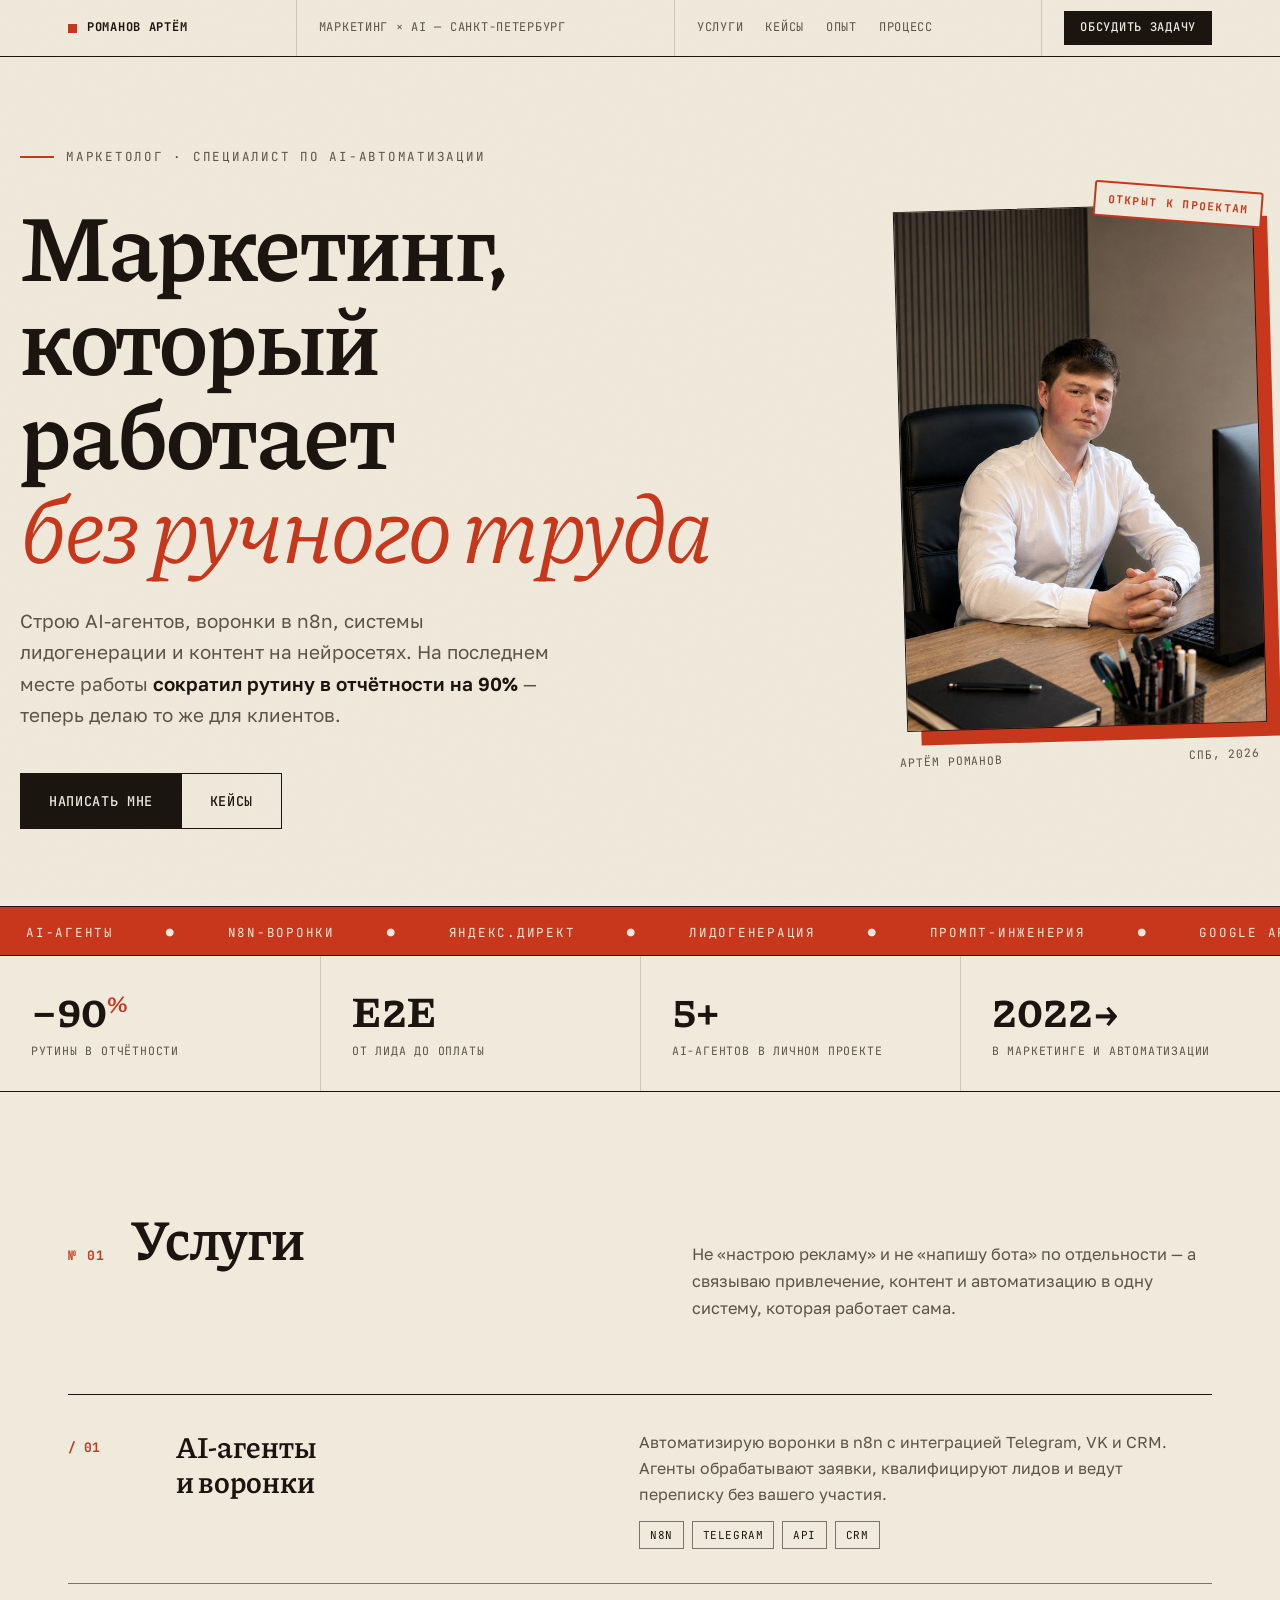
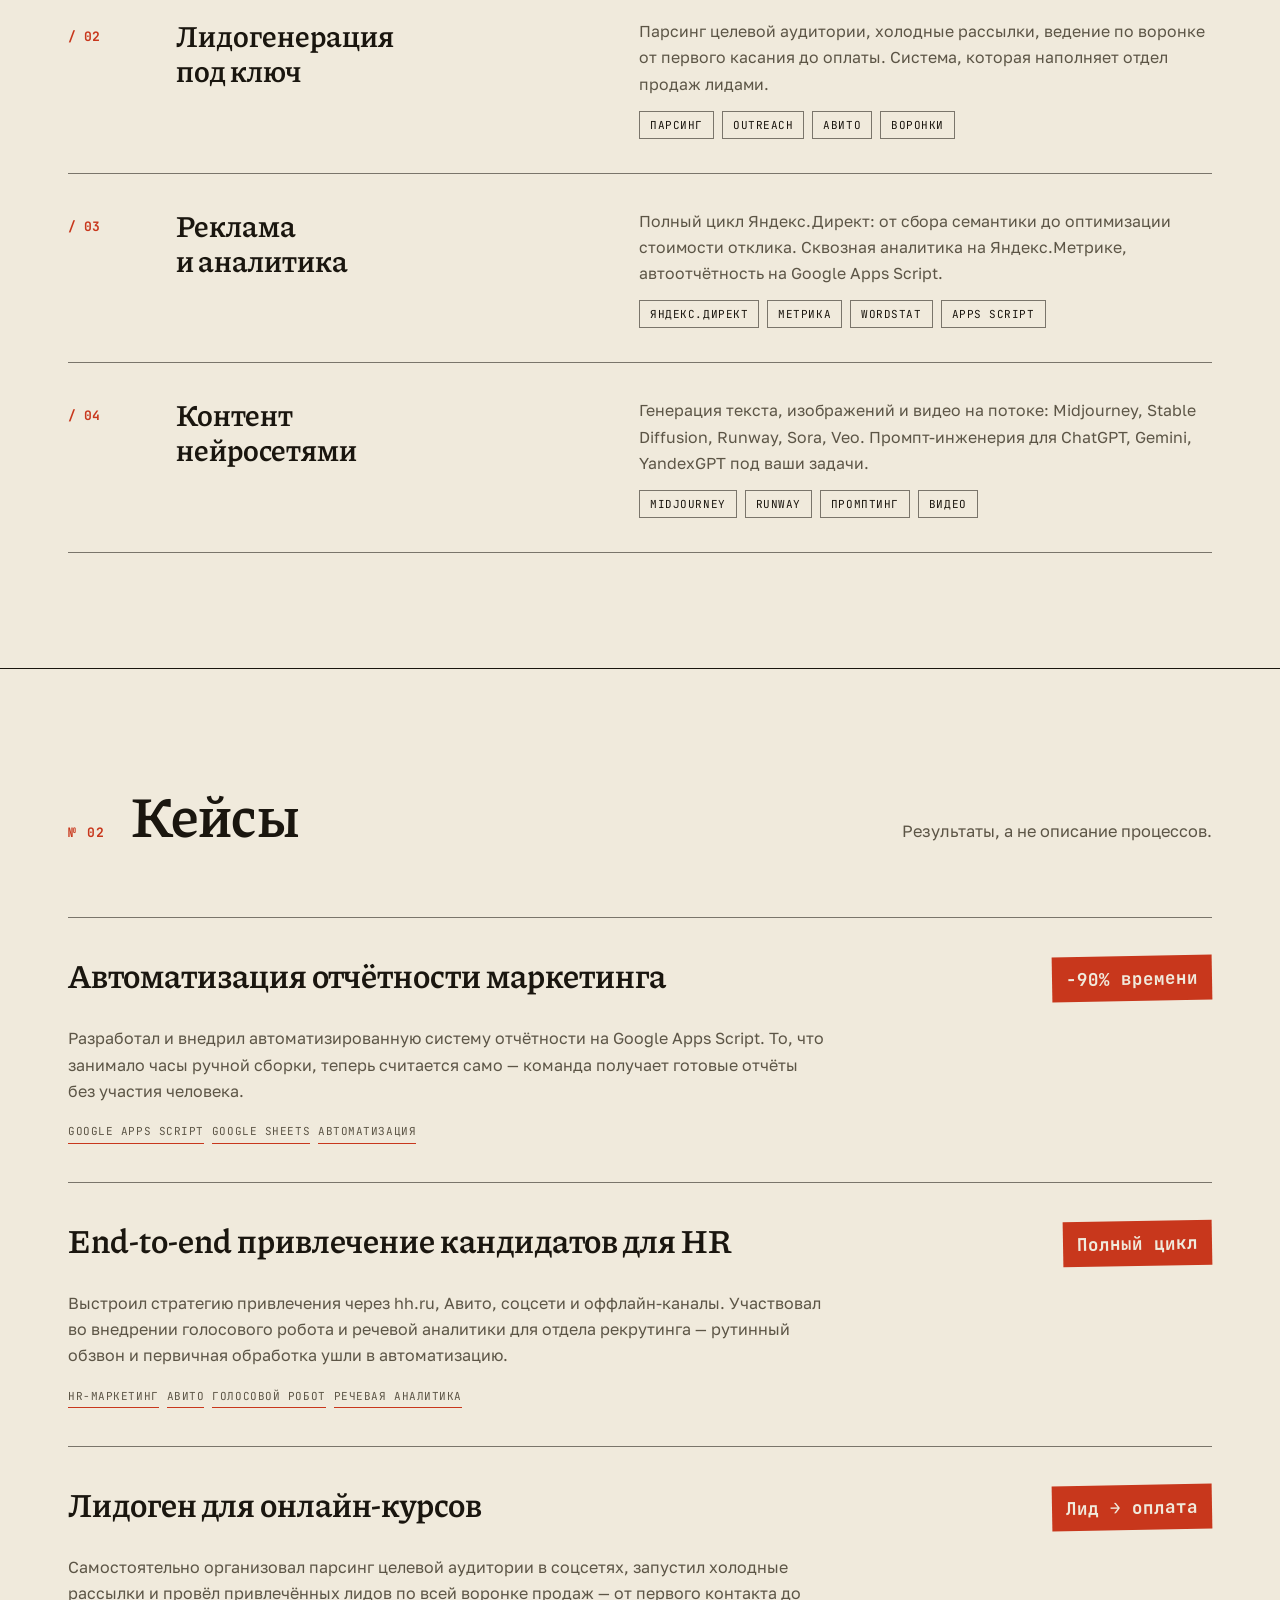
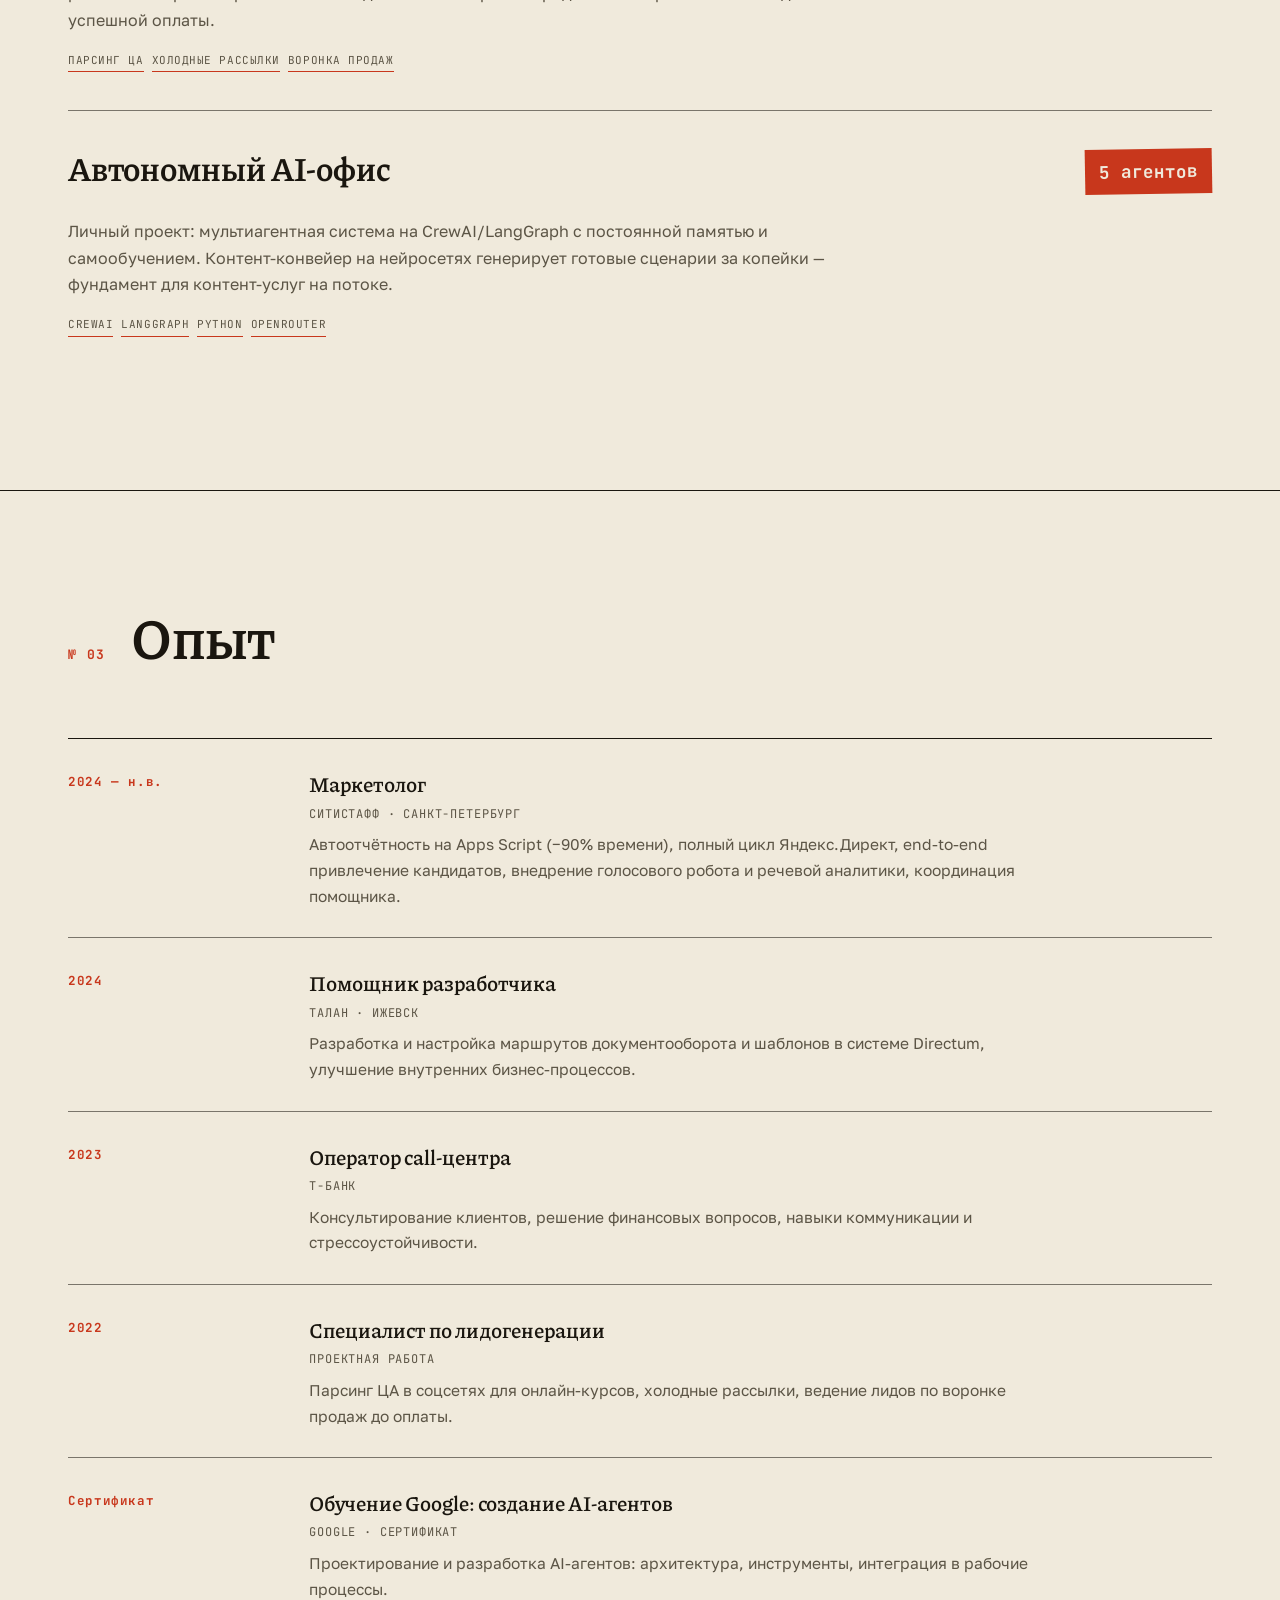
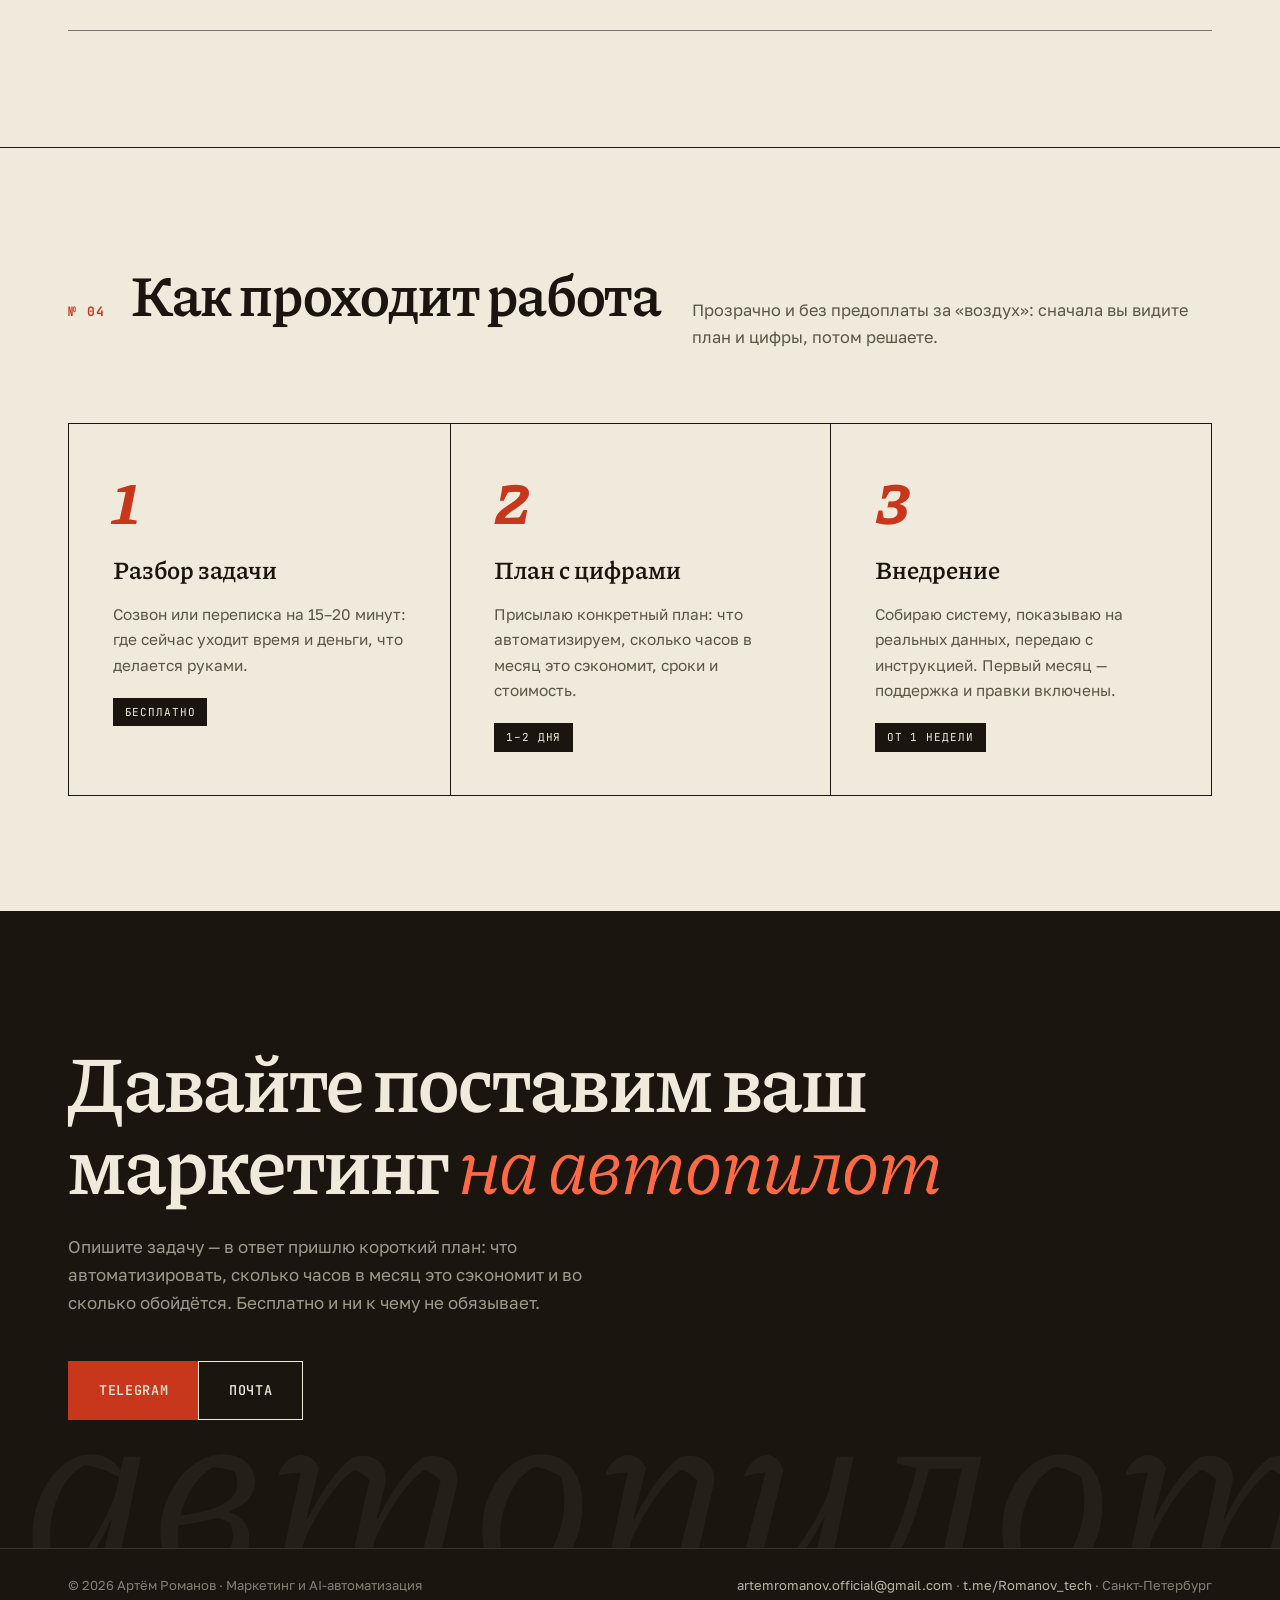
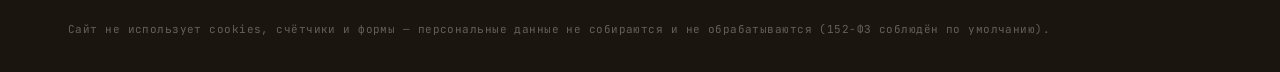
<file: index.html>
<!DOCTYPE html>
<html lang="ru">
<head>
<meta charset="UTF-8">
<meta name="viewport" content="width=device-width, initial-scale=1.0">
<title>Артём Романов — маркетинг и AI-автоматизация</title>
<meta name="description" content="Маркетолог и специалист по AI-автоматизации. Маркетинг на автопилоте: AI-агенты, лидогенерация, реклама, контент нейросетями. Сокращаю рутину до 90%.">
<meta property="og:title" content="Артём Романов — маркетинг × AI-автоматизация">
<meta property="og:description" content="Маркетинг на автопилоте: AI-агенты, лидогенерация, контент нейросетями. Рутина −90%.">
<meta property="og:type" content="website">
<link rel="icon" href="data:image/svg+xml,%3Csvg xmlns='http://www.w3.org/2000/svg' viewBox='0 0 32 32'%3E%3Crect width='32' height='32' fill='%23f0eadc'/%3E%3Crect x='6' y='6' width='20' height='20' fill='%23c8371c'/%3E%3C/svg%3E">
<link rel="preconnect" href="https://fonts.googleapis.com">
<link rel="preconnect" href="https://fonts.gstatic.com" crossorigin>
<link href="https://fonts.googleapis.com/css2?family=Piazzolla:ital,opsz,wght@0,8..30,300..900;1,8..30,300..900&family=Golos+Text:wght@400;500;600&family=JetBrains+Mono:wght@400;500;700&display=swap" rel="stylesheet">
<style>
:root{
  --paper:#f0eadc;
  --paper-2:#e9e2d0;
  --ink:#1a160f;
  --ink-soft:#5c5546;
  --red:#c8371c;
  --red-dark:#a52c15;
  --hair:rgba(26,22,15,.16);
  --hair-strong:rgba(26,22,15,.55);
  --maxw:1240px;
}
*{margin:0;padding:0;box-sizing:border-box}
html{scroll-behavior:smooth}
::selection{background:var(--red);color:var(--paper)}
body{
  background:var(--paper);
  color:var(--ink);
  font-family:'Golos Text',system-ui,sans-serif;
  line-height:1.65;
  overflow-x:hidden;
  -webkit-font-smoothing:antialiased;
}
/* paper grain */
body::after{
  content:"";position:fixed;inset:0;pointer-events:none;z-index:90;opacity:.05;mix-blend-mode:multiply;
  background-image:url("data:image/svg+xml,%3Csvg xmlns='http://www.w3.org/2000/svg' width='140' height='140'%3E%3Cfilter id='n'%3E%3CfeTurbulence type='fractalNoise' baseFrequency='0.85' numOctaves='2'/%3E%3C/filter%3E%3Crect width='100%25' height='100%25' filter='url(%23n)'/%3E%3C/svg%3E");
}
.wrap{max-width:var(--maxw);margin:0 auto;padding:0 clamp(18px,4vw,48px)}
.mono{font-family:'JetBrains Mono',monospace}

a{color:inherit}
h1,h2,h3,.display{font-family:'Piazzolla',serif;font-optical-sizing:auto}

/* ============ TOP BAR ============ */
.topbar{border-bottom:1.5px solid var(--ink);position:sticky;top:0;background:var(--paper);z-index:80}
.topbar .wrap{display:flex;align-items:stretch;justify-content:space-between;min-height:56px}
.topbar .cell{display:flex;align-items:center;font-family:'JetBrains Mono',monospace;font-size:12px;letter-spacing:.06em;text-transform:uppercase}
.topbar .cell+.cell{border-left:1px solid var(--hair);padding-left:22px;margin-left:22px}
.tb-name{font-weight:700}
.tb-name .sq{display:inline-block;width:9px;height:9px;background:var(--red);margin-right:10px}
.tb-links{gap:22px}
.tb-links a{text-decoration:none;color:var(--ink-soft);transition:color .15s}
.tb-links a:hover{color:var(--red)}
.tb-cta{text-decoration:none;background:var(--ink);color:var(--paper)!important;padding:7px 16px;font-weight:500;transition:background .15s}
.tb-cta:hover{background:var(--red)}
@media(max-width:860px){.tb-hide{display:none!important}}

/* ============ HERO ============ */
.hero{border-bottom:1.5px solid var(--ink);position:relative;overflow:hidden}
.hero-grid{display:grid;grid-template-columns:minmax(0,1.5fr) minmax(280px,1fr);gap:clamp(28px,5vw,72px);
  padding:clamp(48px,7vw,104px) 0 clamp(40px,6vw,84px);align-items:center}
@media(max-width:860px){.hero-grid{grid-template-columns:1fr}}
.kicker{font-family:'JetBrains Mono',monospace;font-size:12.5px;letter-spacing:.14em;text-transform:uppercase;
  color:var(--ink-soft);display:flex;align-items:center;gap:12px;margin-bottom:30px}
.kicker::before{content:"";width:34px;height:1.5px;background:var(--red)}
h1{font-size:clamp(2.9rem,7.4vw,6.2rem);font-weight:600;line-height:.99;letter-spacing:-.015em}
h1 em{font-style:italic;font-weight:400;color:var(--red)}
.hero-sub{max-width:540px;margin-top:34px;font-size:clamp(1.02rem,1.6vw,1.18rem);color:var(--ink-soft)}
.hero-sub b{color:var(--ink);font-weight:600}
.hero-cta{display:flex;gap:0;margin-top:42px;flex-wrap:wrap}
.btn{font-family:'JetBrains Mono',monospace;font-size:13.5px;letter-spacing:.05em;text-transform:uppercase;
  text-decoration:none;padding:16px 28px;border:1.5px solid var(--ink);transition:.18s;font-weight:500}
.btn-solid{background:var(--ink);color:var(--paper)}
.btn-solid:hover{background:var(--red);border-color:var(--red)}
.btn-line{margin-left:-1.5px}
.btn-line:hover{background:var(--ink);color:var(--paper)}

/* photo */
.photo-col{position:relative;justify-self:end;width:min(100%,360px)}
@media(max-width:860px){.photo-col{justify-self:start}}
.photo-frame{position:relative;transform:rotate(-1.6deg)}
.photo-frame::before{content:"";position:absolute;inset:0;transform:translate(14px,14px);background:var(--red);z-index:0}
.photo-frame img{position:relative;z-index:1;display:block;width:100%;aspect-ratio:1;object-fit:cover;
  border:1.5px solid var(--ink);filter:saturate(.92) contrast(1.02)}
.photo-cap{font-family:'JetBrains Mono',monospace;font-size:11.5px;letter-spacing:.08em;text-transform:uppercase;
  color:var(--ink-soft);margin-top:22px;display:flex;justify-content:space-between;transform:rotate(-1.6deg)}
.stamp{position:absolute;top:-18px;right:-10px;z-index:2;transform:rotate(6deg);
  font-family:'JetBrains Mono',monospace;font-size:11px;font-weight:700;letter-spacing:.12em;text-transform:uppercase;
  color:var(--red);border:2px solid var(--red);padding:7px 12px;background:var(--paper);border-radius:3px}

/* ============ TICKER ============ */
.ticker{background:var(--red);color:var(--paper);border-bottom:1.5px solid var(--ink);overflow:hidden;
  padding:11px 0;white-space:nowrap}
.ticker-inner{display:inline-block;animation:tick 32s linear infinite;
  font-family:'JetBrains Mono',monospace;font-size:12.5px;letter-spacing:.14em;text-transform:uppercase}
.ticker-inner span{margin:0 26px}
@keyframes tick{from{transform:translateX(0)}to{transform:translateX(-50%)}}
@media(prefers-reduced-motion:reduce){.ticker-inner{animation:none}}

/* ============ FACTS ============ */
.facts{display:grid;grid-template-columns:repeat(4,1fr);border-bottom:1.5px solid var(--ink)}
.fact{padding:30px clamp(16px,2.4vw,34px);border-left:1px solid var(--hair)}
.fact:first-child{border-left:none}
.fact .n{font-family:'Piazzolla',serif;font-weight:700;font-size:clamp(1.7rem,3.4vw,2.7rem);line-height:1.1}
.fact .n sup{color:var(--red);font-size:.55em}
.fact .l{font-family:'JetBrains Mono',monospace;font-size:11.5px;letter-spacing:.07em;text-transform:uppercase;color:var(--ink-soft);margin-top:8px}
@media(max-width:720px){.facts{grid-template-columns:1fr 1fr}.fact:nth-child(3){border-left:none}.fact{border-top:1px solid var(--hair)}.fact:nth-child(-n+2){border-top:none}}

/* ============ SECTIONS ============ */
section{padding:clamp(64px,9vw,120px) 0;border-bottom:1.5px solid var(--ink)}
.sec-head{display:flex;align-items:baseline;gap:26px;margin-bottom:clamp(40px,6vw,72px);flex-wrap:wrap}
.sec-no{font-family:'JetBrains Mono',monospace;font-size:13px;letter-spacing:.1em;color:var(--red);font-weight:700;white-space:nowrap}
.sec-title{font-size:clamp(2rem,4.6vw,3.6rem);font-weight:600;letter-spacing:-.01em;line-height:1.05;max-width:820px}
.sec-note{font-size:1.02rem;color:var(--ink-soft);max-width:520px;margin-left:auto}
@media(max-width:860px){.sec-note{margin-left:0}}

/* services — numbered ledger rows */
.serv-list{border-top:1.5px solid var(--ink)}
.serv{display:grid;grid-template-columns:70px minmax(0,1fr) minmax(0,1.35fr);gap:clamp(16px,3vw,44px);
  padding:34px 0;border-bottom:1px solid var(--hair-strong);position:relative;transition:.2s}
.serv:hover{background:var(--paper-2)}
.serv::before{content:"";position:absolute;left:0;top:0;bottom:0;width:0;background:var(--red);transition:width .2s}
.serv:hover::before{width:5px}
.serv .idx{font-family:'JetBrains Mono',monospace;font-size:13px;color:var(--red);font-weight:700;padding-top:8px}
.serv h3{font-size:clamp(1.35rem,2.6vw,1.9rem);font-weight:600;line-height:1.15}
.serv .desc{color:var(--ink-soft);font-size:.99rem}
.serv .tags{margin-top:14px;display:flex;flex-wrap:wrap;gap:8px}
.serv .tags span{font-family:'JetBrains Mono',monospace;font-size:11px;letter-spacing:.05em;text-transform:uppercase;
  border:1px solid var(--hair-strong);padding:4px 10px}
@media(max-width:820px){.serv{grid-template-columns:1fr;gap:12px;padding:28px 0}.serv .idx{padding-top:0}.serv h3 br{display:none}}

/* cases */
.case{display:grid;grid-template-columns:minmax(0,1fr) auto;gap:18px clamp(20px,4vw,60px);
  padding:38px 0;border-top:1px solid var(--hair-strong);align-items:start}
.case:first-of-type{border-top:1.5px solid var(--ink)}
.case h3{font-size:clamp(1.4rem,3vw,2.1rem);font-weight:600;line-height:1.12}
.case .metric{font-family:'JetBrains Mono',monospace;font-size:clamp(.95rem,1.6vw,1.1rem);font-weight:700;
  color:var(--paper);background:var(--red);padding:8px 14px;white-space:nowrap;transform:rotate(-1deg)}
.case p{color:var(--ink-soft);max-width:760px;margin-top:6px;grid-column:1/-1}
.case .stack{grid-column:1/-1;display:flex;flex-wrap:wrap;gap:8px}
.case .stack span{font-family:'JetBrains Mono',monospace;font-size:11px;letter-spacing:.05em;text-transform:uppercase;
  color:var(--ink-soft);border-bottom:1.5px solid var(--red);padding-bottom:2px}
@media(max-width:640px){.case{grid-template-columns:1fr}.case .metric{justify-self:start}}

/* experience — ledger table */
.exp{border-top:1.5px solid var(--ink)}
.exp-row{display:grid;grid-template-columns:190px minmax(0,1fr);gap:14px clamp(20px,4vw,56px);
  padding:28px 0;border-bottom:1px solid var(--hair-strong)}
.exp-row .when{font-family:'JetBrains Mono',monospace;font-size:12.5px;letter-spacing:.05em;color:var(--red);font-weight:700;padding-top:5px}
.exp-row .role{font-family:'Piazzolla',serif;font-size:1.3rem;font-weight:600}
.exp-row .where{font-family:'JetBrains Mono',monospace;font-size:12px;text-transform:uppercase;letter-spacing:.07em;color:var(--ink-soft);margin:3px 0 8px}
.exp-row p{color:var(--ink-soft);font-size:.97rem;max-width:720px}
@media(max-width:640px){.exp-row{grid-template-columns:1fr}}

/* process steps */
.steps{display:grid;grid-template-columns:repeat(3,1fr);gap:0;border:1.5px solid var(--ink)}
.step{padding:clamp(26px,3.4vw,44px);position:relative}
.step+.step{border-left:1.5px solid var(--ink)}
.step-n{font-family:'Piazzolla',serif;font-style:italic;font-weight:700;font-size:clamp(2.6rem,5vw,4rem);
  color:var(--red);line-height:1;margin-bottom:18px}
.step h3{font-size:clamp(1.2rem,2.2vw,1.55rem);font-weight:600;margin-bottom:12px}
.step p{color:var(--ink-soft);font-size:.96rem}
.step-tag{font-family:'JetBrains Mono',monospace;font-size:11px;letter-spacing:.08em;text-transform:uppercase;
  margin-top:20px;display:inline-block;background:var(--ink);color:var(--paper);padding:5px 12px}
@media(max-width:820px){.steps{grid-template-columns:1fr}.step+.step{border-left:none;border-top:1.5px solid var(--ink)}}

/* ============ CONTACT (ink block) ============ */
.contact{background:var(--ink);color:var(--paper);padding:clamp(70px,10vw,130px) 0;border-bottom:none;position:relative;overflow:hidden}
.contact .big{font-family:'Piazzolla',serif;font-size:clamp(2.4rem,6.4vw,5rem);font-weight:600;line-height:1.02;letter-spacing:-.015em;max-width:900px}
.contact .big em{font-style:italic;font-weight:400;color:#ff6a45}
.contact p{color:rgba(240,234,220,.62);margin:30px 0 44px;max-width:520px;font-size:1.06rem}
.c-links{display:flex;flex-wrap:wrap;gap:0}
.c-btn{font-family:'JetBrains Mono',monospace;font-size:13.5px;letter-spacing:.05em;text-transform:uppercase;font-weight:500;
  text-decoration:none;padding:17px 30px;border:1.5px solid var(--paper);transition:.18s}
.c-btn+.c-btn{margin-left:-1.5px}
.c-btn-solid{background:var(--red);border-color:var(--red);color:var(--paper)}
.c-btn-solid:hover{background:#ff6a45;border-color:#ff6a45}
.c-btn-line{color:var(--paper)}
.c-btn-line:hover{background:var(--paper);color:var(--ink)}
.contact .ghost{position:absolute;right:-40px;bottom:-58px;font-family:'Piazzolla',serif;font-style:italic;
  font-size:clamp(8rem,20vw,17rem);color:rgba(240,234,220,.05);pointer-events:none;line-height:1;white-space:nowrap}

/* footer */
footer{background:var(--ink);color:rgba(240,234,220,.5);padding:26px 0 34px;font-size:13px;border-top:1px solid rgba(240,234,220,.14)}
footer .wrap{display:flex;justify-content:space-between;gap:14px;flex-wrap:wrap}
footer a{color:rgba(240,234,220,.75);text-decoration:none}
footer a:hover{color:#ff6a45}
footer .legal{font-family:'JetBrains Mono',monospace;font-size:11px;letter-spacing:.04em;width:100%;margin-top:10px;color:rgba(240,234,220,.35)}

/* reveal */
.js .rv{opacity:0;transform:translateY(18px);transition:opacity .7s ease,transform .7s cubic-bezier(.2,.7,.2,1)}
.js .rv.in{opacity:1;transform:none}
@media(prefers-reduced-motion:reduce){.js .rv{opacity:1;transform:none;transition:none}}
</style>
</head>
<body>

<div class="topbar">
  <div class="wrap">
    <div class="cell tb-name"><span class="sq"></span>Романов&nbsp;Артём</div>
    <div class="cell tb-hide" style="color:var(--ink-soft)">Маркетинг&nbsp;×&nbsp;AI&nbsp;— Санкт-Петербург</div>
    <div class="cell tb-links tb-hide">
      <a href="#services">Услуги</a>
      <a href="#cases">Кейсы</a>
      <a href="#experience">Опыт</a>
      <a href="#process">Процесс</a>
    </div>
    <div class="cell"><a href="#contact" class="tb-cta">Обсудить задачу</a></div>
  </div>
</div>

<header class="hero">
  <div class="wrap hero-grid">
    <div>
      <div class="kicker rv">Маркетолог · специалист по AI-автоматизации</div>
      <h1 class="rv">Маркетинг,<br>который работает<br><em>без ручного труда</em></h1>
      <p class="hero-sub rv">Строю AI-агентов, воронки в n8n, системы лидогенерации и контент на нейросетях. На последнем месте работы <b>сократил рутину в отчётности на 90%</b> — теперь делаю то же для клиентов.</p>
      <div class="hero-cta rv">
        <a href="#contact" class="btn btn-solid">Написать мне</a>
        <a href="#cases" class="btn btn-line">Кейсы</a>
      </div>
    </div>
    <div class="photo-col rv">
      <div class="photo-frame">
        <div class="stamp">Открыт к проектам</div>
        <img src="photo.jpg" alt="Артём Романов" width="520" height="520">
      </div>
      <div class="photo-cap"><span>Артём Романов</span><span>СПб, 2026</span></div>
    </div>
  </div>
</header>

<div class="ticker" aria-hidden="true">
  <div class="ticker-inner">
    <span>AI-агенты</span><span>●</span><span>n8n-воронки</span><span>●</span><span>Яндекс.Директ</span><span>●</span><span>Лидогенерация</span><span>●</span><span>Промпт-инженерия</span><span>●</span><span>Google Apps Script</span><span>●</span><span>Контент нейросетями</span><span>●</span><span>HR-маркетинг</span><span>●</span>
    <span>AI-агенты</span><span>●</span><span>n8n-воронки</span><span>●</span><span>Яндекс.Директ</span><span>●</span><span>Лидогенерация</span><span>●</span><span>Промпт-инженерия</span><span>●</span><span>Google Apps Script</span><span>●</span><span>Контент нейросетями</span><span>●</span><span>HR-маркетинг</span><span>●</span>
  </div>
</div>

<div class="facts wrap-full">
  <div class="wrap" style="display:contents">
    <div class="fact rv"><div class="n">−90<sup>%</sup></div><div class="l">рутины в отчётности</div></div>
    <div class="fact rv"><div class="n">E2E</div><div class="l">от лида до оплаты</div></div>
    <div class="fact rv"><div class="n">5+</div><div class="l">AI-агентов в личном проекте</div></div>
    <div class="fact rv"><div class="n">2022→</div><div class="l">в маркетинге и автоматизации</div></div>
  </div>
</div>

<section id="services">
  <div class="wrap">
    <div class="sec-head rv">
      <div class="sec-no">№ 01</div>
      <h2 class="sec-title">Услуги</h2>
      <p class="sec-note">Не «настрою рекламу» и не «напишу бота» по отдельности — а связываю привлечение, контент и автоматизацию в одну систему, которая работает сама.</p>
    </div>
    <div class="serv-list">
      <div class="serv rv">
        <div class="idx">/ 01</div>
        <h3>AI-агенты<br>и воронки</h3>
        <div>
          <p class="desc">Автоматизирую воронки в n8n с интеграцией Telegram, VK и CRM. Агенты обрабатывают заявки, квалифицируют лидов и ведут переписку без вашего участия.</p>
          <div class="tags"><span>n8n</span><span>Telegram</span><span>API</span><span>CRM</span></div>
        </div>
      </div>
      <div class="serv rv">
        <div class="idx">/ 02</div>
        <h3>Лидогенерация<br>под ключ</h3>
        <div>
          <p class="desc">Парсинг целевой аудитории, холодные рассылки, ведение по воронке от первого касания до оплаты. Система, которая наполняет отдел продаж лидами.</p>
          <div class="tags"><span>Парсинг</span><span>Outreach</span><span>Авито</span><span>Воронки</span></div>
        </div>
      </div>
      <div class="serv rv">
        <div class="idx">/ 03</div>
        <h3>Реклама<br>и аналитика</h3>
        <div>
          <p class="desc">Полный цикл Яндекс.Директ: от сбора семантики до оптимизации стоимости отклика. Сквозная аналитика на Яндекс.Метрике, автоотчётность на Google Apps Script.</p>
          <div class="tags"><span>Яндекс.Директ</span><span>Метрика</span><span>Wordstat</span><span>Apps Script</span></div>
        </div>
      </div>
      <div class="serv rv">
        <div class="idx">/ 04</div>
        <h3>Контент<br>нейросетями</h3>
        <div>
          <p class="desc">Генерация текста, изображений и видео на потоке: Midjourney, Stable Diffusion, Runway, Sora, Veo. Промпт-инженерия для ChatGPT, Gemini, YandexGPT под ваши задачи.</p>
          <div class="tags"><span>Midjourney</span><span>Runway</span><span>Промптинг</span><span>Видео</span></div>
        </div>
      </div>
    </div>
  </div>
</section>

<section id="cases">
  <div class="wrap">
    <div class="sec-head rv">
      <div class="sec-no">№ 02</div>
      <h2 class="sec-title">Кейсы</h2>
      <p class="sec-note">Результаты, а не описание процессов.</p>
    </div>

    <div class="case rv">
      <h3>Автоматизация отчётности маркетинга</h3>
      <div class="metric">−90% времени</div>
      <p>Разработал и внедрил автоматизированную систему отчётности на Google Apps Script. То, что занимало часы ручной сборки, теперь считается само — команда получает готовые отчёты без участия человека.</p>
      <div class="stack"><span>Google Apps Script</span><span>Google Sheets</span><span>Автоматизация</span></div>
    </div>

    <div class="case rv">
      <h3>End-to-end привлечение кандидатов для HR</h3>
      <div class="metric">Полный цикл</div>
      <p>Выстроил стратегию привлечения через hh.ru, Авито, соцсети и оффлайн-каналы. Участвовал во внедрении голосового робота и речевой аналитики для отдела рекрутинга — рутинный обзвон и первичная обработка ушли в автоматизацию.</p>
      <div class="stack"><span>HR-маркетинг</span><span>Авито</span><span>Голосовой робот</span><span>Речевая аналитика</span></div>
    </div>

    <div class="case rv">
      <h3>Лидоген для онлайн-курсов</h3>
      <div class="metric">Лид → оплата</div>
      <p>Самостоятельно организовал парсинг целевой аудитории в соцсетях, запустил холодные рассылки и провёл привлечённых лидов по всей воронке продаж — от первого контакта до успешной оплаты.</p>
      <div class="stack"><span>Парсинг ЦА</span><span>Холодные рассылки</span><span>Воронка продаж</span></div>
    </div>

    <div class="case rv">
      <h3>Автономный AI-офис</h3>
      <div class="metric">5 агентов</div>
      <p>Личный проект: мультиагентная система на CrewAI/LangGraph с постоянной памятью и самообучением. Контент-конвейер на нейросетях генерирует готовые сценарии за копейки — фундамент для контент-услуг на потоке.</p>
      <div class="stack"><span>CrewAI</span><span>LangGraph</span><span>Python</span><span>OpenRouter</span></div>
    </div>
  </div>
</section>

<section id="experience">
  <div class="wrap">
    <div class="sec-head rv">
      <div class="sec-no">№ 03</div>
      <h2 class="sec-title">Опыт</h2>
    </div>
    <div class="exp">
      <div class="exp-row rv">
        <div class="when">2024 — н.в.</div>
        <div>
          <div class="role">Маркетолог</div>
          <div class="where">Ситистафф · Санкт-Петербург</div>
          <p>Автоотчётность на Apps Script (−90% времени), полный цикл Яндекс.Директ, end-to-end привлечение кандидатов, внедрение голосового робота и речевой аналитики, координация помощника.</p>
        </div>
      </div>
      <div class="exp-row rv">
        <div class="when">2024</div>
        <div>
          <div class="role">Помощник разработчика</div>
          <div class="where">Талан · Ижевск</div>
          <p>Разработка и настройка маршрутов документооборота и шаблонов в системе Directum, улучшение внутренних бизнес-процессов.</p>
        </div>
      </div>
      <div class="exp-row rv">
        <div class="when">2023</div>
        <div>
          <div class="role">Оператор call-центра</div>
          <div class="where">Т-Банк</div>
          <p>Консультирование клиентов, решение финансовых вопросов, навыки коммуникации и стрессоустойчивости.</p>
        </div>
      </div>
      <div class="exp-row rv">
        <div class="when">2022</div>
        <div>
          <div class="role">Специалист по лидогенерации</div>
          <div class="where">Проектная работа</div>
          <p>Парсинг ЦА в соцсетях для онлайн-курсов, холодные рассылки, ведение лидов по воронке продаж до оплаты.</p>
        </div>
      </div>
      <div class="exp-row rv">
        <div class="when">Сертификат</div>
        <div>
          <div class="role">Обучение Google: создание AI-агентов</div>
          <div class="where">Google · сертификат</div>
          <p>Проектирование и разработка AI-агентов: архитектура, инструменты, интеграция в рабочие процессы.</p>
        </div>
      </div>
    </div>
  </div>
</section>

<section id="process">
  <div class="wrap">
    <div class="sec-head rv">
      <div class="sec-no">№ 04</div>
      <h2 class="sec-title">Как проходит работа</h2>
      <p class="sec-note">Прозрачно и без предоплаты за «воздух»: сначала вы видите план и цифры, потом решаете.</p>
    </div>
    <div class="steps">
      <div class="step rv">
        <div class="step-n">1</div>
        <h3>Разбор задачи</h3>
        <p>Созвон или переписка на 15–20 минут: где сейчас уходит время и деньги, что делается руками.</p>
        <div class="step-tag">Бесплатно</div>
      </div>
      <div class="step rv">
        <div class="step-n">2</div>
        <h3>План с цифрами</h3>
        <p>Присылаю конкретный план: что автоматизируем, сколько часов в месяц это сэкономит, сроки и стоимость.</p>
        <div class="step-tag">1–2 дня</div>
      </div>
      <div class="step rv">
        <div class="step-n">3</div>
        <h3>Внедрение</h3>
        <p>Собираю систему, показываю на реальных данных, передаю с инструкцией. Первый месяц — поддержка и правки включены.</p>
        <div class="step-tag">От 1 недели</div>
      </div>
    </div>
  </div>
</section>

<section class="contact" id="contact">
  <div class="wrap">
    <div class="big rv">Давайте поставим ваш маркетинг <em>на автопилот</em></div>
    <p class="rv">Опишите задачу — в ответ пришлю короткий план: что автоматизировать, сколько часов в месяц это сэкономит и во сколько обойдётся. Бесплатно и ни к чему не обязывает.</p>
    <div class="c-links rv">
      <a href="https://t.me/Romanov_tech" class="c-btn c-btn-solid">Telegram</a>
      <a href="mailto:artemromanov.official@gmail.com" class="c-btn c-btn-line">Почта</a>
    </div>
  </div>
  <div class="ghost">автопилот</div>
</section>

<footer>
  <div class="wrap">
    <div>© <span id="yr"></span> Артём Романов · Маркетинг и AI-автоматизация</div>
    <div><a href="mailto:artemromanov.official@gmail.com">artemromanov.official@gmail.com</a> · <a href="https://t.me/Romanov_tech">t.me/Romanov_tech</a> · Санкт-Петербург</div>
    <div class="legal">Сайт не использует cookies, счётчики и формы — персональные данные не собираются и не обрабатываются (152-ФЗ соблюдён по умолчанию).</div>
  </div>
</footer>

<script>
document.getElementById('yr').textContent = new Date().getFullYear();
if('IntersectionObserver' in window){
  document.body.classList.add('js');
  const io = new IntersectionObserver((es)=>{
    es.forEach(e=>{ if(e.isIntersecting){ e.target.classList.add('in'); io.unobserve(e.target);} });
  },{threshold:.1,rootMargin:'0px 0px -6% 0px'});
  document.querySelectorAll('.rv').forEach((el,i)=>{
    el.style.transitionDelay = (i%4*70)+'ms';
    io.observe(el);
  });
  setTimeout(()=>document.querySelectorAll('.rv:not(.in)').forEach(el=>el.classList.add('in')),2200);
}
</script>
</body>
</html>
</file>
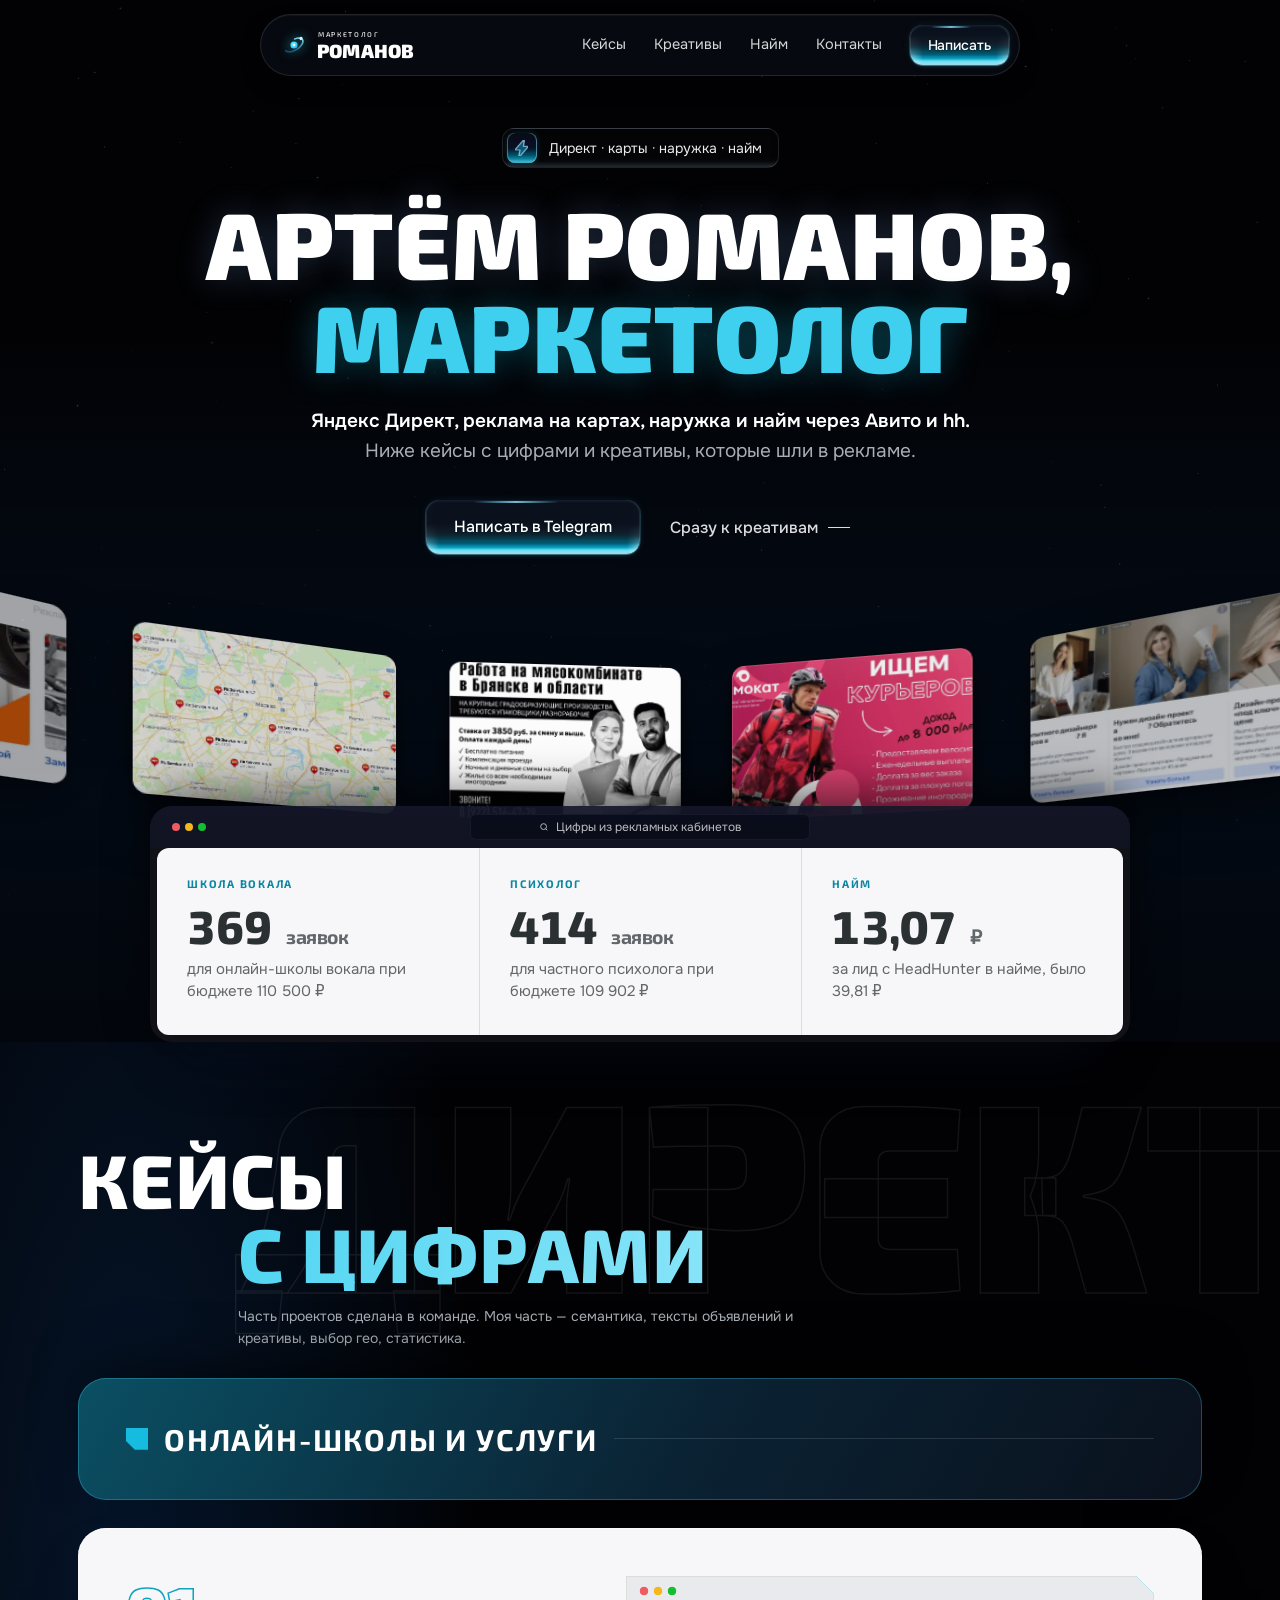
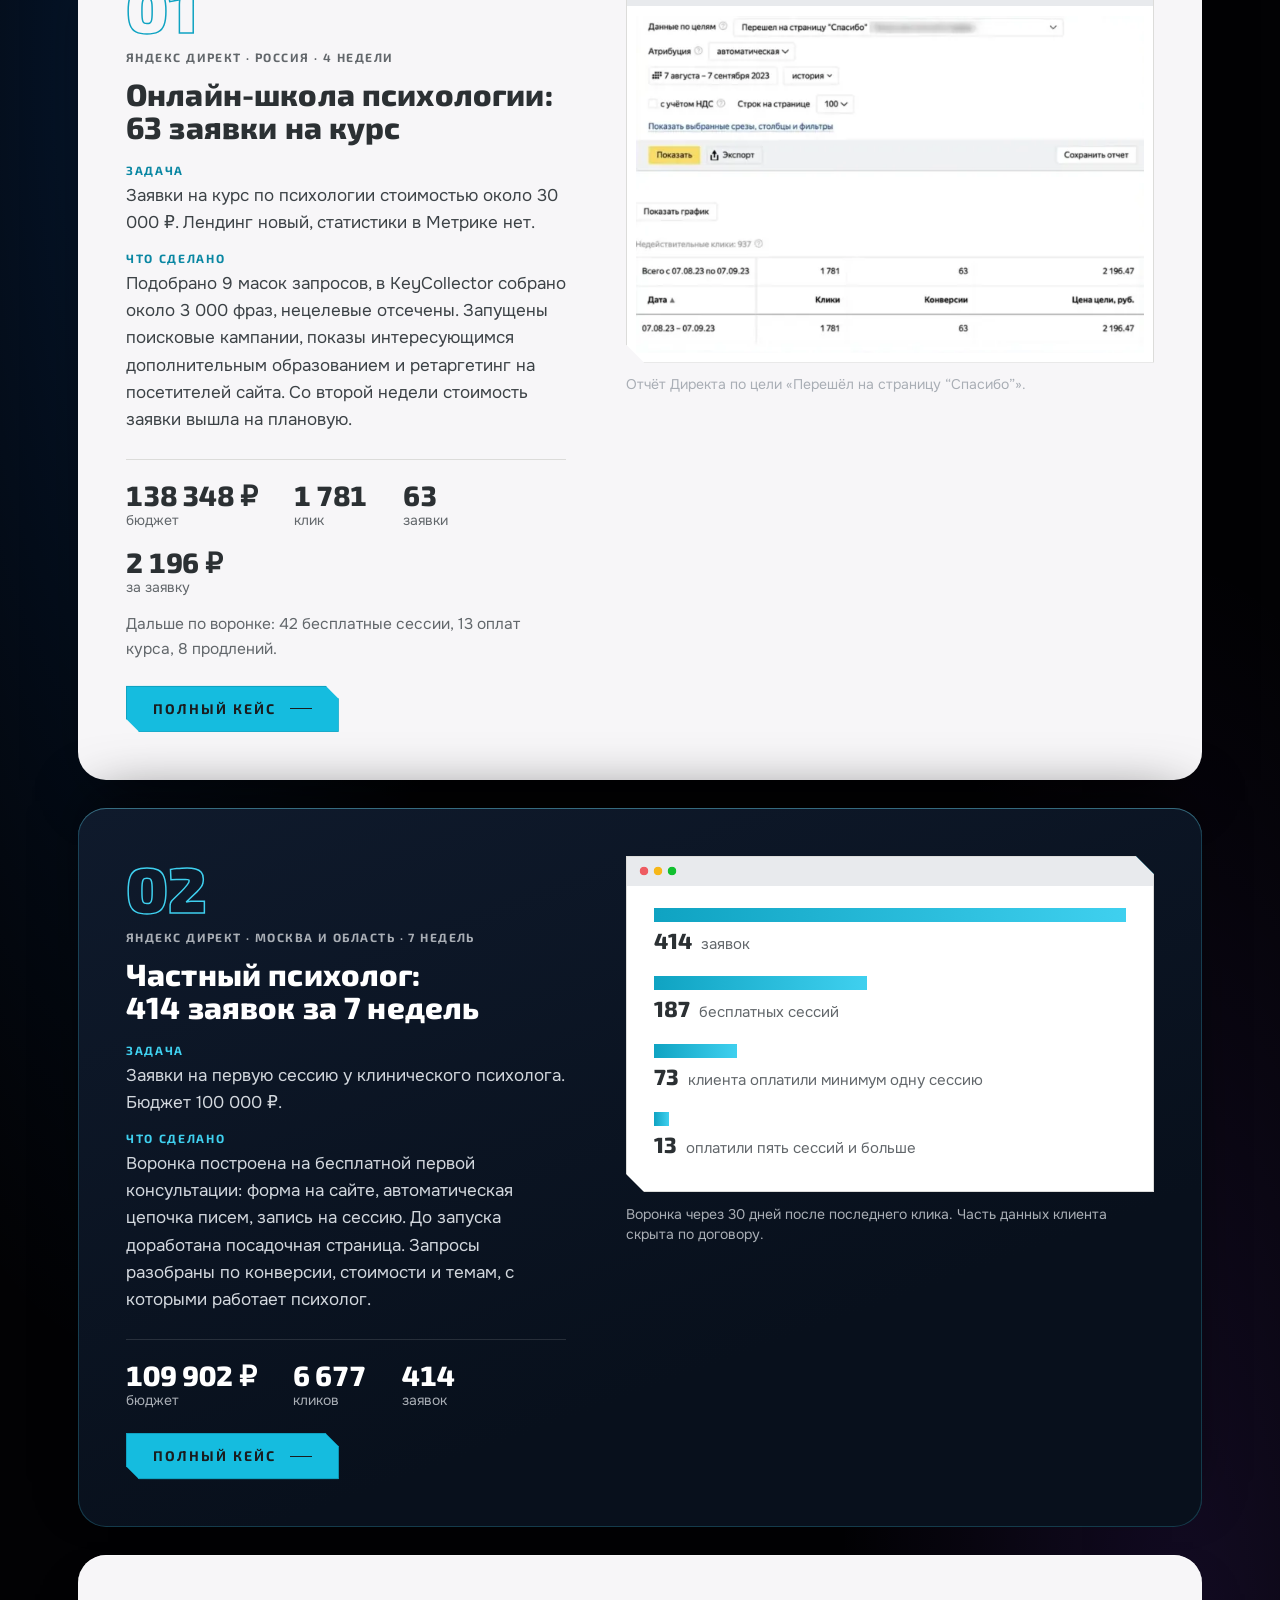
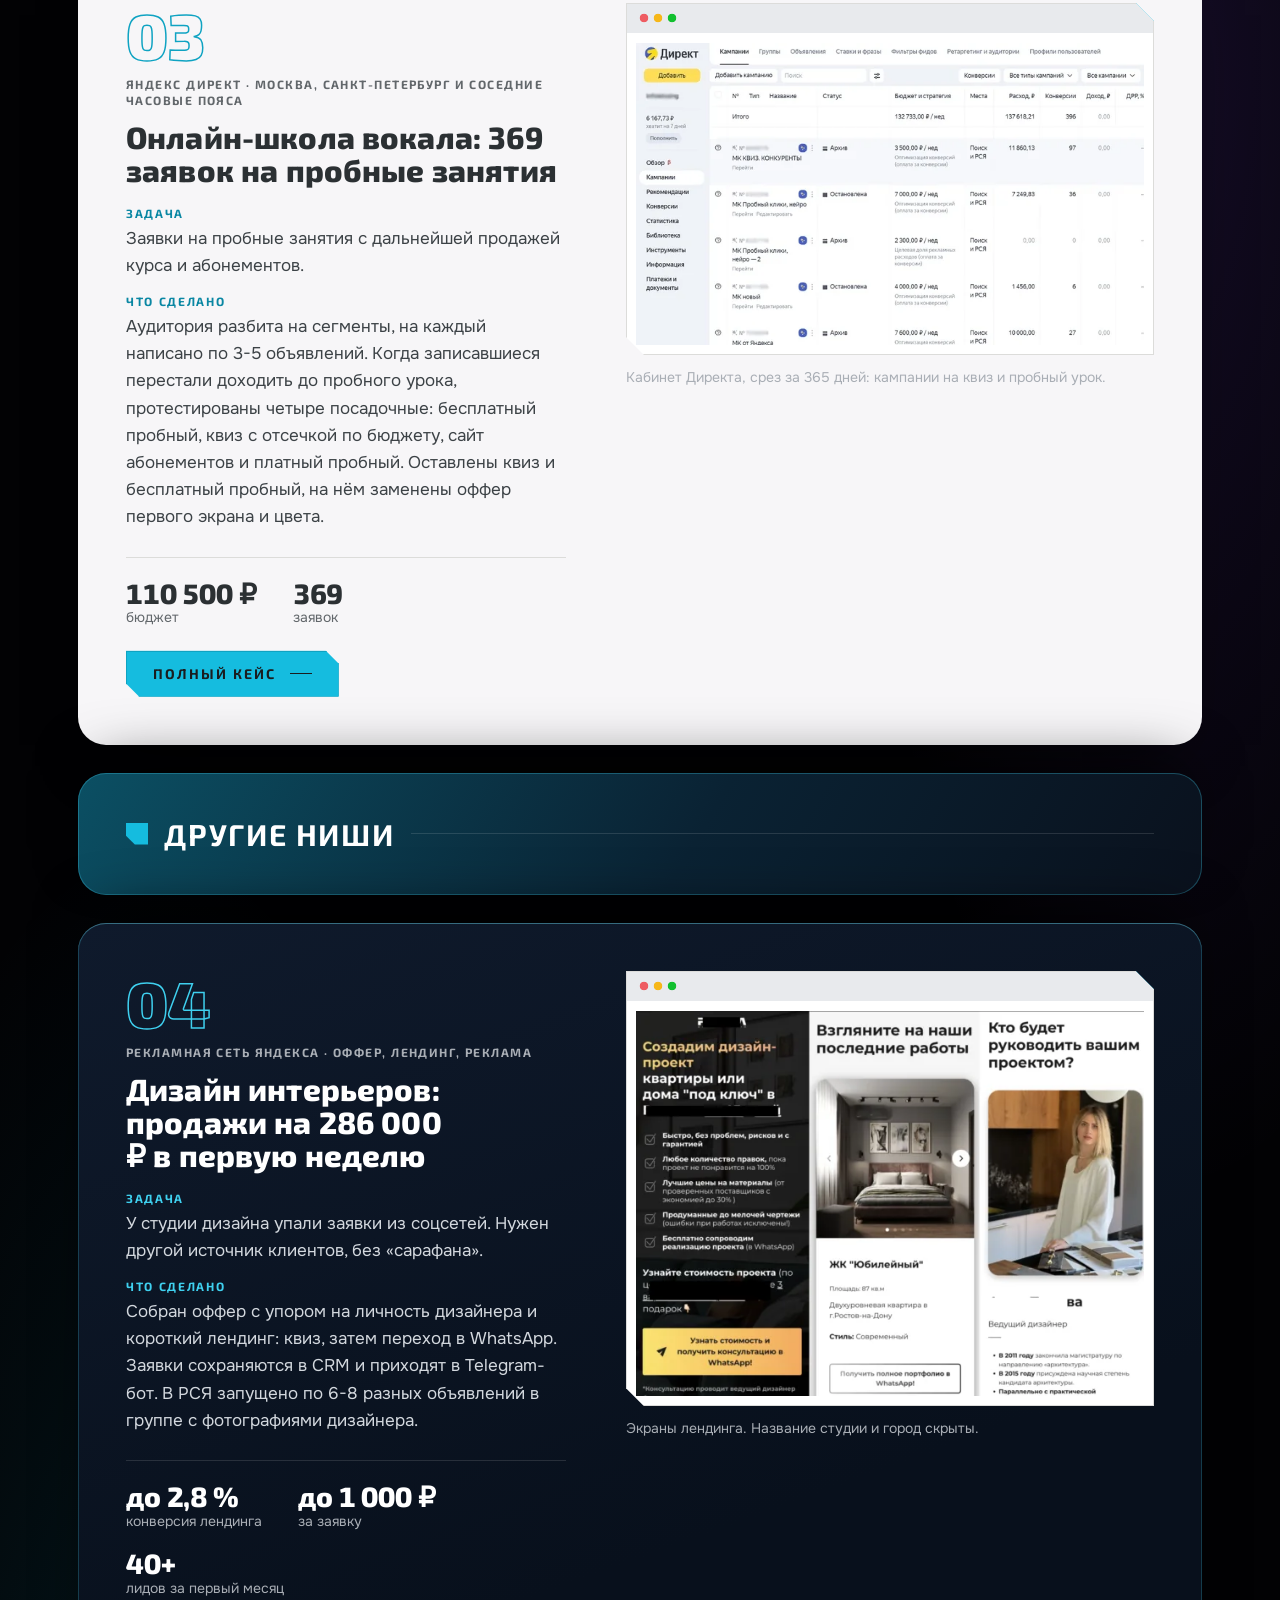
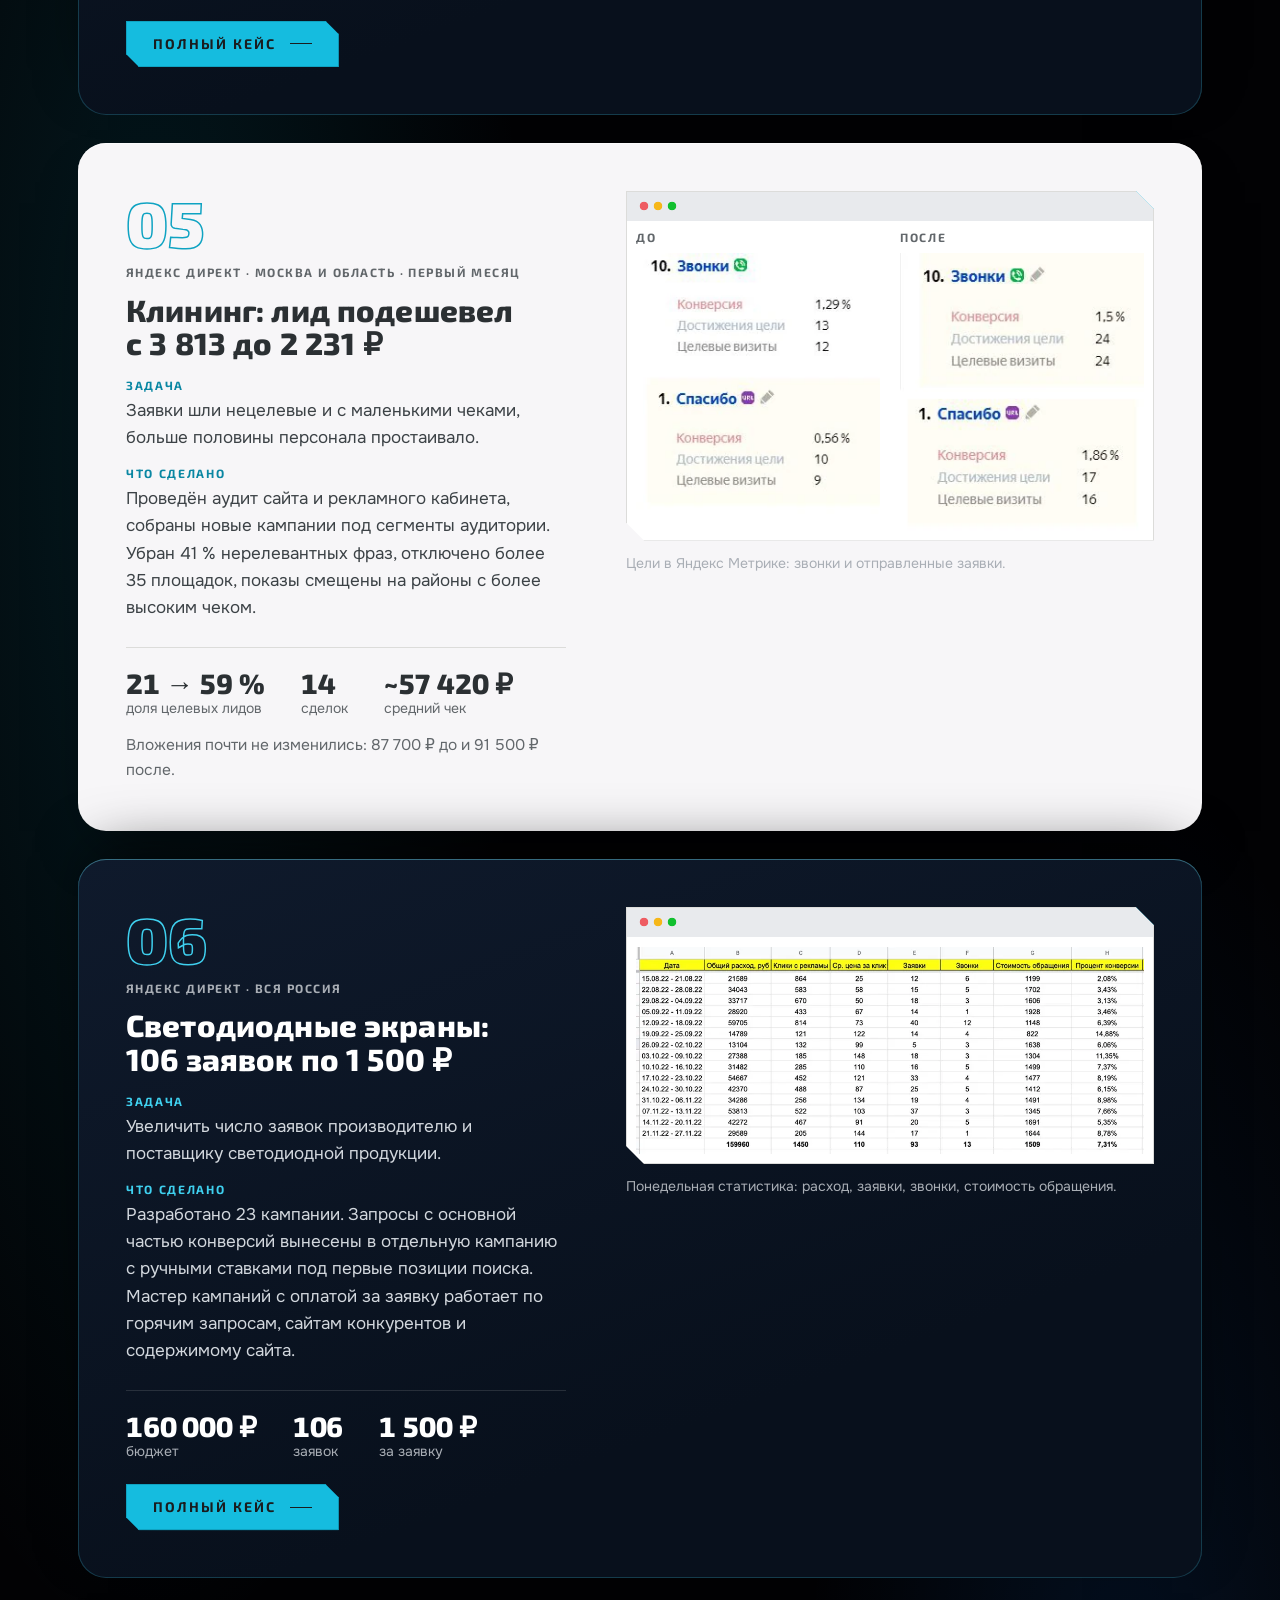
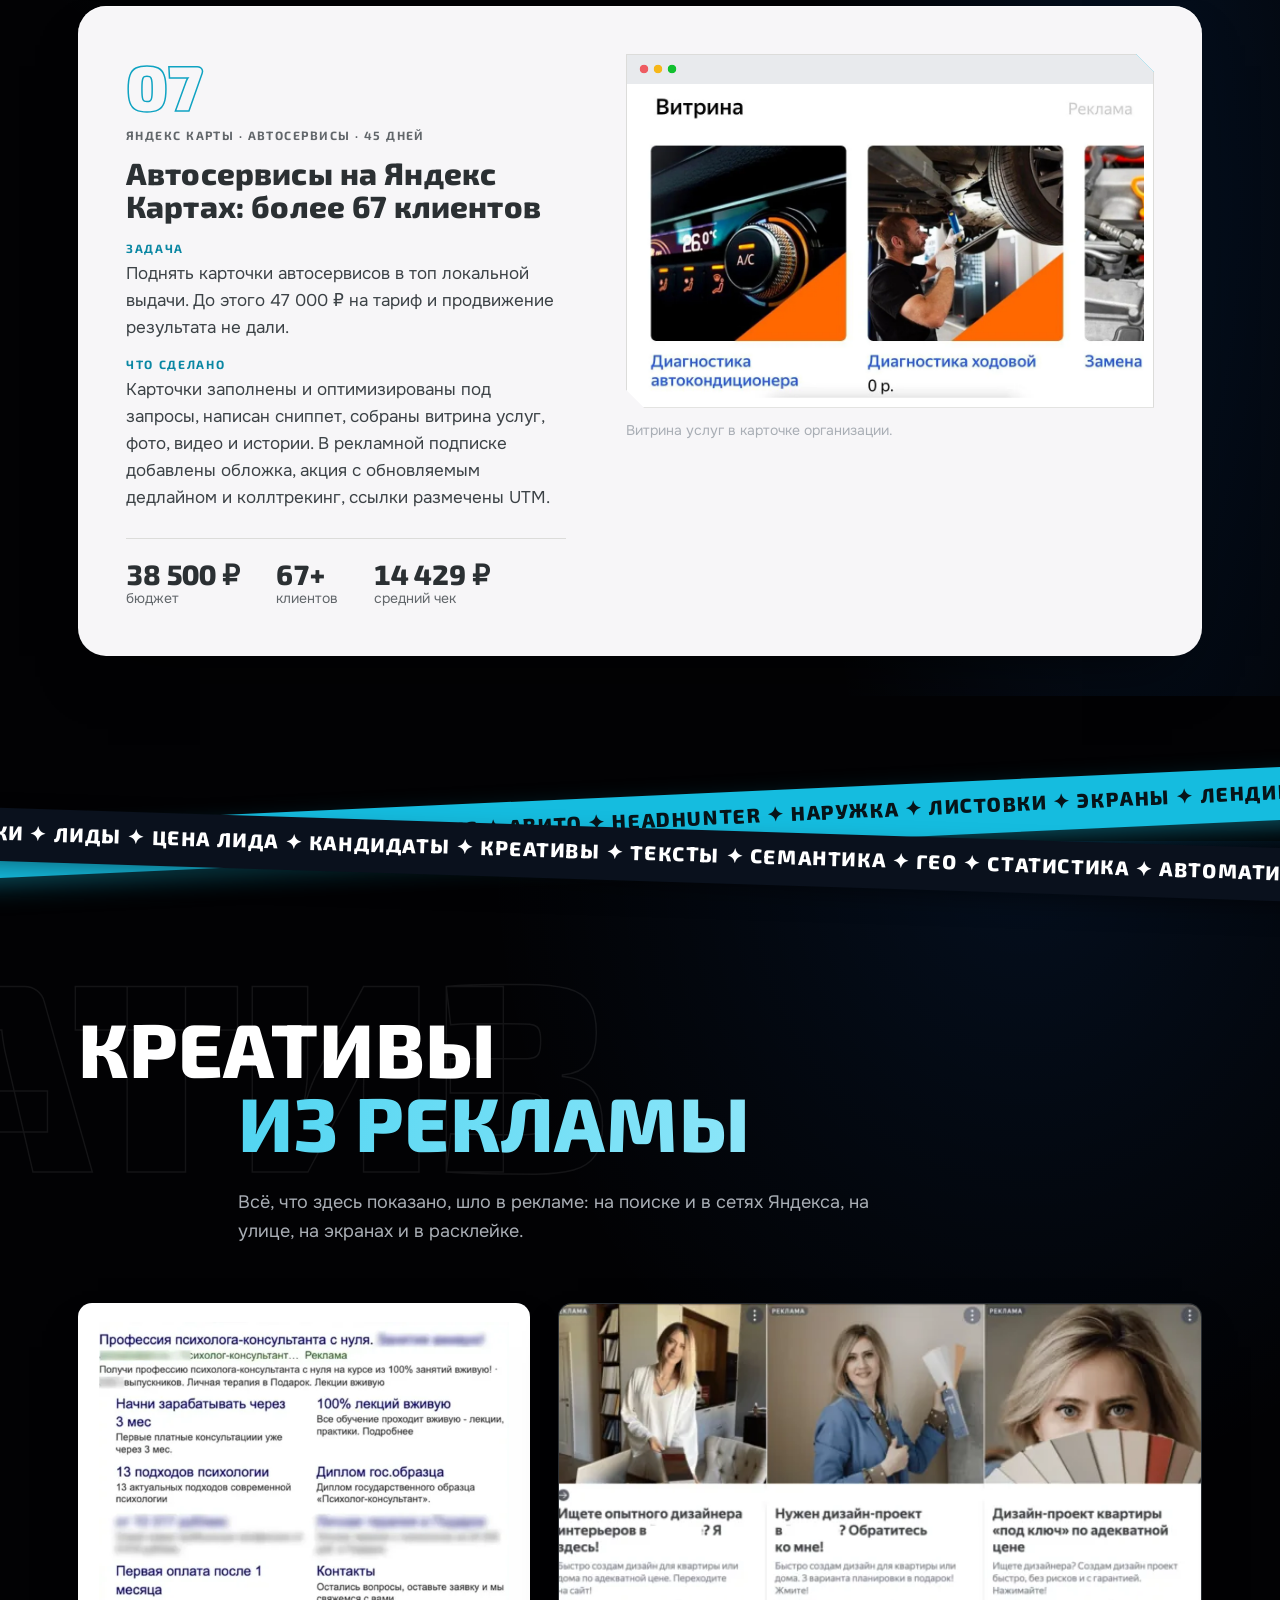
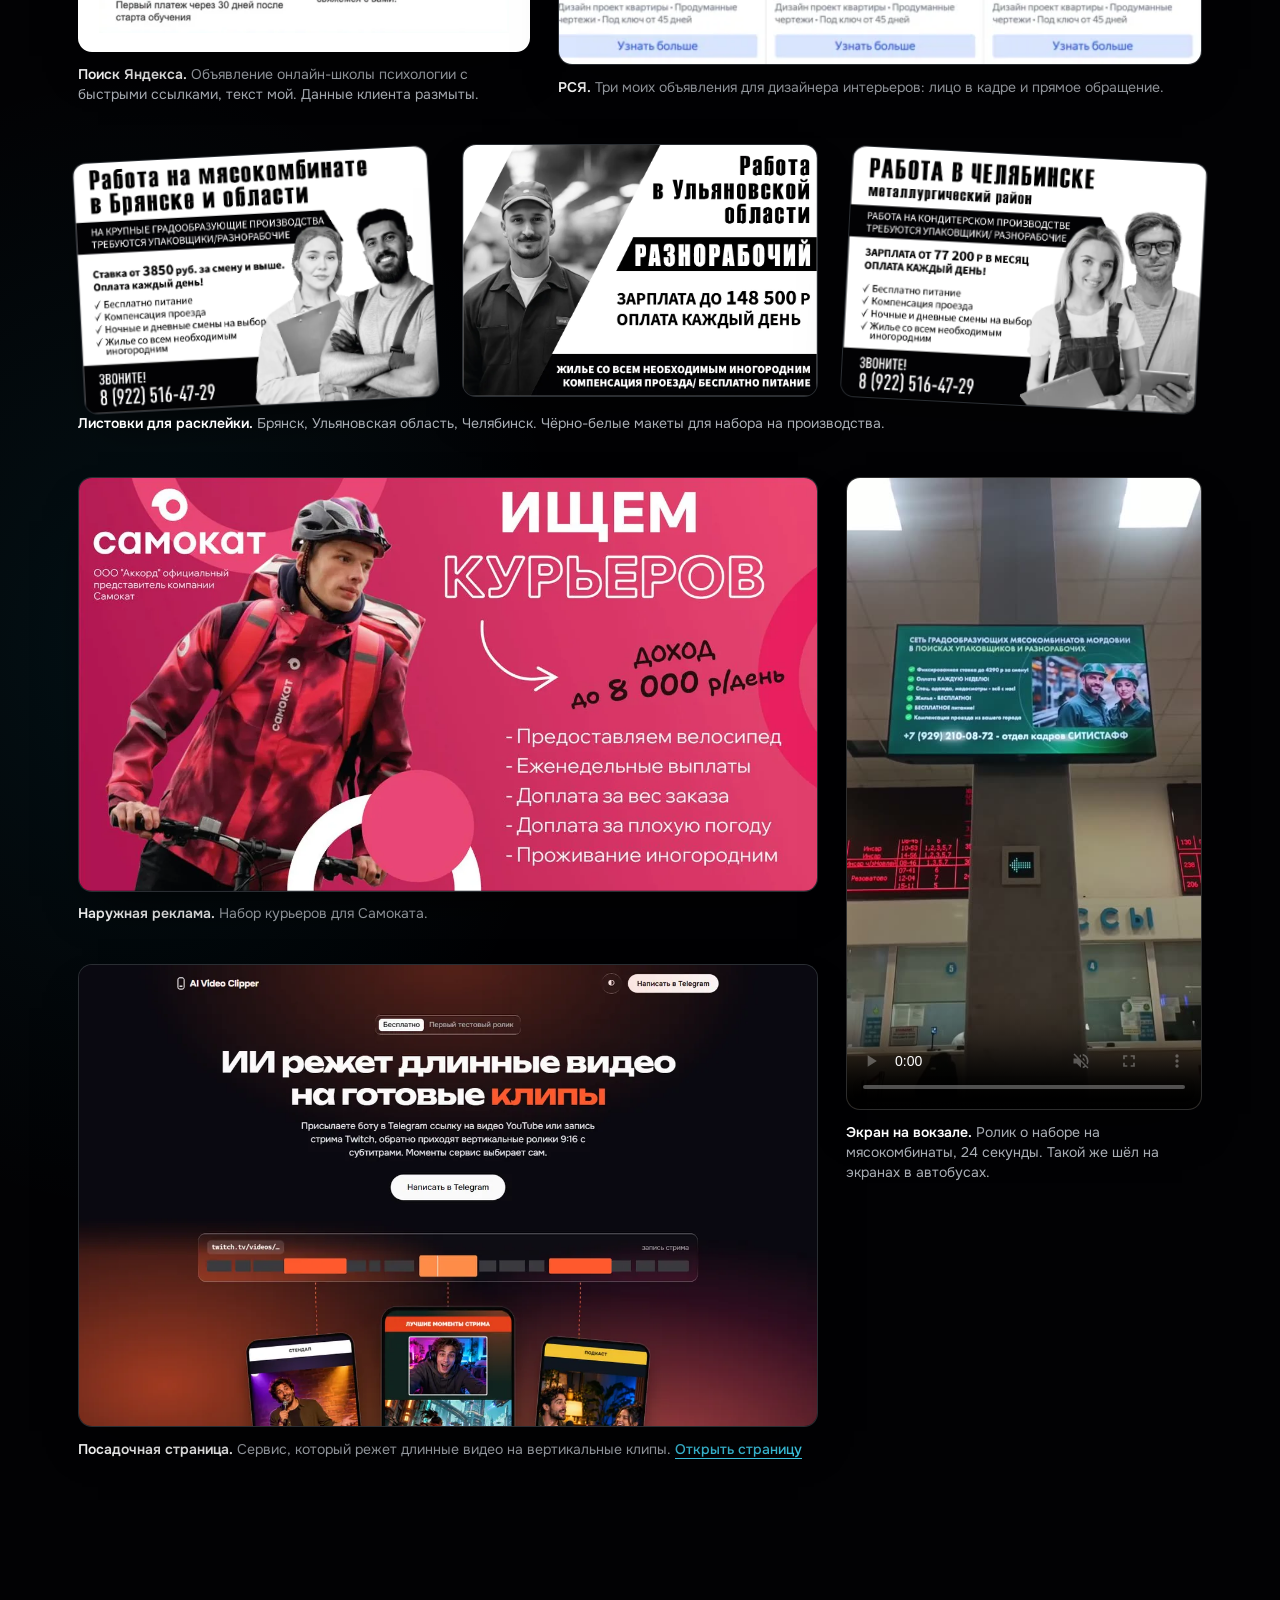
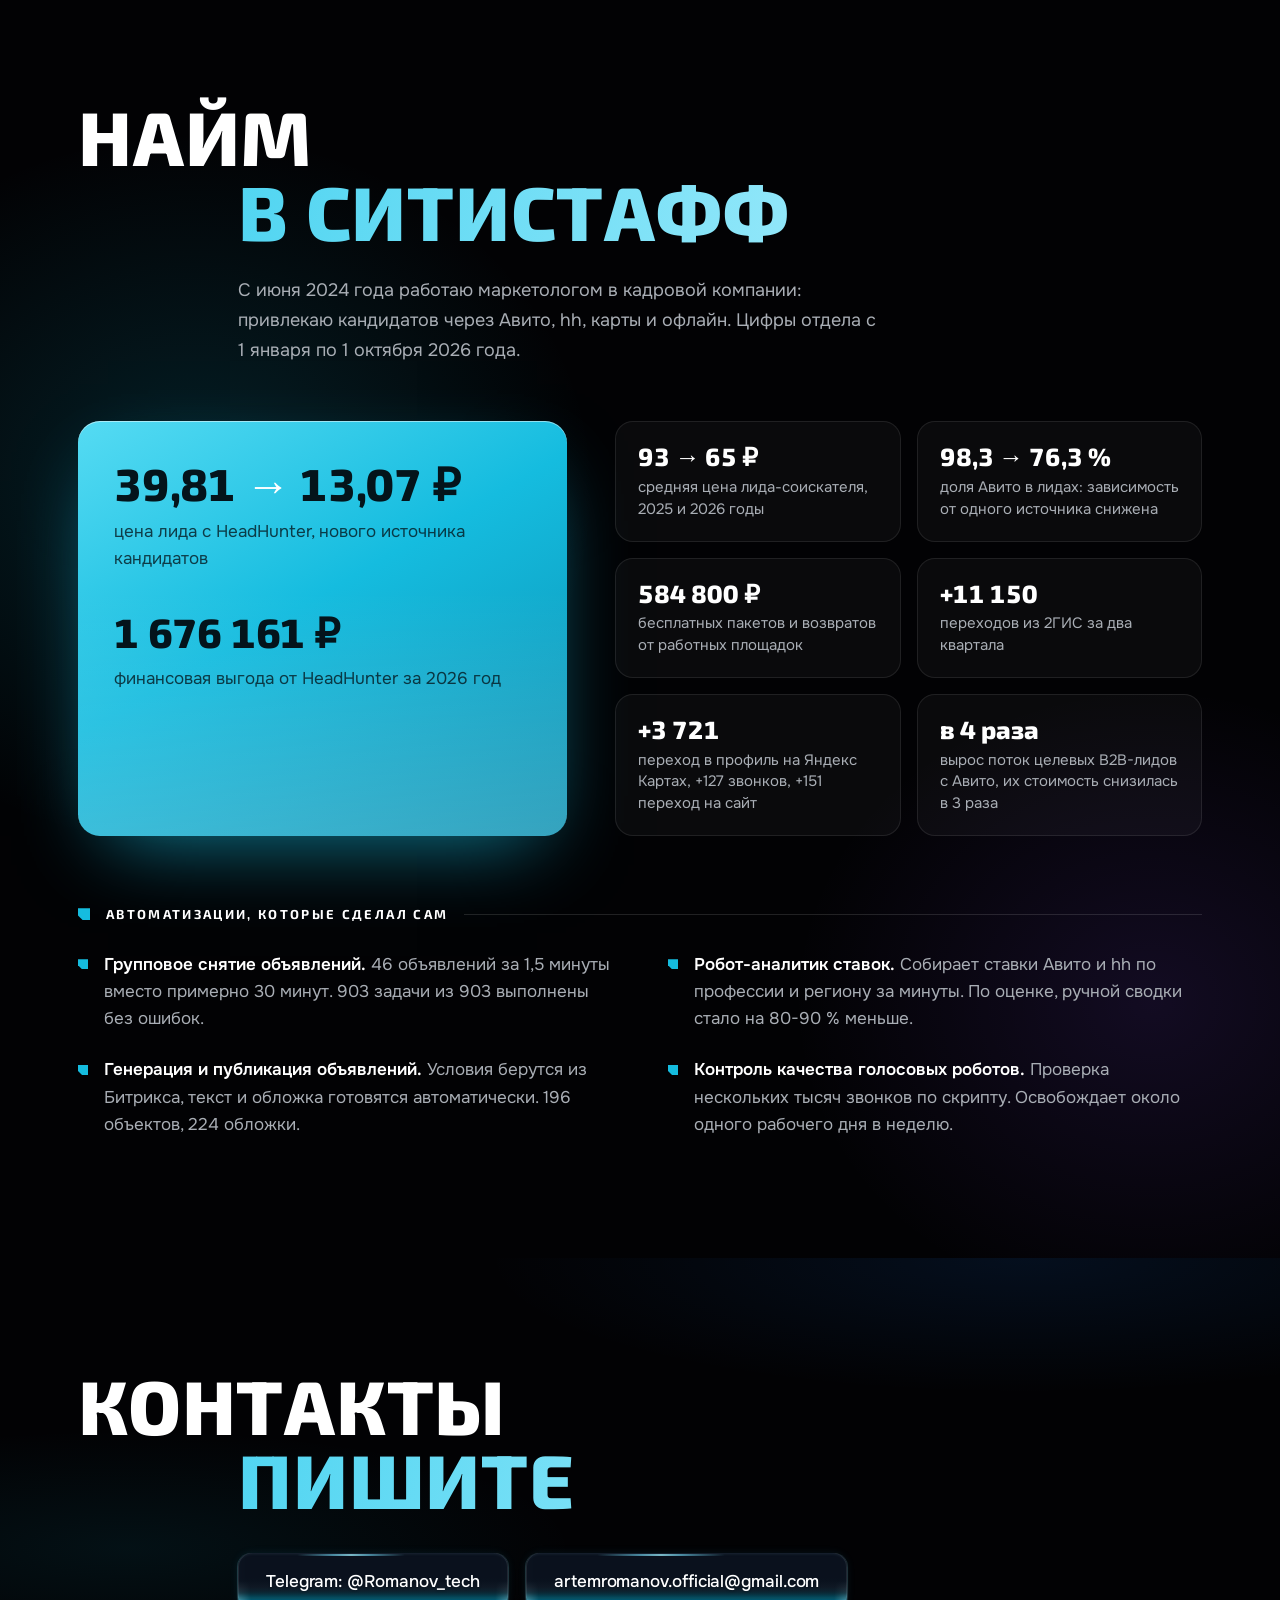
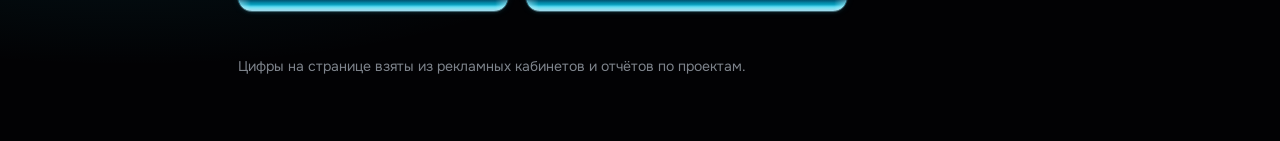
<file: portfolio/index.html>
<!doctype html>
<html lang="ru">
<head>
<meta charset="utf-8">
<meta name="viewport" content="width=device-width, initial-scale=1, viewport-fit=cover">
<title>Артём Романов, маркетолог: кейсы и креативы</title>
<meta name="description" content="Кейсы по Яндекс Директу и картам, рекламные креативы и итоги года в найме. Цифры из кабинетов и отчётов.">
<meta name="robots" content="noindex">
<meta name="theme-color" content="#020204">
<meta property="og:title" content="Артём Романов, маркетолог: кейсы и креативы">
<meta property="og:description" content="Яндекс Директ, карты, наружная реклама, найм. Кейсы с цифрами и креативы, которые шли в рекламе.">
<meta property="og:type" content="website">
<meta property="og:image" content="https://artem-romanov503.github.io/portfolio/assets/img/samokat-outdoor.jpg">
<link rel="preload" href="assets/fonts/onest-cyrillic.woff2" as="font" type="font/woff2" crossorigin>
<link rel="preload" href="assets/fonts/exo2-cyrillic.woff2" as="font" type="font/woff2" crossorigin>
<link rel="stylesheet" href="assets/style.css">
<script>document.documentElement.classList.add('js')</script>
</head>
<body>

<header class="nav" id="nav">
  <a class="logo" href="#start" aria-label="Артём Романов, в начало">
    <svg viewBox="0 0 48 48" fill="none" aria-hidden="true">
      <defs>
        <linearGradient id="sw" x1="8" y1="8" x2="40" y2="40" gradientUnits="userSpaceOnUse"><stop stop-color="#8ef4ff"/><stop offset=".5" stop-color="#35d8ff"/><stop offset="1" stop-color="#0a86d8"/></linearGradient>
        <linearGradient id="sw2" x1="40" y1="10" x2="10" y2="40" gradientUnits="userSpaceOnUse"><stop stop-color="#a6f7ff"/><stop offset="1" stop-color="#0f9ae0" stop-opacity=".25"/></linearGradient>
      </defs>
      <g transform="rotate(-32 24 24)">
        <ellipse cx="24" cy="24" rx="18.5" ry="9.6" stroke="url(#sw2)" stroke-width="3.1" stroke-linecap="round" stroke-dasharray="58 30" stroke-dashoffset="14"/>
        <circle cx="41.4" cy="20.6" r="3.1" fill="#bff6ff"/>
      </g>
      <circle cx="24" cy="24" r="6.6" fill="url(#sw)"/>
      <circle cx="24" cy="24" r="2.6" fill="#fff"/>
    </svg>
    <span class="logo__t"><small>МАРКЕТОЛОГ</small><b>Романов</b></span>
  </a>
  <button class="burger" type="button" aria-label="Открыть меню" aria-expanded="false" aria-controls="navmenu"><span></span><span></span><span></span></button>
  <div class="navmenu" id="navmenu">
    <nav class="links" aria-label="Разделы">
      <a href="#cases">Кейсы</a>
      <a href="#creatives">Креативы</a>
      <a href="#hiring">Найм</a>
      <a href="#contacts">Контакты</a>
    </nav>
    <a class="glow glow--sm" href="https://t.me/Romanov_tech"><span>Написать</span></a>
  </div>
</header>

<main id="start">

<section class="hero">
  <div class="stars" id="stA" aria-hidden="true"></div>
  <div class="stars" id="stB" aria-hidden="true"></div>

  <div class="hero__text">
    <p class="badge">
      <i aria-hidden="true"><svg viewBox="5 1 14 22" preserveAspectRatio="none"><path d="M13.9 1.6 5.5 13.6a.7.7 0 0 0 .6 1.1h4.2l-1 7.7a.7.7 0 0 0 1.25.55l8.3-12.1a.7.7 0 0 0-.6-1.1h-4.2l1-7.7a.7.7 0 0 0-1.25-.55Z" fill="rgba(16,112,152,.72)" stroke="rgba(190,236,255,.6)" stroke-width="1.6" stroke-linejoin="round"/></svg></i>
      Директ · карты · наружка · найм
    </p>
    <h1><span>Артём Романов,</span> <span class="h1__2">маркетолог</span></h1>
    <p class="lead"><b>Яндекс Директ, реклама на картах, наружка и найм через Авито и hh.</b> Ниже кейсы с цифрами и креативы, которые шли в рекламе.</p>
    <div class="hero__cta">
      <a class="glow" href="https://t.me/Romanov_tech"><span>Написать в Telegram</span></a>
      <a class="ghost" href="#creatives">Сразу к креативам</a>
    </div>
  </div>

  <!-- кольцо из креативов; карточки создаёт script.js из списка ниже -->
  <div class="showcase" aria-hidden="true">
    <div class="ring" id="ring"
      data-shots="leaflet-bryansk,samokat-outdoor,interior-rsya,clipper-landing,maps-serp,leaflet-ulyanovsk,interior-landing,psy-search-ad,leaflet-chelyabinsk,maps-vitrina,maps-map"></div>
  </div>

  <div class="mock" aria-label="Главные цифры">
    <div class="mock__bar">
      <div class="mock__dots" aria-hidden="true"><i></i><i></i><i></i></div>
      <div class="mock__omni"><svg viewBox="0 0 24 24" fill="none" stroke="#fff" stroke-width="2.4" aria-hidden="true"><circle cx="11" cy="11" r="7"/><path d="M20 20l-3.8-3.8"/></svg>Цифры из рекламных кабинетов</div>
    </div>
    <div class="mock__page">
      <div class="fact">
        <p class="fact__k">Школа вокала</p>
        <p class="fact__n">369 <span>заявок</span></p>
        <p class="fact__t">для онлайн-школы вокала при бюджете 110 500 ₽</p>
      </div>
      <div class="fact">
        <p class="fact__k">Психолог</p>
        <p class="fact__n">414 <span>заявок</span></p>
        <p class="fact__t">для частного психолога при бюджете 109 902 ₽</p>
      </div>
      <div class="fact">
        <p class="fact__k">Найм</p>
        <p class="fact__n">13,07 <span>₽</span></p>
        <p class="fact__t">за лид с HeadHunter в найме, было 39,81 ₽</p>
      </div>
    </div>
  </div>
</section>

<section class="cases dark" id="cases">
  <span class="bigword" aria-hidden="true">Директ</span>
  <div class="wrap">
  <h2><span>Кейсы</span> <span class="st">с цифрами</span></h2>
  <p class="note">Часть проектов сделана в команде. Моя часть — семантика, тексты объявлений и креативы, выбор гео, статистика.</p>

  <h3 class="group">Онлайн-школы и услуги</h3>

  <article class="case">
    <div class="case__body">
      <p class="case__meta">Яндекс Директ · Россия · 4 недели</p>
      <h4>Онлайн-школа психологии: 63 заявки на курс</h4>
      <dl class="story">
        <dt>Задача</dt>
        <dd>Заявки на курс по психологии стоимостью около 30 000 ₽. Лендинг новый, статистики в Метрике нет.</dd>
        <dt>Что сделано</dt>
        <dd>Подобрано 9 масок запросов, в KeyCollector собрано около 3 000 фраз, нецелевые отсечены. Запущены поисковые кампании, показы интересующимся дополнительным образованием и ретаргетинг на посетителей сайта. Со второй недели стоимость заявки вышла на плановую.</dd>
      </dl>
      <ul class="nums">
        <li><b>138 348 ₽</b> бюджет</li>
        <li><b>1 781</b> клик</li>
        <li><b>63</b> заявки</li>
        <li><b>2 196 ₽</b> за заявку</li>
      </ul>
      <p class="after">Дальше по воронке: 42 бесплатные сессии, 13 оплат курса, 8 продлений.</p>
      <a class="chip" href="https://docs.google.com/document/d/1ZMNwSY0MT7wGeJjQbcoxdY5PJj8Fw6Z0WzXVrbsB4XY/edit?usp=sharing" target="_blank" rel="noopener">Полный кейс</a>
    </div>
    <figure class="case__fig">
      <div class="frame">
        <picture>
          <source srcset="assets/img/psy-metrika.webp" type="image/webp">
          <img loading="lazy" src="assets/img/psy-metrika.jpg" width="658" height="436" alt="Отчёт Яндекс Директа: 1 781 клик, 63 конверсии, цена цели 2 196,47 ₽">
        </picture>
      </div>
      <figcaption>Отчёт Директа по цели «Перешёл на страницу “Спасибо”».</figcaption>
    </figure>
  </article>

  <article class="case">
    <div class="case__body">
      <p class="case__meta">Яндекс Директ · Москва и область · 7 недель</p>
      <h4>Частный психолог: 414 заявок за 7 недель</h4>
      <dl class="story">
        <dt>Задача</dt>
        <dd>Заявки на первую сессию у клинического психолога. Бюджет 100 000 ₽.</dd>
        <dt>Что сделано</dt>
        <dd>Воронка построена на бесплатной первой консультации: форма на сайте, автоматическая цепочка писем, запись на сессию. До запуска доработана посадочная страница. Запросы разобраны по конверсии, стоимости и темам, с которыми работает психолог.</dd>
      </dl>
      <ul class="nums">
        <li><b>109 902 ₽</b> бюджет</li>
        <li><b>6 677</b> кликов</li>
        <li><b>414</b> заявок</li>
      </ul>
      <a class="chip" href="https://docs.google.com/document/d/12WNCaJflFrENzG59cHQL8S3M4ZXFnbUH6wf1Yt0p68M/edit?usp=sharing" target="_blank" rel="noopener">Полный кейс</a>
    </div>
    <figure class="case__fig">
      <div class="frame funnel" role="img" aria-label="Воронка: 414 заявок, 187 бесплатных сессий, 73 клиента с оплатой, 13 клиентов с пятью и более сессиями">
        <div class="funnel__row"><span class="funnel__bar" style="width:100%"></span><p><b>414</b> заявок</p></div>
        <div class="funnel__row"><span class="funnel__bar" style="width:45.2%"></span><p><b>187</b> бесплатных сессий</p></div>
        <div class="funnel__row"><span class="funnel__bar" style="width:17.6%"></span><p><b>73</b> клиента оплатили минимум одну сессию</p></div>
        <div class="funnel__row"><span class="funnel__bar" style="width:3.1%"></span><p><b>13</b> оплатили пять сессий и больше</p></div>
      </div>
      <figcaption>Воронка через 30 дней после последнего клика. Часть данных клиента скрыта по договору.</figcaption>
    </figure>
  </article>

  <article class="case">
    <div class="case__body">
      <p class="case__meta">Яндекс Директ · Москва, Санкт-Петербург и соседние часовые пояса</p>
      <h4>Онлайн-школа вокала: 369 заявок на пробные занятия</h4>
      <dl class="story">
        <dt>Задача</dt>
        <dd>Заявки на пробные занятия с дальнейшей продажей курса и абонементов.</dd>
        <dt>Что сделано</dt>
        <dd>Аудитория разбита на сегменты, на каждый написано по 3-5 объявлений. Когда записавшиеся перестали доходить до пробного урока, протестированы четыре посадочные: бесплатный пробный, квиз с отсечкой по бюджету, сайт абонементов и платный пробный. Оставлены квиз и бесплатный пробный, на нём заменены оффер первого экрана и цвета.</dd>
      </dl>
      <ul class="nums">
        <li><b>110 500 ₽</b> бюджет</li>
        <li><b>369</b> заявок</li>
      </ul>
      <a class="chip" href="https://docs.google.com/document/d/1mFklG57RYLHqIspp73RG7lZCZg3FNZKGelEJzvITIx0/edit?usp=sharing" target="_blank" rel="noopener">Полный кейс</a>
    </div>
    <figure class="case__fig">
      <div class="frame">
        <picture>
          <source srcset="assets/img/vocal-direct.webp" type="image/webp">
          <img loading="lazy" src="assets/img/vocal-direct.jpg" width="700" height="416" alt="Кабинет Яндекс Директа школы вокала: список кампаний со стратегиями и статусами">
        </picture>
      </div>
      <figcaption>Кабинет Директа, срез за 365 дней: кампании на квиз и пробный урок.</figcaption>
    </figure>
  </article>

  <h3 class="group">Другие ниши</h3>

  <article class="case">
    <div class="case__body">
      <p class="case__meta">Рекламная сеть Яндекса · оффер, лендинг, реклама</p>
      <h4>Дизайн интерьеров: продажи на 286 000 ₽ в первую неделю</h4>
      <dl class="story">
        <dt>Задача</dt>
        <dd>У студии дизайна упали заявки из соцсетей. Нужен другой источник клиентов, без «сарафана».</dd>
        <dt>Что сделано</dt>
        <dd>Собран оффер с упором на личность дизайнера и короткий лендинг: квиз, затем переход в WhatsApp. Заявки сохраняются в CRM и приходят в Telegram-бот. В РСЯ запущено по 6-8 разных объявлений в группе с фотографиями дизайнера.</dd>
      </dl>
      <ul class="nums">
        <li><b>до 2,8 %</b> конверсия лендинга</li>
        <li><b>до 1 000 ₽</b> за заявку</li>
        <li><b>40+</b> лидов за первый месяц</li>
      </ul>
      <a class="chip" href="https://docs.google.com/document/d/1IQRvEoea5pEtZ0NnD83dDxCsp4ETCDsQYDgw4Wlnciw/edit?usp=sharing" target="_blank" rel="noopener">Полный кейс</a>
    </div>
    <figure class="case__fig">
      <div class="frame">
        <picture>
          <source srcset="assets/img/interior-landing.webp" type="image/webp">
          <img loading="lazy" src="assets/img/interior-landing.jpg" width="600" height="455" alt="Три экрана мобильного лендинга студии дизайна интерьеров">
        </picture>
      </div>
      <figcaption>Экраны лендинга. Название студии и город скрыты.</figcaption>
    </figure>
  </article>

  <article class="case">
    <div class="case__body">
      <p class="case__meta">Яндекс Директ · Москва и область · первый месяц</p>
      <h4>Клининг: лид подешевел с 3 813 до 2 231 ₽</h4>
      <dl class="story">
        <dt>Задача</dt>
        <dd>Заявки шли нецелевые и с маленькими чеками, больше половины персонала простаивало.</dd>
        <dt>Что сделано</dt>
        <dd>Проведён аудит сайта и рекламного кабинета, собраны новые кампании под сегменты аудитории. Убран 41 % нерелевантных фраз, отключено более 35 площадок, показы смещены на районы с более высоким чеком.</dd>
      </dl>
      <ul class="nums">
        <li><b>21 → 59 %</b> доля целевых лидов</li>
        <li><b>14</b> сделок</li>
        <li><b>~57 420 ₽</b> средний чек</li>
      </ul>
      <p class="after">Вложения почти не изменились: 87 700 ₽ до и 91 500 ₽ после.</p>
    </div>
    <figure class="case__fig">
      <div class="frame">
        <div class="pair">
          <div>
            <p class="pair__t">До</p>
            <picture>
              <source srcset="assets/img/clean-before.webp" type="image/webp">
              <img loading="lazy" src="assets/img/clean-before.jpg" width="266" height="285" alt="Метрика до: звонки 13 достижений цели, заявки 10">
            </picture>
          </div>
          <div>
            <p class="pair__t">После</p>
            <picture>
              <source srcset="assets/img/clean-after.webp" type="image/webp">
              <img loading="lazy" src="assets/img/clean-after.jpg" width="254" height="289" alt="Метрика после: звонки 24 достижения цели, заявки 17">
            </picture>
          </div>
        </div>
      </div>
      <figcaption>Цели в Яндекс Метрике: звонки и отправленные заявки.</figcaption>
    </figure>
  </article>

  <article class="case">
    <div class="case__body">
      <p class="case__meta">Яндекс Директ · вся Россия</p>
      <h4>Светодиодные экраны: 106 заявок по 1 500 ₽</h4>
      <dl class="story">
        <dt>Задача</dt>
        <dd>Увеличить число заявок производителю и поставщику светодиодной продукции.</dd>
        <dt>Что сделано</dt>
        <dd>Разработано 23 кампании. Запросы с основной частью конверсий вынесены в отдельную кампанию с ручными ставками под первые позиции поиска. Мастер кампаний с оплатой за заявку работает по горячим запросам, сайтам конкурентов и содержимому сайта.</dd>
      </dl>
      <ul class="nums">
        <li><b>160 000 ₽</b> бюджет</li>
        <li><b>106</b> заявок</li>
        <li><b>1 500 ₽</b> за заявку</li>
      </ul>
      <a class="chip" href="https://docs.google.com/document/d/1NsvfbhUCmkfl85SJZDYSy5zYVO_3lgTCeivJVhGdA6c/edit?usp=sharing" target="_blank" rel="noopener">Полный кейс</a>
    </div>
    <figure class="case__fig">
      <div class="frame">
        <picture>
          <source srcset="assets/img/led-table.webp" type="image/webp">
          <img loading="lazy" src="assets/img/led-table.jpg" width="974" height="397" alt="Таблица по неделям: расход, клики, заявки, звонки и стоимость обращения">
        </picture>
      </div>
      <figcaption>Понедельная статистика: расход, заявки, звонки, стоимость обращения.</figcaption>
    </figure>
  </article>

  <article class="case">
    <div class="case__body">
      <p class="case__meta">Яндекс Карты · автосервисы · 45 дней</p>
      <h4>Автосервисы на Яндекс Картах: более 67 клиентов</h4>
      <dl class="story">
        <dt>Задача</dt>
        <dd>Поднять карточки автосервисов в топ локальной выдачи. До этого 47 000 ₽ на тариф и продвижение результата не дали.</dd>
        <dt>Что сделано</dt>
        <dd>Карточки заполнены и оптимизированы под запросы, написан сниппет, собраны витрина услуг, фото, видео и истории. В рекламной подписке добавлены обложка, акция с обновляемым дедлайном и коллтрекинг, ссылки размечены UTM.</dd>
      </dl>
      <ul class="nums">
        <li><b>38 500 ₽</b> бюджет</li>
        <li><b>67+</b> клиентов</li>
        <li><b>14 429 ₽</b> средний чек</li>
      </ul>
    </div>
    <figure class="case__fig">
      <div class="frame">
        <picture>
          <source srcset="assets/img/maps-vitrina.webp" type="image/webp">
          <img loading="lazy" src="assets/img/maps-vitrina.jpg" width="1124" height="672" alt="Витрина услуг автосервиса в карточке на Яндекс Картах">
        </picture>
      </div>
      <figcaption>Витрина услуг в карточке организации.</figcaption>
    </figure>
  </article>
  </div>
</section>

<div class="ribbons" aria-hidden="true">
  <div class="ribbon ribbon--a"><p>Яндекс Директ ✦ РСЯ ✦ Яндекс Карты ✦ 2ГИС ✦ Авито ✦ HeadHunter ✦ Наружка ✦ Листовки ✦ Экраны ✦ Лендинги ✦&nbsp;</p></div>
  <div class="ribbon ribbon--b"><p>Заявки ✦ Лиды ✦ Цена лида ✦ Кандидаты ✦ Креативы ✦ Тексты ✦ Семантика ✦ Гео ✦ Статистика ✦ Автоматизация ✦&nbsp;</p></div>
</div>

<section class="creatives dark" id="creatives">
  <span class="bigword" aria-hidden="true">Креатив</span>
  <div class="wrap">
    <h2><span>Креативы</span> <span class="st">из рекламы</span></h2>
    <p class="sub">Всё, что здесь показано, шло в рекламе: на поиске и в сетях Яндекса, на улице, на экранах и в расклейке.</p>

    <div class="mosaic">
      <figure class="m m--search">
        <div class="m__pad">
          <picture>
            <source srcset="assets/img/psy-search-ad.webp" type="image/webp">
            <img loading="lazy" src="assets/img/psy-search-ad.jpg" width="619" height="469" alt="Поисковое объявление: Профессия психолога-консультанта с нуля, восемь быстрых ссылок">
          </picture>
        </div>
        <figcaption><b>Поиск Яндекса.</b> Объявление онлайн-школы психологии с быстрыми ссылками, текст мой. Данные клиента размыты.</figcaption>
      </figure>

      <figure class="m m--rsya">
        <picture>
          <source srcset="assets/img/interior-rsya.webp" type="image/webp">
          <img loading="lazy" src="assets/img/interior-rsya.jpg" width="599" height="336" alt="Три объявления РСЯ с фотографиями дизайнера интерьеров">
        </picture>
        <figcaption><b>РСЯ.</b> Три моих объявления для дизайнера интерьеров: лицо в кадре и прямое обращение.</figcaption>
      </figure>

      <figure class="m m--leaf">
        <picture>
          <source srcset="assets/img/leaflet-bryansk.webp" type="image/webp">
          <img loading="lazy" src="assets/img/leaflet-bryansk.jpg" width="991" height="701" alt="Листовка: Работа на мясокомбинате в Брянске и области">
        </picture>
      </figure>
      <figure class="m m--leaf">
        <picture>
          <source srcset="assets/img/leaflet-ulyanovsk.webp" type="image/webp">
          <img loading="lazy" src="assets/img/leaflet-ulyanovsk.jpg" width="990" height="701" alt="Листовка: Работа в Ульяновской области, разнорабочий">
        </picture>
      </figure>
      <figure class="m m--leaf">
        <picture>
          <source srcset="assets/img/leaflet-chelyabinsk.webp" type="image/webp">
          <img loading="lazy" src="assets/img/leaflet-chelyabinsk.jpg" width="991" height="701" alt="Листовка: Работа в Челябинске, кондитерское производство">
        </picture>
      </figure>
      <p class="m__cap m__cap--row"><b>Листовки для расклейки.</b> Брянск, Ульяновская область, Челябинск. Чёрно-белые макеты для набора на производства.</p>

      <figure class="m m--out">
        <picture>
          <source srcset="assets/img/samokat-outdoor.webp" type="image/webp">
          <img loading="lazy" src="assets/img/samokat-outdoor.jpg" width="1250" height="699" alt="Наружная реклама: Самокат ищет курьеров, доход до 8 000 рублей в день">
        </picture>
        <figcaption><b>Наружная реклама.</b> Набор курьеров для Самоката.</figcaption>
      </figure>

      <figure class="m m--video">
        <video controls muted playsinline preload="metadata" poster="assets/video/station-screen.jpg" width="540" height="960">
          <source src="assets/video/station-screen.mp4" type="video/mp4">
        </video>
        <figcaption><b>Экран на вокзале.</b> Ролик о наборе на мясокомбинаты, 24 секунды. Такой же шёл на экранах в автобусах.</figcaption>
      </figure>

      <figure class="m m--land">
        <a href="https://artem-romanov503.github.io/clipper/" target="_blank" rel="noopener">
          <picture>
            <source srcset="assets/img/clipper-landing.webp" type="image/webp">
            <img loading="lazy" src="assets/img/clipper-landing.jpg" width="1200" height="750" alt="Первый экран посадочной страницы сервиса нарезки видео">
          </picture>
        </a>
        <figcaption><b>Посадочная страница.</b> Сервис, который режет длинные видео на вертикальные клипы. <a class="textlink" href="https://artem-romanov503.github.io/clipper/" target="_blank" rel="noopener">Открыть страницу</a></figcaption>
      </figure>
    </div>
  </div>
</section>

<section class="hiring dark" id="hiring">
  <span class="bigword" aria-hidden="true">Найм</span>
  <div class="wrap">
  <h2><span>Найм</span> <span class="st">в Ситистафф</span></h2>
  <p class="sub">С июня 2024 года работаю маркетологом в кадровой компании: привлекаю кандидатов через Авито, hh, карты и офлайн. Цифры отдела с 1 января по 1 октября 2026 года.</p>

  <div class="year">
    <div class="year__big">
      <p class="year__n">39,81 <em>→</em> 13,07 ₽</p>
      <p class="year__t">цена лида с HeadHunter, нового источника кандидатов</p>
      <p class="year__n year__n--2">1 676 161 ₽</p>
      <p class="year__t">финансовая выгода от HeadHunter за 2026 год</p>
    </div>
    <ul class="year__list">
      <li><b>93 → 65 ₽</b> средняя цена лида-соискателя, 2025 и 2026 годы</li>
      <li><b>98,3 → 76,3 %</b> доля Авито в лидах: зависимость от одного источника снижена</li>
      <li><b>584 800 ₽</b> бесплатных пакетов и возвратов от работных площадок</li>
      <li><b>+11 150</b> переходов из 2ГИС за два квартала</li>
      <li><b>+3 721</b> переход в профиль на Яндекс Картах, +127 звонков, +151 переход на сайт</li>
      <li><b>в 4 раза</b> вырос поток целевых B2B-лидов с Авито, их стоимость снизилась в 3 раза</li>
    </ul>
  </div>

  <h3 class="group">Автоматизации, которые сделал сам</h3>
  <ul class="auto">
    <li><b>Групповое снятие объявлений.</b> 46 объявлений за 1,5 минуты вместо примерно 30 минут. 903 задачи из 903 выполнены без ошибок.</li>
    <li><b>Робот-аналитик ставок.</b> Собирает ставки Авито и hh по профессии и региону за минуты. По оценке, ручной сводки стало на 80-90 % меньше.</li>
    <li><b>Генерация и публикация объявлений.</b> Условия берутся из Битрикса, текст и обложка готовятся автоматически. 196 объектов, 224 обложки.</li>
    <li><b>Контроль качества голосовых роботов.</b> Проверка нескольких тысяч звонков по скрипту. Освобождает около одного рабочего дня в неделю.</li>
  </ul>
  </div>
</section>

</main>

<footer class="foot dark" id="contacts">
  <div class="wrap">
    <h2><span>Контакты</span> <span class="st">пишите</span></h2>
    <p class="foot__links">
      <a class="glow" href="https://t.me/Romanov_tech"><span>Telegram: @Romanov_tech</span></a>
      <a class="glow" href="mailto:artemromanov.official@gmail.com"><span>artemromanov.official@gmail.com</span></a>
    </p>
    <p class="foot__small">Цифры на странице взяты из рекламных кабинетов и отчётов по проектам.</p>
  </div>
</footer>

<script src="assets/script.js" defer></script>
</body>
</html>
</file>
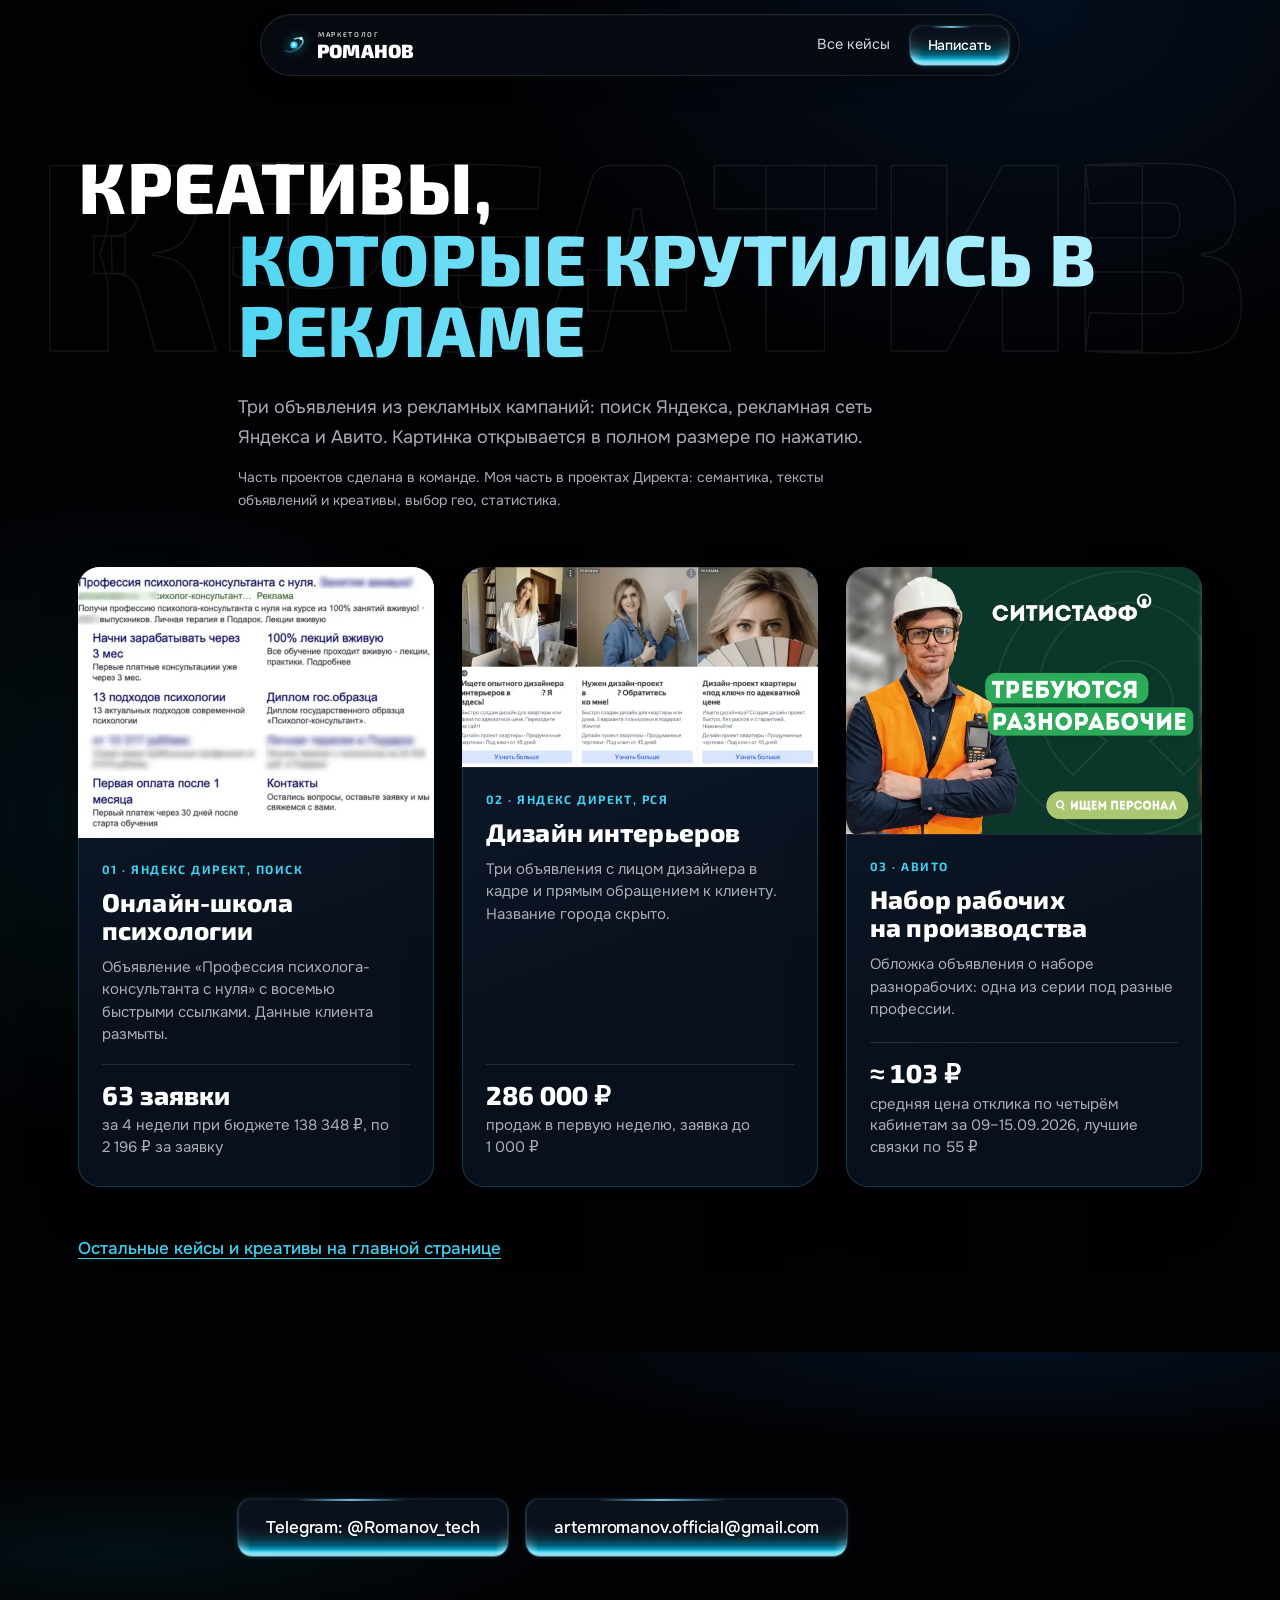
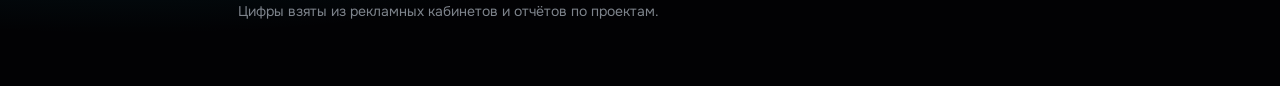
<file: portfolio/creatives/index.html>
<!doctype html>
<html lang="ru">
<head>
<meta charset="utf-8">
<meta name="viewport" content="width=device-width, initial-scale=1, viewport-fit=cover">
<title>Креативы, которые крутились в рекламе: Артём Романов</title>
<meta name="description" content="Три креатива из рекламных кампаний: поисковое объявление Яндекс Директа, объявления РСЯ и обложка объявления на Авито, с цифрами.">
<meta name="robots" content="noindex">
<meta name="theme-color" content="#020204">
<meta property="og:title" content="Креативы, которые крутились в рекламе">
<meta property="og:description" content="Поиск Яндекса, РСЯ и Авито: три креатива из рекламных кампаний с цифрами.">
<meta property="og:type" content="website">
<meta property="og:image" content="https://artem-romanov503.github.io/portfolio/assets/img/avito-cover-sitistaff.jpg">
<link rel="preload" href="../assets/fonts/onest-cyrillic.woff2" as="font" type="font/woff2" crossorigin>
<link rel="preload" href="../assets/fonts/exo2-cyrillic.woff2" as="font" type="font/woff2" crossorigin>
<link rel="stylesheet" href="../assets/style.css">
<link rel="stylesheet" href="creatives.css">
</head>
<body class="cr-page">

<header class="nav">
  <a class="logo" href="../" aria-label="Артём Романов, на главную">
    <svg viewBox="0 0 48 48" fill="none" aria-hidden="true">
      <defs>
        <linearGradient id="sw" x1="8" y1="8" x2="40" y2="40" gradientUnits="userSpaceOnUse"><stop stop-color="#8ef4ff"/><stop offset=".5" stop-color="#35d8ff"/><stop offset="1" stop-color="#0a86d8"/></linearGradient>
        <linearGradient id="sw2" x1="40" y1="10" x2="10" y2="40" gradientUnits="userSpaceOnUse"><stop stop-color="#a6f7ff"/><stop offset="1" stop-color="#0f9ae0" stop-opacity=".25"/></linearGradient>
      </defs>
      <g transform="rotate(-32 24 24)">
        <ellipse cx="24" cy="24" rx="18.5" ry="9.6" stroke="url(#sw2)" stroke-width="3.1" stroke-linecap="round" stroke-dasharray="58 30" stroke-dashoffset="14"/>
        <circle cx="41.4" cy="20.6" r="3.1" fill="#bff6ff"/>
      </g>
      <circle cx="24" cy="24" r="6.6" fill="url(#sw)"/>
      <circle cx="24" cy="24" r="2.6" fill="#fff"/>
    </svg>
    <span class="logo__t"><small>МАРКЕТОЛОГ</small><b>Романов</b></span>
  </a>
  <div class="cr-nav">
    <a class="cr-back" href="../">Все кейсы</a>
    <a class="glow glow--sm" href="https://t.me/Romanov_tech"><span>Написать</span></a>
  </div>
</header>

<main>
<section class="cr dark">
  <span class="bigword" aria-hidden="true">Креатив</span>
  <div class="wrap">
    <h1 class="cr__h1"><span>Креативы,</span> <span class="st">которые крутились в рекламе</span></h1>
    <p class="sub">Три объявления из рекламных кампаний: поиск Яндекса, рекламная сеть Яндекса и Авито. Картинка открывается в полном размере по нажатию.</p>
    <p class="note">Часть проектов сделана в команде. Моя часть в проектах Директа: семантика, тексты объявлений и креативы, выбор гео, статистика.</p>

    <ol class="cr__grid">
      <li class="cr__card">
        <a class="cr__img cr__img--white" href="../assets/img/psy-search-ad.jpg" target="_blank" rel="noopener" aria-label="Открыть креатив в полном размере: поисковое объявление онлайн-школы психологии">
          <picture>
            <source srcset="../assets/img/psy-search-ad.webp" type="image/webp">
            <img src="../assets/img/psy-search-ad.jpg" width="619" height="469" alt="Поисковое объявление: Профессия психолога-консультанта с нуля, восемь быстрых ссылок">
          </picture>
        </a>
        <div class="cr__body">
          <p class="cr__meta">01 · Яндекс Директ, поиск</p>
          <h2 class="cr__t">Онлайн-школа психологии</h2>
          <p class="cr__d">Объявление «Профессия психолога-консультанта с нуля» с восемью быстрыми ссылками. Данные клиента размыты.</p>
          <p class="cr__n"><b>63 заявки</b> за 4 недели при бюджете 138&nbsp;348&nbsp;₽, по 2&nbsp;196&nbsp;₽ за заявку</p>
        </div>
      </li>

      <li class="cr__card">
        <a class="cr__img" href="../assets/img/interior-rsya.jpg" target="_blank" rel="noopener" aria-label="Открыть креатив в полном размере: три объявления РСЯ дизайнера интерьеров">
          <picture>
            <source srcset="../assets/img/interior-rsya.webp" type="image/webp">
            <img src="../assets/img/interior-rsya.jpg" width="599" height="336" alt="Три объявления РСЯ с фотографиями дизайнера интерьеров">
          </picture>
        </a>
        <div class="cr__body">
          <p class="cr__meta">02 · Яндекс Директ, РСЯ</p>
          <h2 class="cr__t">Дизайн интерьеров</h2>
          <p class="cr__d">Три объявления с лицом дизайнера в кадре и прямым обращением к клиенту. Название города скрыто.</p>
          <p class="cr__n"><b>286&nbsp;000&nbsp;₽</b> продаж в первую неделю, заявка до 1&nbsp;000&nbsp;₽</p>
        </div>
      </li>

      <li class="cr__card">
        <a class="cr__img" href="../assets/img/avito-cover-sitistaff.jpg" target="_blank" rel="noopener" aria-label="Открыть креатив в полном размере: обложка объявления на Авито">
          <picture>
            <source srcset="../assets/img/avito-cover-sitistaff.webp" type="image/webp">
            <img src="../assets/img/avito-cover-sitistaff.jpg" width="1253" height="940" alt="Обложка объявления на Авито: Ситистафф, требуются разнорабочие, ищем персонал">
          </picture>
        </a>
        <div class="cr__body">
          <p class="cr__meta">03 · Авито</p>
          <h2 class="cr__t">Набор рабочих на производства</h2>
          <p class="cr__d">Обложка объявления о наборе разнорабочих: одна из серии под разные профессии.</p>
          <p class="cr__n"><b>≈ 103 ₽</b> средняя цена отклика по четырём кабинетам за 09–15.09.2026, лучшие связки по 55&nbsp;₽</p>
        </div>
      </li>
    </ol>

    <p class="cr__more"><a class="textlink" href="../">Остальные кейсы и креативы на главной странице</a></p>
  </div>
</section>
</main>

<footer class="foot dark">
  <div class="wrap">
    <p class="foot__links">
      <a class="glow" href="https://t.me/Romanov_tech"><span>Telegram: @Romanov_tech</span></a>
      <a class="glow" href="mailto:artemromanov.official@gmail.com"><span>artemromanov.official@gmail.com</span></a>
    </p>
    <p class="foot__small">Цифры взяты из рекламных кабинетов и отчётов по проектам.</p>
  </div>
</footer>

</body>
</html>
</file>
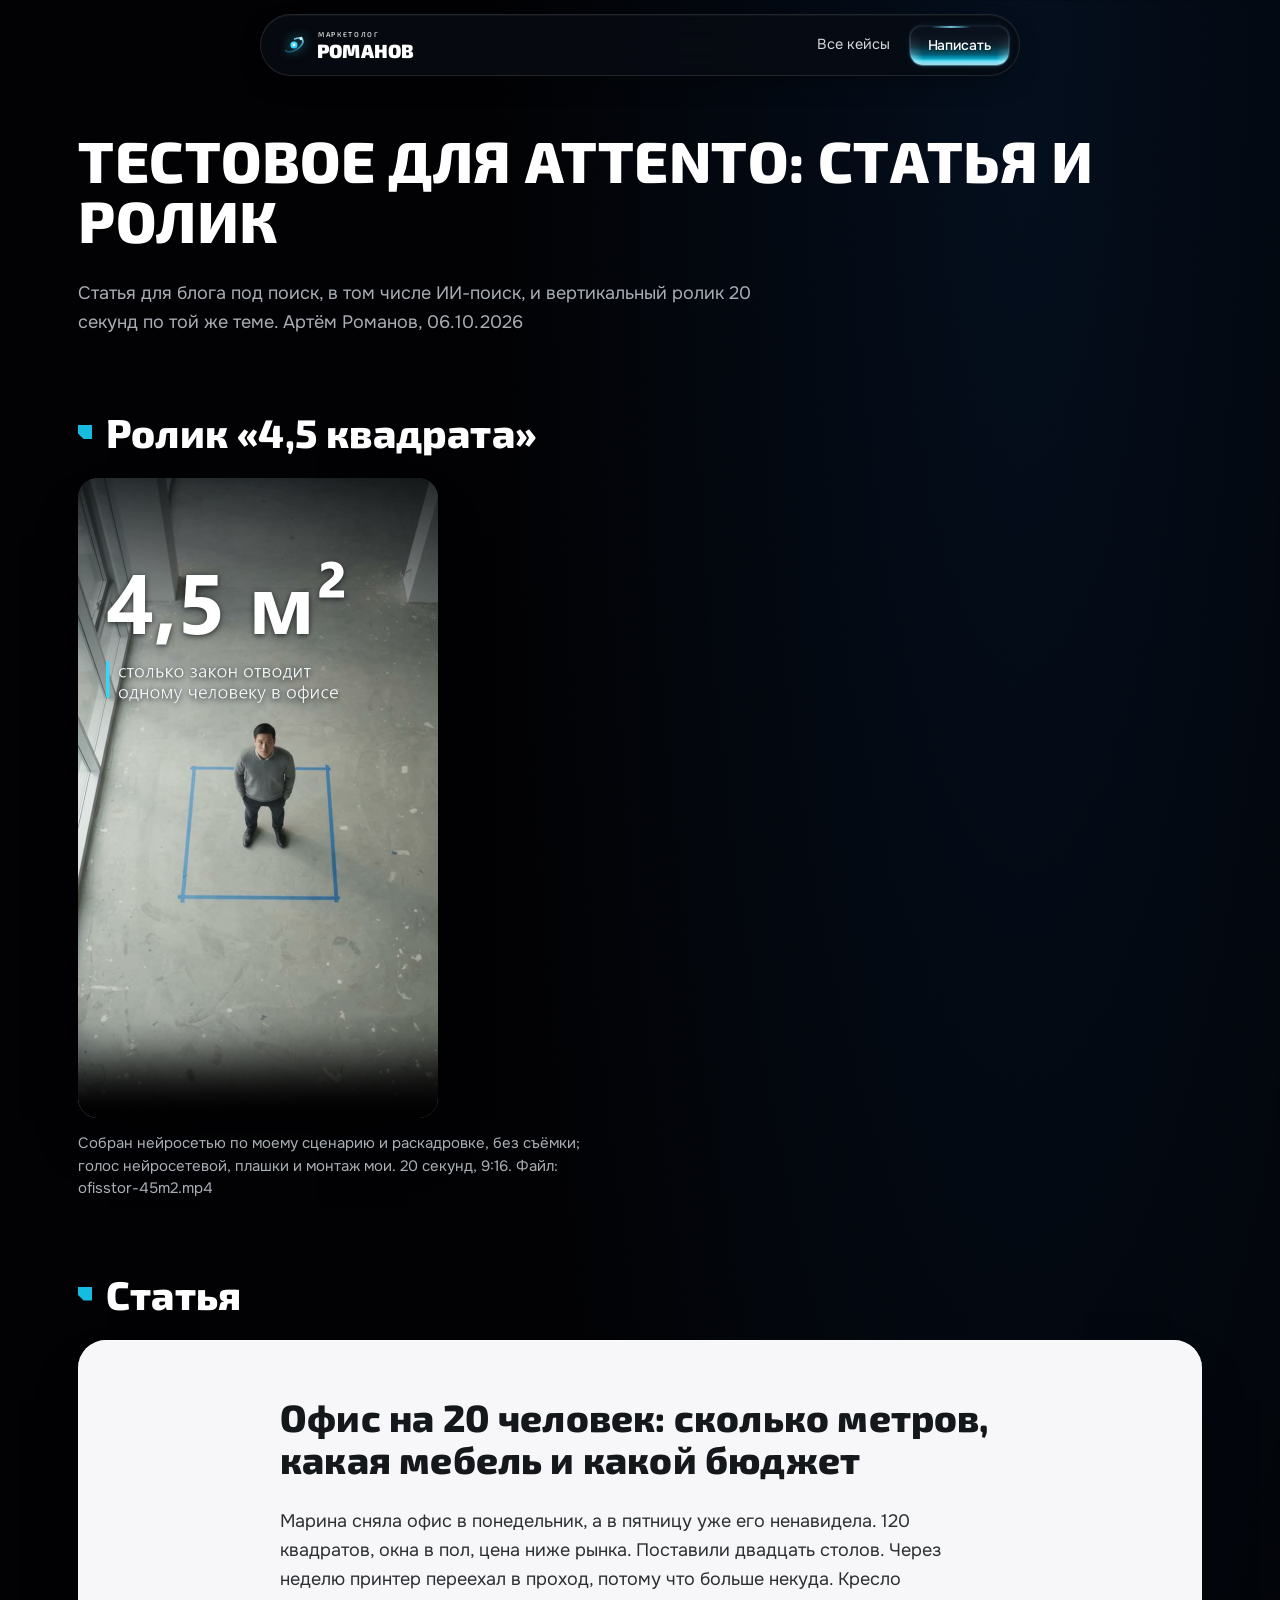
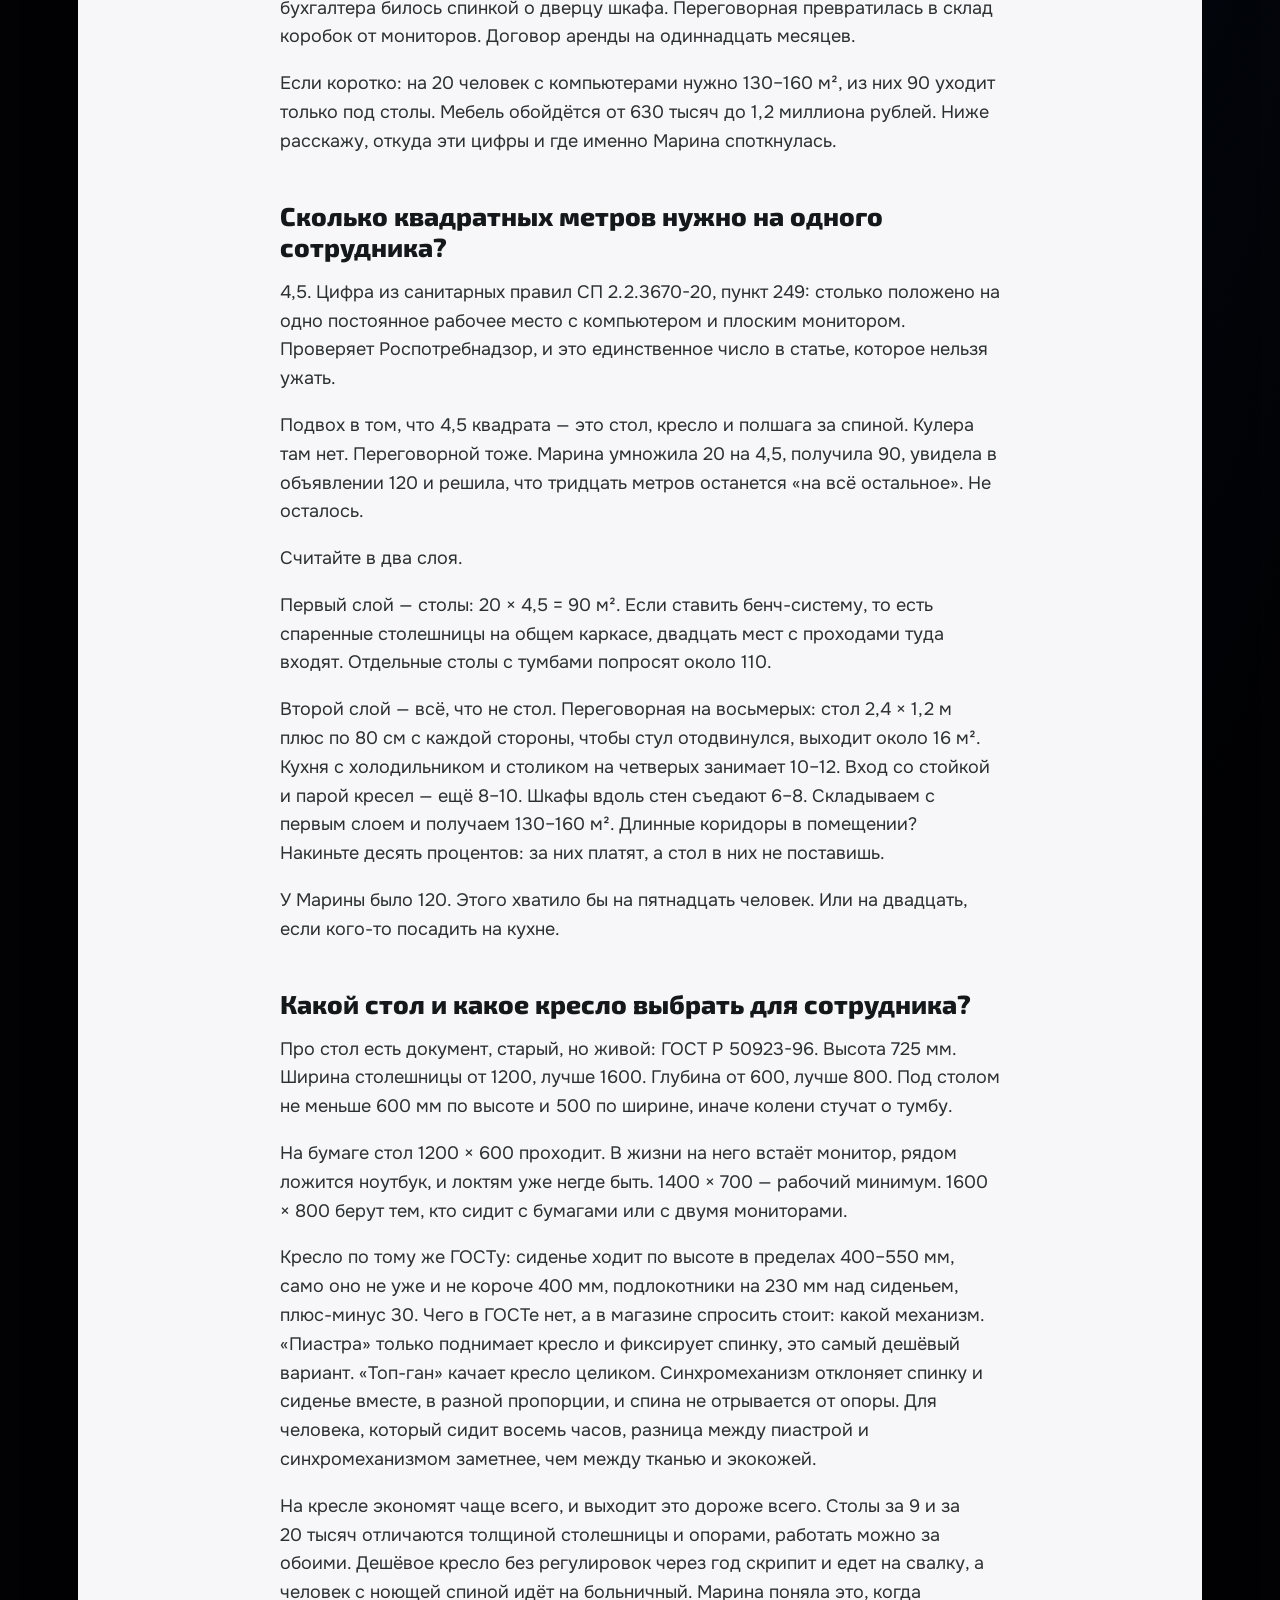
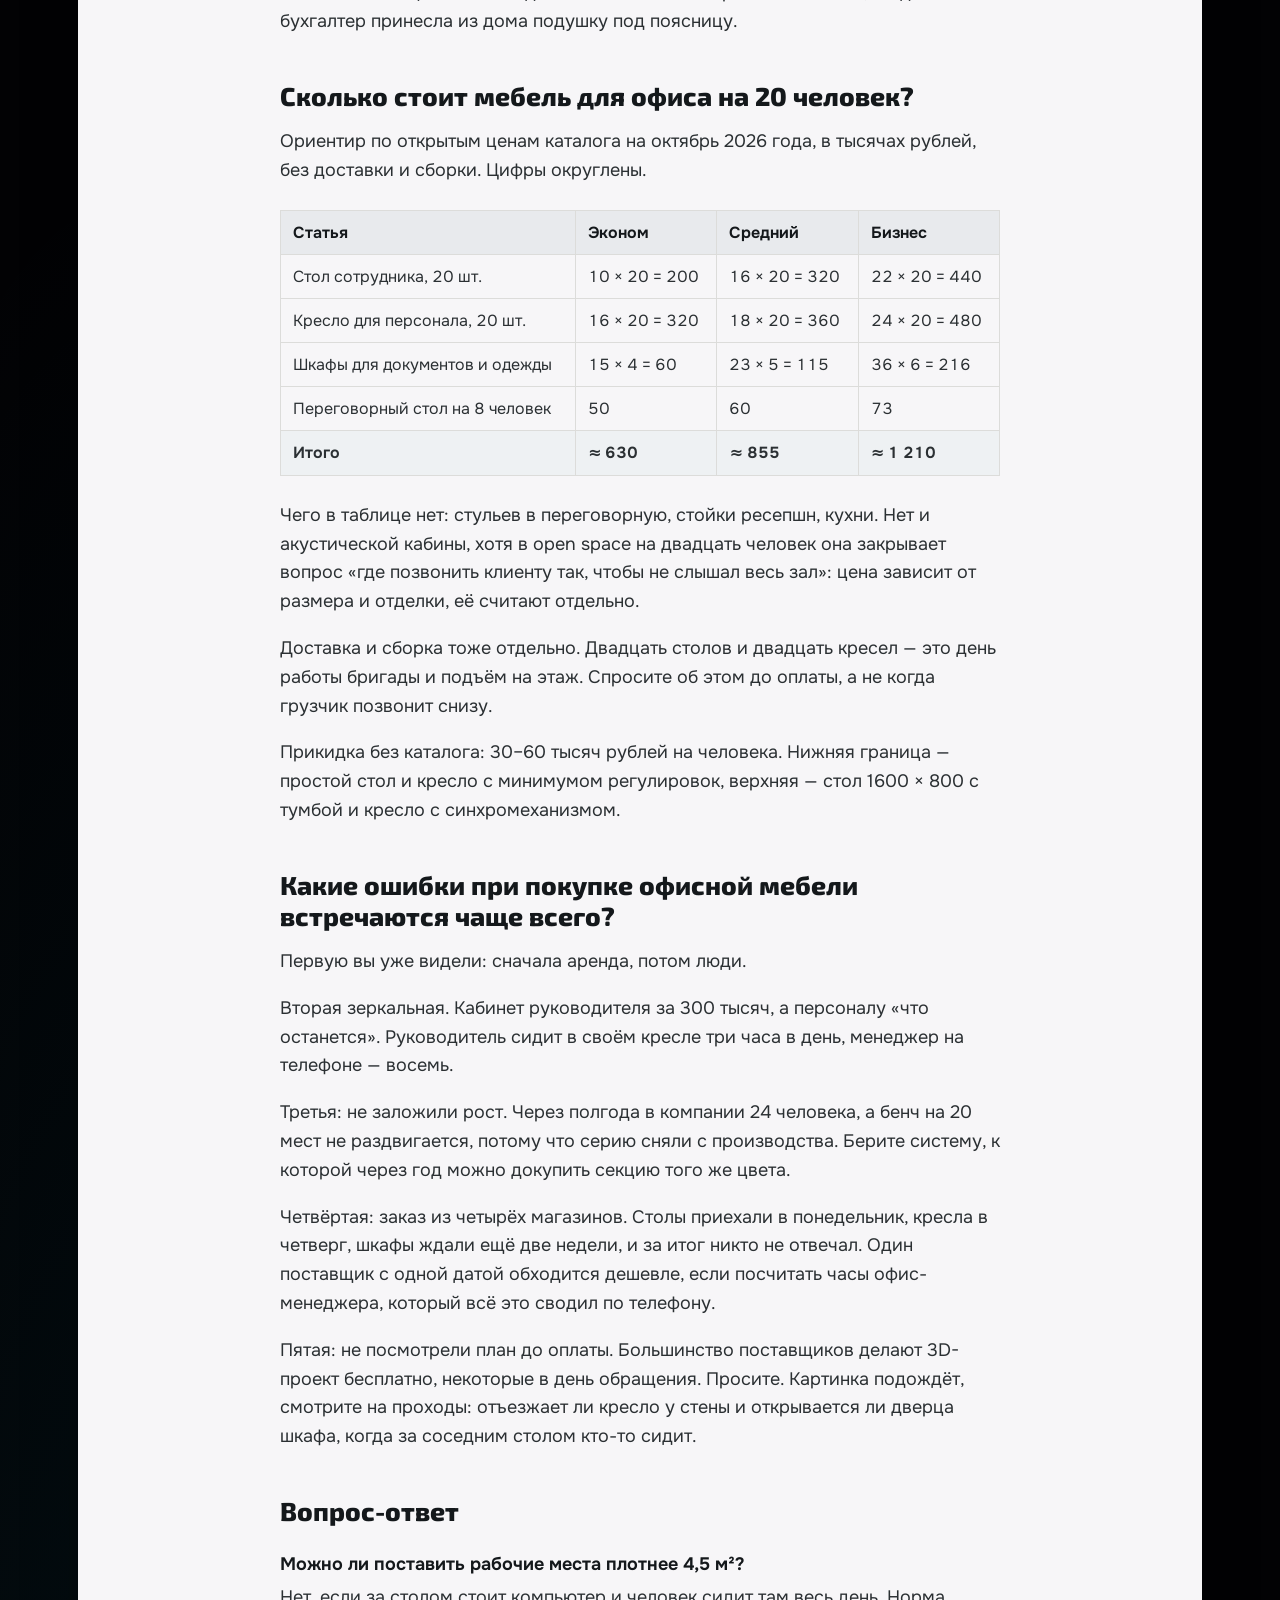
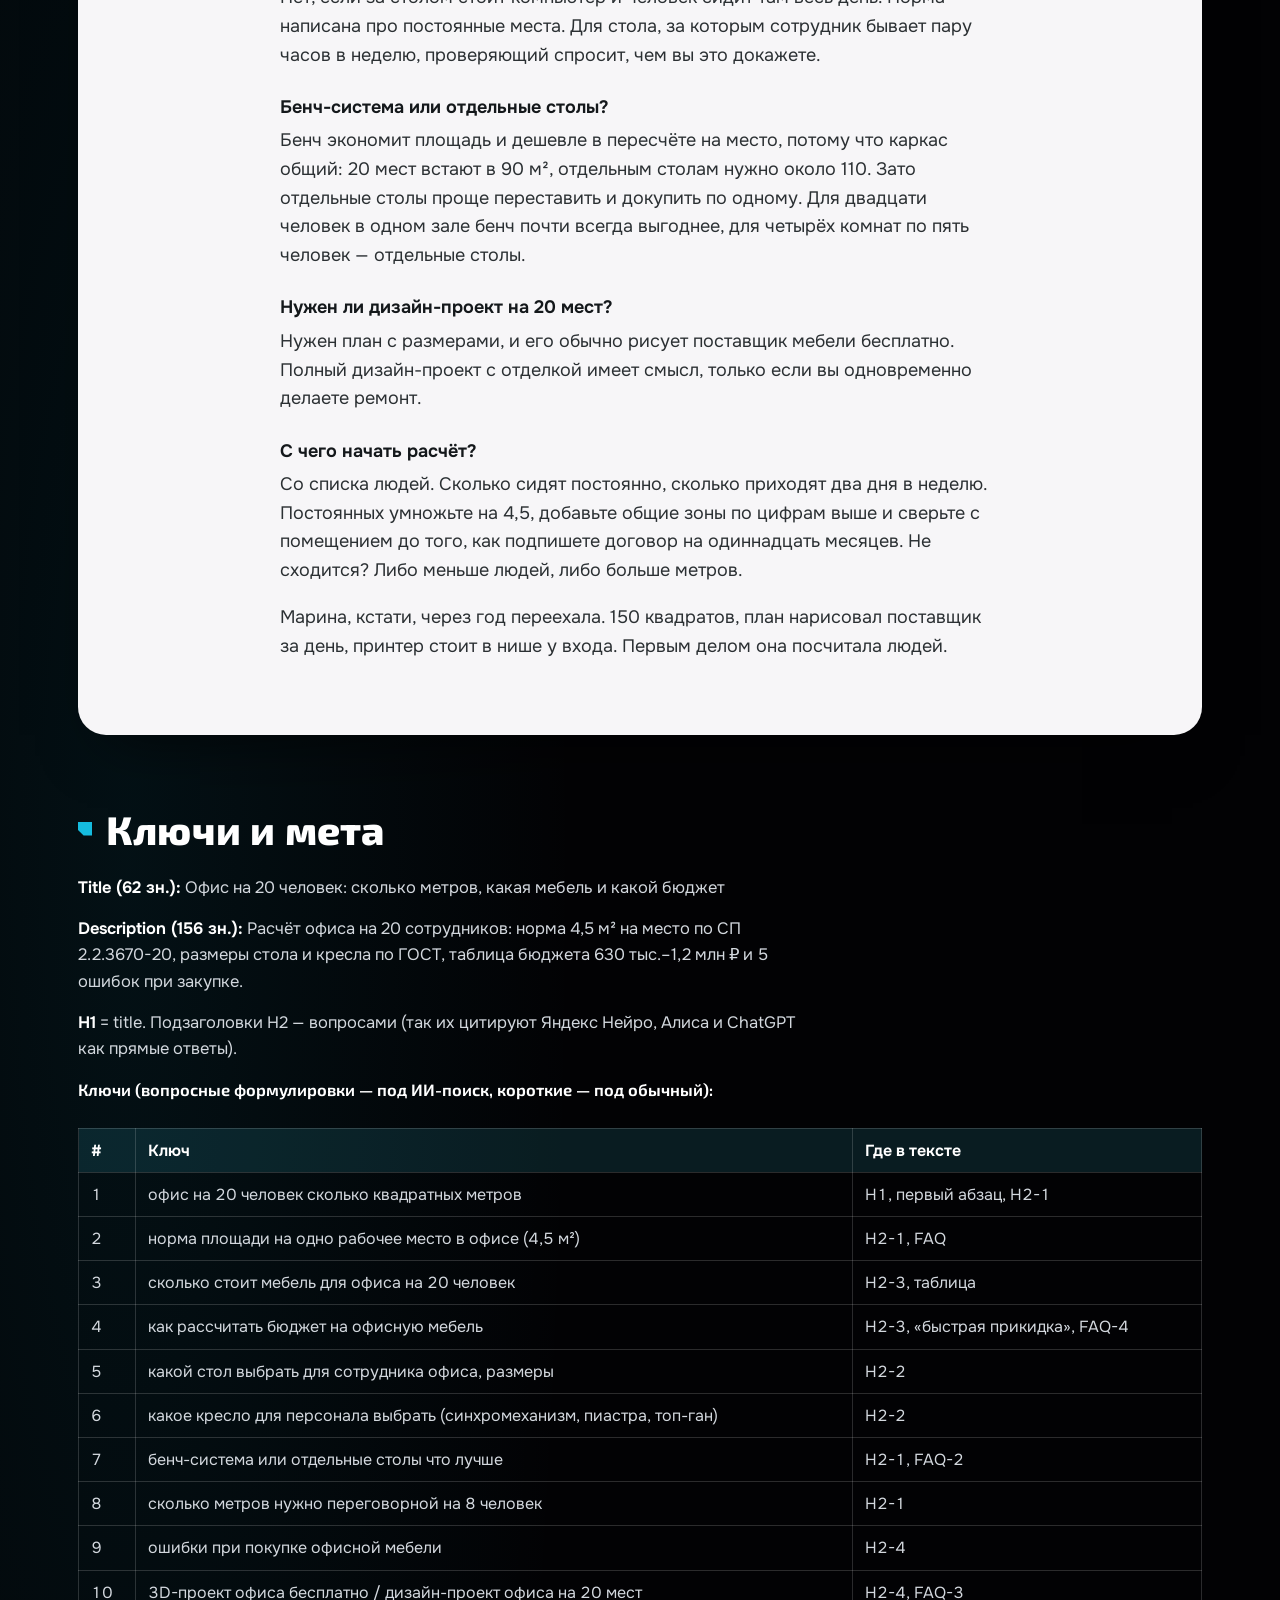
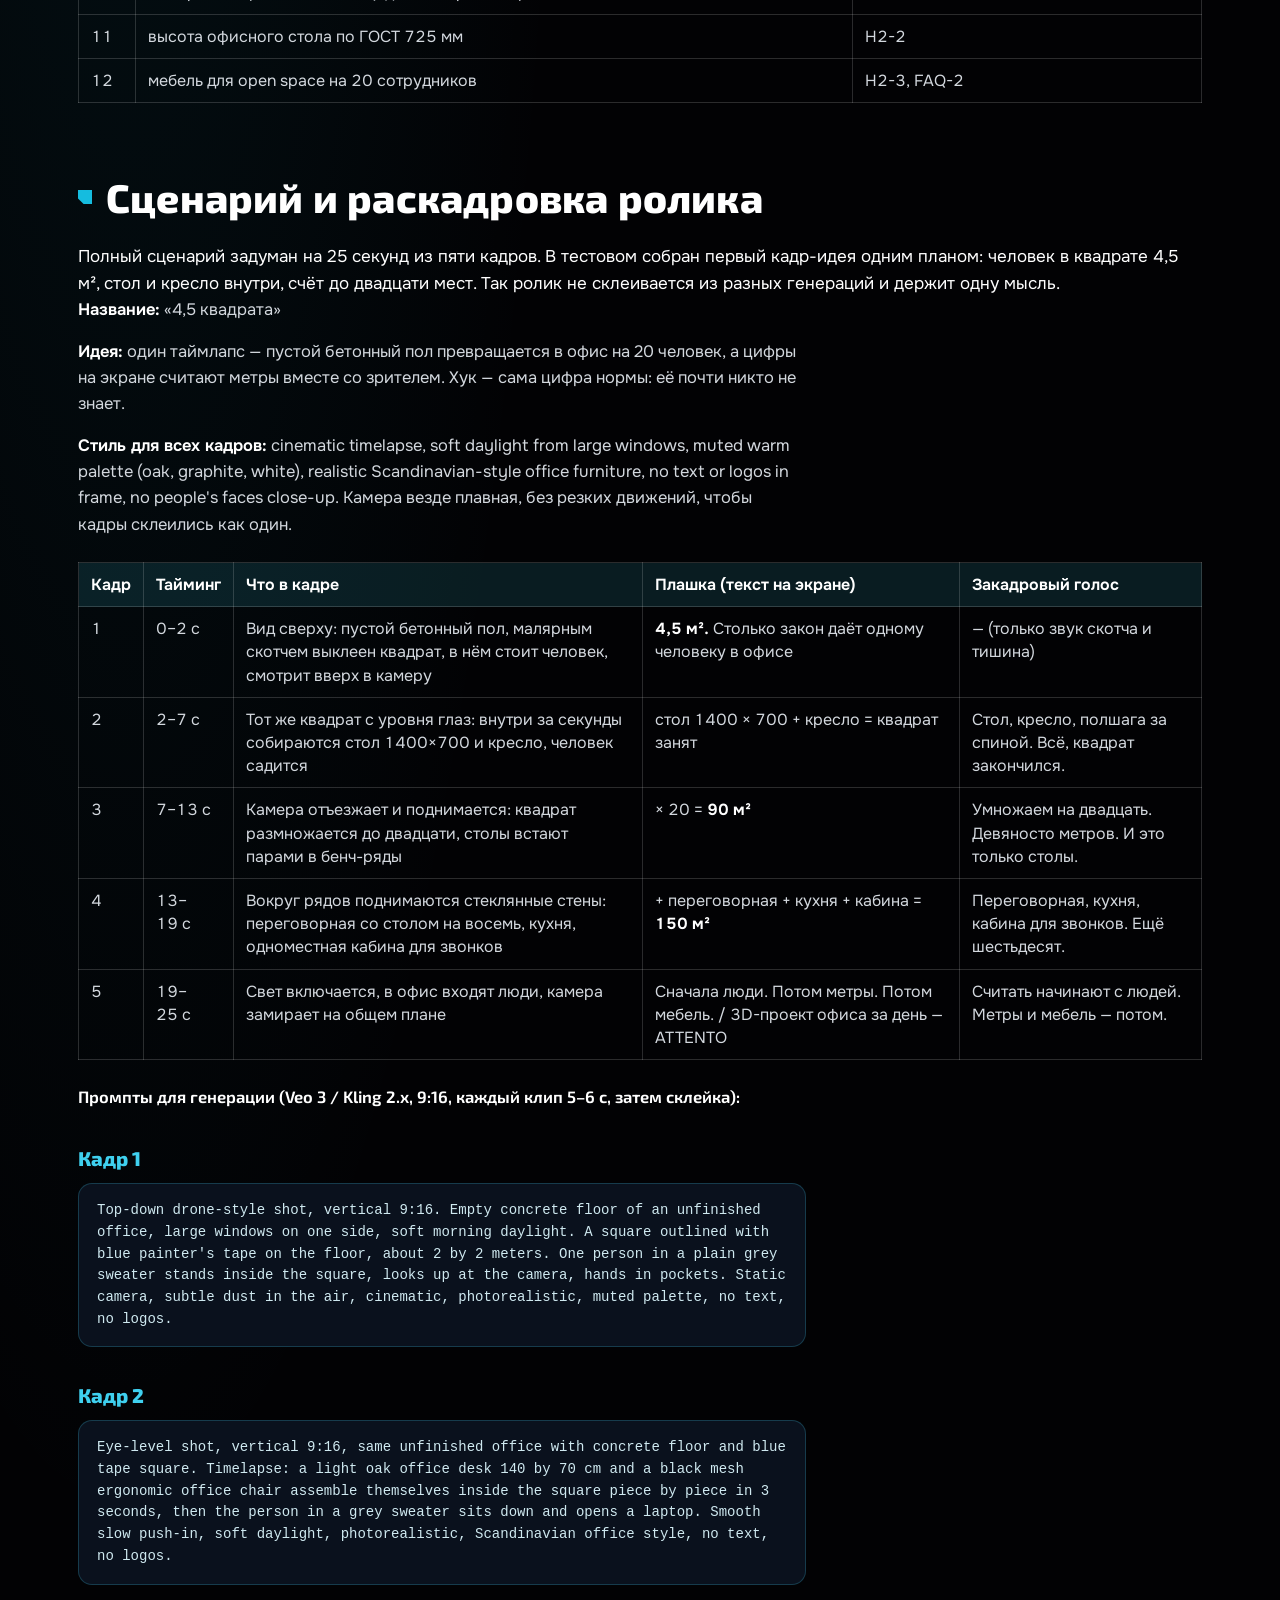
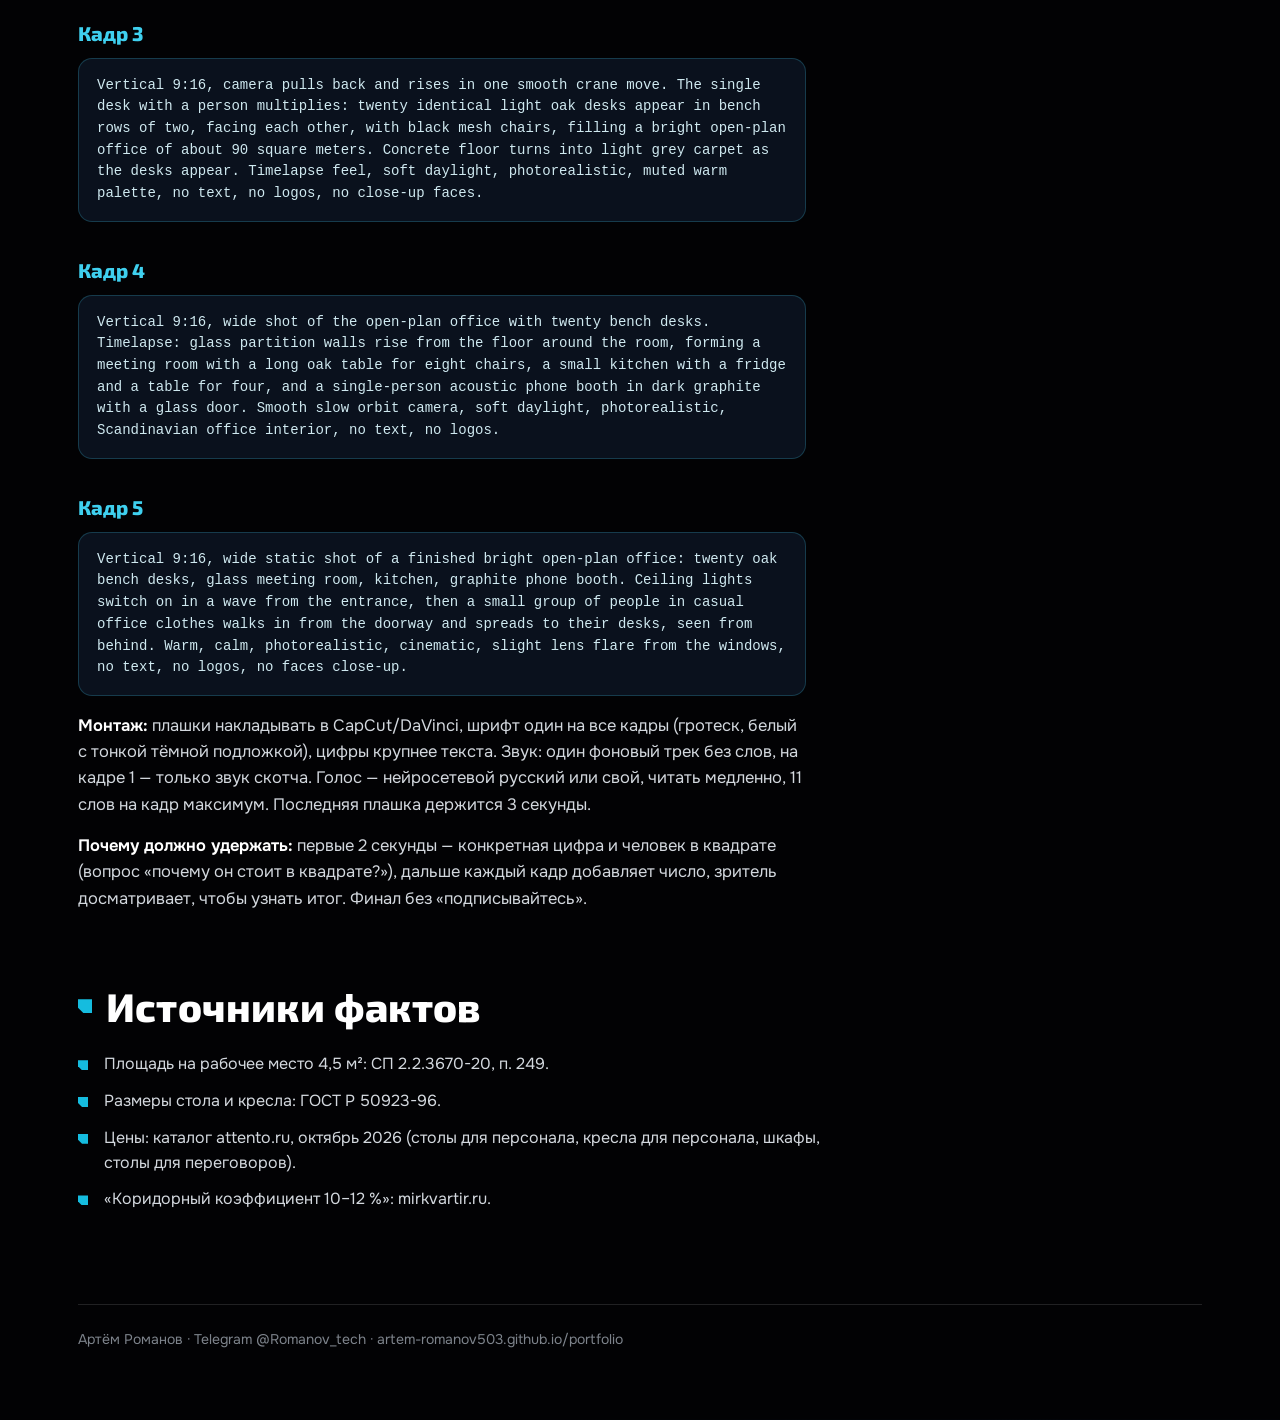
<file: portfolio/tests/ofisstor/index.html>
<!doctype html>
<html lang="ru">
<head>
<meta charset="utf-8">
<meta name="viewport" content="width=device-width, initial-scale=1, viewport-fit=cover">
<title>Тестовое для ATTENTO: статья и ролик. Артём Романов</title>
<meta name="description" content="Тестовое задание для ATTENTO: статья для блога про офис на 20 человек и вертикальный ролик на 20 секунд по той же теме.">
<meta name="robots" content="noindex">
<meta name="theme-color" content="#020204">
<link rel="preload" href="../../assets/fonts/onest-cyrillic.woff2" as="font" type="font/woff2" crossorigin>
<link rel="preload" href="../../assets/fonts/exo2-cyrillic.woff2" as="font" type="font/woff2" crossorigin>
<link rel="stylesheet" href="../../assets/style.css">
<link rel="stylesheet" href="ofisstor.css">
</head>
<body class="of-page">

<header class="nav">
  <a class="logo" href="../../" aria-label="Артём Романов, на главную">
    <svg viewBox="0 0 48 48" fill="none" aria-hidden="true">
      <defs>
        <linearGradient id="sw" x1="8" y1="8" x2="40" y2="40" gradientUnits="userSpaceOnUse"><stop stop-color="#8ef4ff"/><stop offset=".5" stop-color="#35d8ff"/><stop offset="1" stop-color="#0a86d8"/></linearGradient>
        <linearGradient id="sw2" x1="40" y1="10" x2="10" y2="40" gradientUnits="userSpaceOnUse"><stop stop-color="#a6f7ff"/><stop offset="1" stop-color="#0f9ae0" stop-opacity=".25"/></linearGradient>
      </defs>
      <g transform="rotate(-32 24 24)">
        <ellipse cx="24" cy="24" rx="18.5" ry="9.6" stroke="url(#sw2)" stroke-width="3.1" stroke-linecap="round" stroke-dasharray="58 30" stroke-dashoffset="14"/>
        <circle cx="41.4" cy="20.6" r="3.1" fill="#bff6ff"/>
      </g>
      <circle cx="24" cy="24" r="6.6" fill="url(#sw)"/>
      <circle cx="24" cy="24" r="2.6" fill="#fff"/>
    </svg>
    <span class="logo__t"><small>МАРКЕТОЛОГ</small><b>Романов</b></span>
  </a>
  <div class="of-nav">
    <a class="of-back" href="../../">Все кейсы</a>
    <a class="glow glow--sm" href="https://t.me/Romanov_tech"><span>Написать</span></a>
  </div>
</header>

<main>
<section class="of dark">
  <div class="wrap">
    <h1 class="of__h1">Тестовое для ATTENTO: статья и ролик</h1>
    <p class="sub">Статья для блога под поиск, в том числе ИИ-поиск, и вертикальный ролик 20 секунд по той же теме. Артём Романов, 06.10.2026</p>

    <section class="of__sec" id="video">
      <h2>Ролик «4,5 квадрата»</h2>
      <div class="of__video">
        <video controls playsinline preload="metadata" poster="poster.jpg" src="ofisstor-45m2.mp4"></video>
      </div>
      <p class="of__cap">Собран нейросетью по моему сценарию и раскадровке, без съёмки; голос нейросетевой, плашки и монтаж мои. 20 секунд, 9:16. Файл: ofisstor-45m2.mp4</p>
    </section>

    <section class="of__sec" id="article">
      <h2>Статья</h2>
      <article class="art"><div class="art__in">
<h2>Офис на 20 человек: сколько метров, какая мебель и какой бюджет</h2>
<p>Марина сняла офис в понедельник, а в пятницу уже его ненавидела. 120 квадратов, окна в пол, цена ниже рынка. Поставили двадцать столов. Через неделю принтер переехал в проход, потому что больше некуда. Кресло бухгалтера билось спинкой о дверцу шкафа. Переговорная превратилась в склад коробок от мониторов. Договор аренды на одиннадцать месяцев.</p>
<p>Если коротко: на 20 человек с компьютерами нужно 130–160 м², из них 90 уходит только под столы. Мебель обойдётся от 630 тысяч до 1,2 миллиона рублей. Ниже расскажу, откуда эти цифры и где именно Марина споткнулась.</p>
<h3>Сколько квадратных метров нужно на одного сотрудника?</h3>
<p>4,5. Цифра из санитарных правил СП 2.2.3670-20, пункт 249: столько положено на одно постоянное рабочее место с компьютером и плоским монитором. Проверяет Роспотребнадзор, и это единственное число в статье, которое нельзя ужать.</p>
<p>Подвох в том, что 4,5 квадрата — это стол, кресло и полшага за спиной. Кулера там нет. Переговорной тоже. Марина умножила 20 на 4,5, получила 90, увидела в объявлении 120 и решила, что тридцать метров останется «на всё остальное». Не осталось.</p>
<p>Считайте в два слоя.</p>
<p>Первый слой — столы: 20 × 4,5 = 90 м². Если ставить бенч-систему, то есть спаренные столешницы на общем каркасе, двадцать мест с проходами туда входят. Отдельные столы с тумбами попросят около 110.</p>
<p>Второй слой — всё, что не стол. Переговорная на восьмерых: стол 2,4 × 1,2 м плюс по 80 см с каждой стороны, чтобы стул отодвинулся, выходит около 16 м². Кухня с холодильником и столиком на четверых занимает 10–12. Вход со стойкой и парой кресел — ещё 8–10. Шкафы вдоль стен съедают 6–8. Складываем с первым слоем и получаем 130–160 м². Длинные коридоры в помещении? Накиньте десять процентов: за них платят, а стол в них не поставишь.</p>
<p>У Марины было 120. Этого хватило бы на пятнадцать человек. Или на двадцать, если кого-то посадить на кухне.</p>
<h3>Какой стол и какое кресло выбрать для сотрудника?</h3>
<p>Про стол есть документ, старый, но живой: ГОСТ Р 50923-96. Высота 725 мм. Ширина столешницы от 1200, лучше 1600. Глубина от 600, лучше 800. Под столом не меньше 600 мм по высоте и 500 по ширине, иначе колени стучат о тумбу.</p>
<p>На бумаге стол 1200 × 600 проходит. В жизни на него встаёт монитор, рядом ложится ноутбук, и локтям уже негде быть. 1400 × 700 — рабочий минимум. 1600 × 800 берут тем, кто сидит с бумагами или с двумя мониторами.</p>
<p>Кресло по тому же ГОСТу: сиденье ходит по высоте в пределах 400–550 мм, само оно не уже и не короче 400 мм, подлокотники на 230 мм над сиденьем, плюс-минус 30. Чего в ГОСТе нет, а в магазине спросить стоит: какой механизм. «Пиастра» только поднимает кресло и фиксирует спинку, это самый дешёвый вариант. «Топ-ган» качает кресло целиком. Синхромеханизм отклоняет спинку и сиденье вместе, в разной пропорции, и спина не отрывается от опоры. Для человека, который сидит восемь часов, разница между пиастрой и синхромеханизмом заметнее, чем между тканью и экокожей.</p>
<p>На кресле экономят чаще всего, и выходит это дороже всего. Столы за 9 и за 20 тысяч отличаются толщиной столешницы и опорами, работать можно за обоими. Дешёвое кресло без регулировок через год скрипит и едет на свалку, а человек с ноющей спиной идёт на больничный. Марина поняла это, когда бухгалтер принесла из дома подушку под поясницу.</p>
<h3>Сколько стоит мебель для офиса на 20 человек?</h3>
<p>Ориентир по открытым ценам каталога на октябрь 2026 года, в тысячах рублей, без доставки и сборки. Цифры округлены.</p>
<div class="tbl " tabindex="0"><table>
<thead><tr>
<th>Статья</th>
<th>Эконом</th>
<th>Средний</th>
<th>Бизнес</th>
</tr></thead><tbody>
<tr><td>Стол сотрудника, 20 шт.</td><td>10 × 20 = 200</td><td>16 × 20 = 320</td><td>22 × 20 = 440</td></tr>
<tr><td>Кресло для персонала, 20 шт.</td><td>16 × 20 = 320</td><td>18 × 20 = 360</td><td>24 × 20 = 480</td></tr>
<tr><td>Шкафы для документов и одежды</td><td>15 × 4 = 60</td><td>23 × 5 = 115</td><td>36 × 6 = 216</td></tr>
<tr><td>Переговорный стол на 8 человек</td><td>50</td><td>60</td><td>73</td></tr>
<tr><td>Итого</td><td>≈ 630</td><td>≈ 855</td><td>≈ 1 210</td></tr>
</tbody></table></div>
<p>Чего в таблице нет: стульев в переговорную, стойки ресепшн, кухни. Нет и акустической кабины, хотя в open space на двадцать человек она закрывает вопрос «где позвонить клиенту так, чтобы не слышал весь зал»: цена зависит от размера и отделки, её считают отдельно.</p>
<p>Доставка и сборка тоже отдельно. Двадцать столов и двадцать кресел — это день работы бригады и подъём на этаж. Спросите об этом до оплаты, а не когда грузчик позвонит снизу.</p>
<p>Прикидка без каталога: 30–60 тысяч рублей на человека. Нижняя граница — простой стол и кресло с минимумом регулировок, верхняя — стол 1600 × 800 с тумбой и кресло с синхромеханизмом.</p>
<h3>Какие ошибки при покупке офисной мебели встречаются чаще всего?</h3>
<p>Первую вы уже видели: сначала аренда, потом люди.</p>
<p>Вторая зеркальная. Кабинет руководителя за 300 тысяч, а персоналу «что останется». Руководитель сидит в своём кресле три часа в день, менеджер на телефоне — восемь.</p>
<p>Третья: не заложили рост. Через полгода в компании 24 человека, а бенч на 20 мест не раздвигается, потому что серию сняли с производства. Берите систему, к которой через год можно докупить секцию того же цвета.</p>
<p>Четвёртая: заказ из четырёх магазинов. Столы приехали в понедельник, кресла в четверг, шкафы ждали ещё две недели, и за итог никто не отвечал. Один поставщик с одной датой обходится дешевле, если посчитать часы офис-менеджера, который всё это сводил по телефону.</p>
<p>Пятая: не посмотрели план до оплаты. Большинство поставщиков делают 3D-проект бесплатно, некоторые в день обращения. Просите. Картинка подождёт, смотрите на проходы: отъезжает ли кресло у стены и открывается ли дверца шкафа, когда за соседним столом кто-то сидит.</p>
<h3>Вопрос-ответ</h3>
<p class="q"><strong>Можно ли поставить рабочие места плотнее 4,5 м²?</strong></p>
<p>Нет, если за столом стоит компьютер и человек сидит там весь день. Норма написана про постоянные места. Для стола, за которым сотрудник бывает пару часов в неделю, проверяющий спросит, чем вы это докажете.</p>
<p class="q"><strong>Бенч-система или отдельные столы?</strong></p>
<p>Бенч экономит площадь и дешевле в пересчёте на место, потому что каркас общий: 20 мест встают в 90 м², отдельным столам нужно около 110. Зато отдельные столы проще переставить и докупить по одному. Для двадцати человек в одном зале бенч почти всегда выгоднее, для четырёх комнат по пять человек — отдельные столы.</p>
<p class="q"><strong>Нужен ли дизайн-проект на 20 мест?</strong></p>
<p>Нужен план с размерами, и его обычно рисует поставщик мебели бесплатно. Полный дизайн-проект с отделкой имеет смысл, только если вы одновременно делаете ремонт.</p>
<p class="q"><strong>С чего начать расчёт?</strong></p>
<p>Со списка людей. Сколько сидят постоянно, сколько приходят два дня в неделю. Постоянных умножьте на 4,5, добавьте общие зоны по цифрам выше и сверьте с помещением до того, как подпишете договор на одиннадцать месяцев. Не сходится? Либо меньше людей, либо больше метров.</p>
<p>Марина, кстати, через год переехала. 150 квадратов, план нарисовал поставщик за день, принтер стоит в нише у входа. Первым делом она посчитала людей.</p>
      </div></article>
    </section>

    <section class="of__sec of__sec--dark" id="keys">
      <h2>Ключи и мета</h2>
      <div class="of__txt">
<p><strong>Title (62 зн.):</strong> Офис на 20 человек: сколько метров, какая мебель и какой бюджет</p>
<p><strong>Description (156 зн.):</strong> Расчёт офиса на 20 сотрудников: норма 4,5 м² на место по СП 2.2.3670-20, размеры стола и кресла по ГОСТ, таблица бюджета 630 тыс.–1,2 млн ₽ и 5 ошибок при закупке.</p>
<p><strong>H1</strong> = title. Подзаголовки H2 — вопросами (так их цитируют Яндекс Нейро, Алиса и ChatGPT как прямые ответы).</p>
<p class="of__sub"><strong>Ключи (вопросные формулировки — под ИИ-поиск, короткие — под обычный):</strong></p>
<div class="tbl tbl--keys" tabindex="0"><table>
<thead><tr>
<th>#</th>
<th>Ключ</th>
<th>Где в тексте</th>
</tr></thead><tbody>
<tr><td>1</td><td>офис на 20 человек сколько квадратных метров</td><td>H1, первый абзац, H2-1</td></tr>
<tr><td>2</td><td>норма площади на одно рабочее место в офисе (4,5 м²)</td><td>H2-1, FAQ</td></tr>
<tr><td>3</td><td>сколько стоит мебель для офиса на 20 человек</td><td>H2-3, таблица</td></tr>
<tr><td>4</td><td>как рассчитать бюджет на офисную мебель</td><td>H2-3, «быстрая прикидка», FAQ-4</td></tr>
<tr><td>5</td><td>какой стол выбрать для сотрудника офиса, размеры</td><td>H2-2</td></tr>
<tr><td>6</td><td>какое кресло для персонала выбрать (синхромеханизм, пиастра, топ-ган)</td><td>H2-2</td></tr>
<tr><td>7</td><td>бенч-система или отдельные столы что лучше</td><td>H2-1, FAQ-2</td></tr>
<tr><td>8</td><td>сколько метров нужно переговорной на 8 человек</td><td>H2-1</td></tr>
<tr><td>9</td><td>ошибки при покупке офисной мебели</td><td>H2-4</td></tr>
<tr><td>10</td><td>3D-проект офиса бесплатно / дизайн-проект офиса на 20 мест</td><td>H2-4, FAQ-3</td></tr>
<tr><td>11</td><td>высота офисного стола по ГОСТ 725 мм</td><td>H2-2</td></tr>
<tr><td>12</td><td>мебель для open space на 20 сотрудников</td><td>H2-3, FAQ-2</td></tr>
</tbody></table></div>
      </div>
    </section>

    <section class="of__sec of__sec--dark" id="script">
      <h2>Сценарий и раскадровка ролика</h2>
      <p>Полный сценарий задуман на 25 секунд из пяти кадров. В тестовом собран первый кадр-идея одним планом: человек в квадрате 4,5 м², стол и кресло внутри, счёт до двадцати мест. Так ролик не склеивается из разных генераций и держит одну мысль.</p>
      <div class="of__txt">
<p><strong>Название:</strong> «4,5 квадрата»</p>
<p><strong>Идея:</strong> один таймлапс — пустой бетонный пол превращается в офис на 20 человек, а цифры на экране считают метры вместе со зрителем. Хук — сама цифра нормы: её почти никто не знает.</p>
<p><strong>Стиль для всех кадров:</strong> cinematic timelapse, soft daylight from large windows, muted warm palette (oak, graphite, white), realistic Scandinavian-style office furniture, no text or logos in frame, no people's faces close-up. Камера везде плавная, без резких движений, чтобы кадры склеились как один.</p>
<div class="tbl tbl--wide" tabindex="0"><table>
<thead><tr>
<th>Кадр</th>
<th>Тайминг</th>
<th>Что в кадре</th>
<th>Плашка (текст на экране)</th>
<th>Закадровый голос</th>
</tr></thead><tbody>
<tr><td>1</td><td>0–2 с</td><td>Вид сверху: пустой бетонный пол, малярным скотчем выклеен квадрат, в нём стоит человек, смотрит вверх в камеру</td><td><strong>4,5 м².</strong> Столько закон даёт одному человеку в офисе</td><td>— (только звук скотча и тишина)</td></tr>
<tr><td>2</td><td>2–7 с</td><td>Тот же квадрат с уровня глаз: внутри за секунды собираются стол 1400×700 и кресло, человек садится</td><td>стол 1400 × 700 + кресло = квадрат занят</td><td>Стол, кресло, полшага за спиной. Всё, квадрат закончился.</td></tr>
<tr><td>3</td><td>7–13 с</td><td>Камера отъезжает и поднимается: квадрат размножается до двадцати, столы встают парами в бенч-ряды</td><td>× 20 = <strong>90 м²</strong></td><td>Умножаем на двадцать. Девяносто метров. И это только столы.</td></tr>
<tr><td>4</td><td>13–19 с</td><td>Вокруг рядов поднимаются стеклянные стены: переговорная со столом на восемь, кухня, одноместная кабина для звонков</td><td>+ переговорная + кухня + кабина = <strong>150 м²</strong></td><td>Переговорная, кухня, кабина для звонков. Ещё шестьдесят.</td></tr>
<tr><td>5</td><td>19–25 с</td><td>Свет включается, в офис входят люди, камера замирает на общем плане</td><td>Сначала люди. Потом метры. Потом мебель. / 3D-проект офиса за день — ATTENTO</td><td>Считать начинают с людей. Метры и мебель — потом.</td></tr>
</tbody></table></div>
<p class="of__sub"><strong>Промпты для генерации (Veo 3 / Kling 2.x, 9:16, каждый клип 5–6 с, затем склейка):</strong></p>
<h3>Кадр 1</h3>
<pre>Top-down drone-style shot, vertical 9:16. Empty concrete floor of an unfinished office, large windows on one side, soft morning daylight. A square outlined with blue painter's tape on the floor, about 2 by 2 meters. One person in a plain grey sweater stands inside the square, looks up at the camera, hands in pockets. Static camera, subtle dust in the air, cinematic, photorealistic, muted palette, no text, no logos.</pre>
<h3>Кадр 2</h3>
<pre>Eye-level shot, vertical 9:16, same unfinished office with concrete floor and blue tape square. Timelapse: a light oak office desk 140 by 70 cm and a black mesh ergonomic office chair assemble themselves inside the square piece by piece in 3 seconds, then the person in a grey sweater sits down and opens a laptop. Smooth slow push-in, soft daylight, photorealistic, Scandinavian office style, no text, no logos.</pre>
<h3>Кадр 3</h3>
<pre>Vertical 9:16, camera pulls back and rises in one smooth crane move. The single desk with a person multiplies: twenty identical light oak desks appear in bench rows of two, facing each other, with black mesh chairs, filling a bright open-plan office of about 90 square meters. Concrete floor turns into light grey carpet as the desks appear. Timelapse feel, soft daylight, photorealistic, muted warm palette, no text, no logos, no close-up faces.</pre>
<h3>Кадр 4</h3>
<pre>Vertical 9:16, wide shot of the open-plan office with twenty bench desks. Timelapse: glass partition walls rise from the floor around the room, forming a meeting room with a long oak table for eight chairs, a small kitchen with a fridge and a table for four, and a single-person acoustic phone booth in dark graphite with a glass door. Smooth slow orbit camera, soft daylight, photorealistic, Scandinavian office interior, no text, no logos.</pre>
<h3>Кадр 5</h3>
<pre>Vertical 9:16, wide static shot of a finished bright open-plan office: twenty oak bench desks, glass meeting room, kitchen, graphite phone booth. Ceiling lights switch on in a wave from the entrance, then a small group of people in casual office clothes walks in from the doorway and spreads to their desks, seen from behind. Warm, calm, photorealistic, cinematic, slight lens flare from the windows, no text, no logos, no faces close-up.</pre>
<p><strong>Монтаж:</strong> плашки накладывать в CapCut/DaVinci, шрифт один на все кадры (гротеск, белый с тонкой тёмной подложкой), цифры крупнее текста. Звук: один фоновый трек без слов, на кадре 1 — только звук скотча. Голос — нейросетевой русский или свой, читать медленно, 11 слов на кадр максимум. Последняя плашка держится 3 секунды.</p>
<p><strong>Почему должно удержать:</strong> первые 2 секунды — конкретная цифра и человек в квадрате (вопрос «почему он стоит в квадрате?»), дальше каждый кадр добавляет число, зритель досматривает, чтобы узнать итог. Финал без «подписывайтесь».</p>
      </div>
    </section>

    <section class="of__sec of__sec--dark" id="sources">
      <h2>Источники фактов</h2>
      <ul class="of__src">
        <li>Площадь на рабочее место 4,5&nbsp;м²: СП 2.2.3670-20, п.&nbsp;249.</li>
        <li>Размеры стола и кресла: ГОСТ Р 50923-96.</li>
        <li>Цены: каталог attento.ru, октябрь 2026 (столы для персонала, кресла для персонала, шкафы, столы для переговоров).</li>
        <li>«Коридорный коэффициент 10–12&nbsp;%»: mirkvartir.ru.</li>
      </ul>
    </section>

    <footer class="of__foot">Артём Романов · Telegram @Romanov_tech · artem-romanov503.github.io/portfolio</footer>
  </div>
</section>
</main>

</body>
</html>
</file>
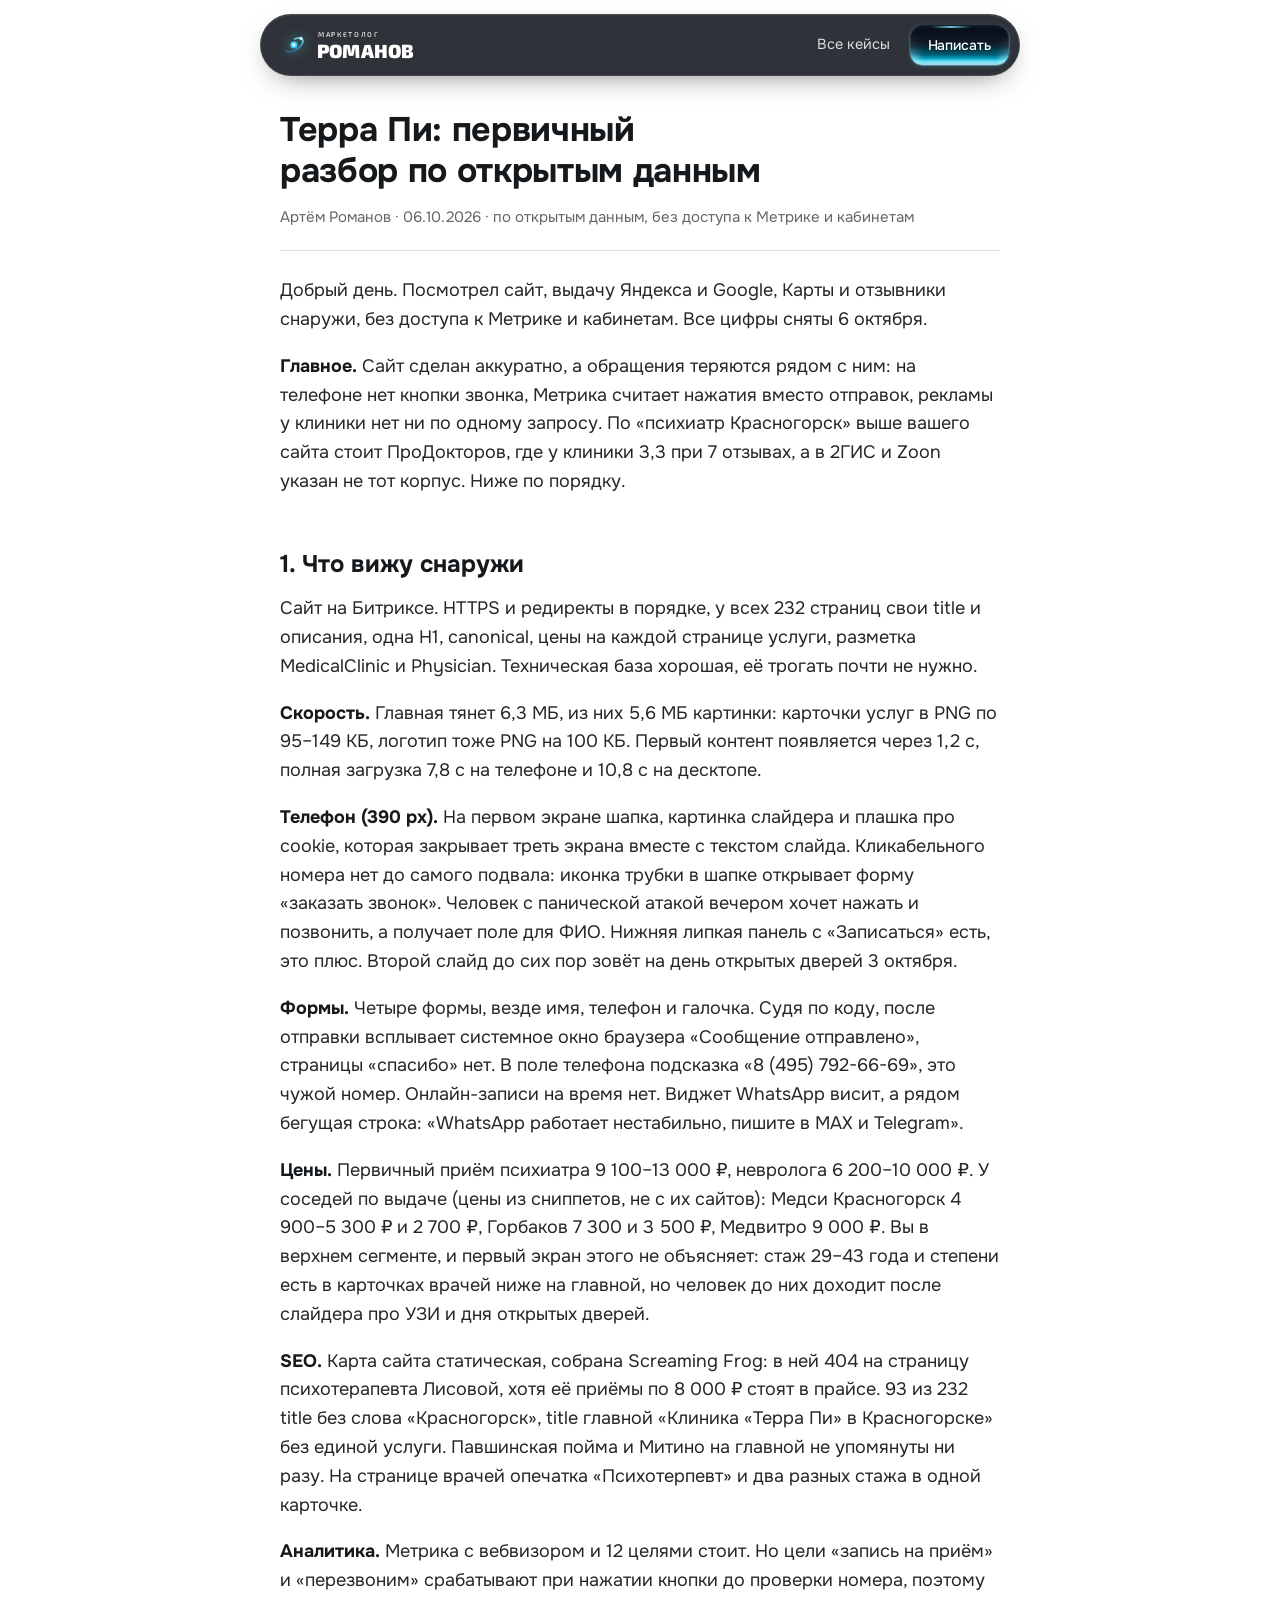
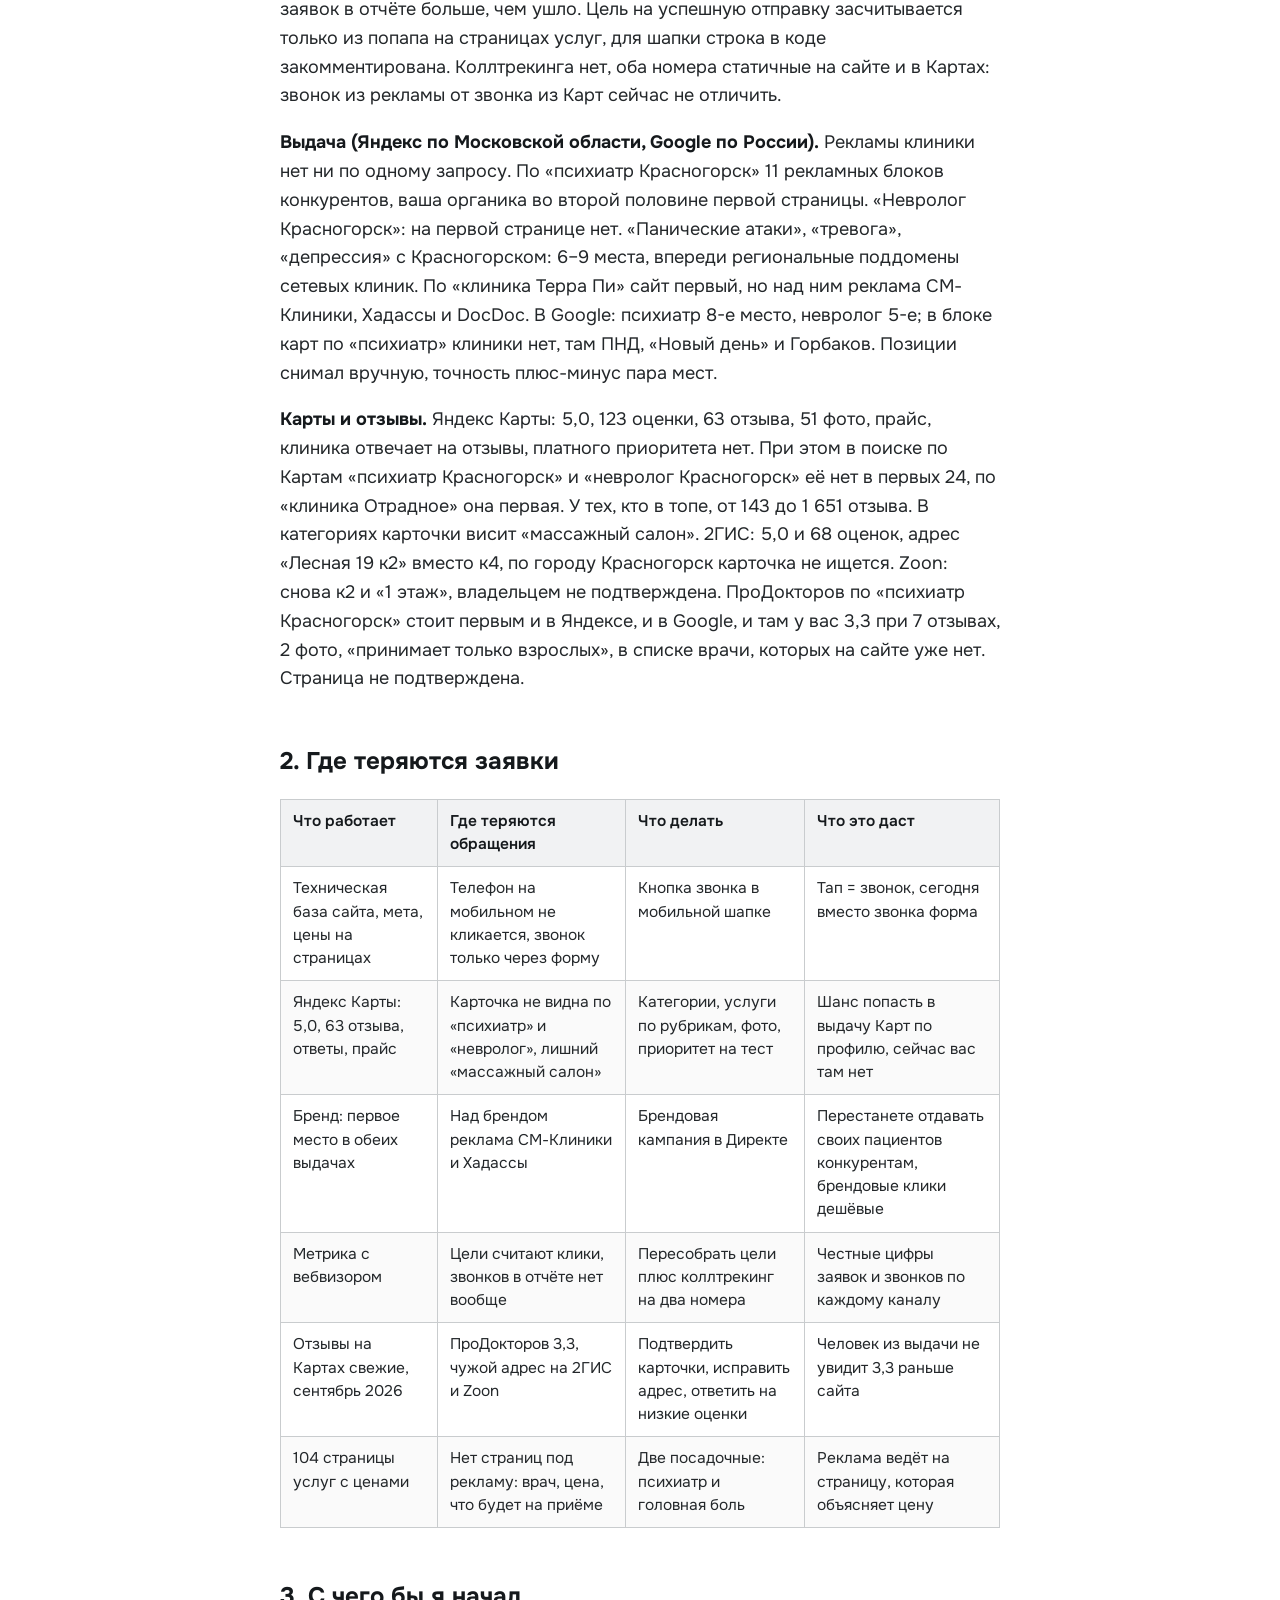
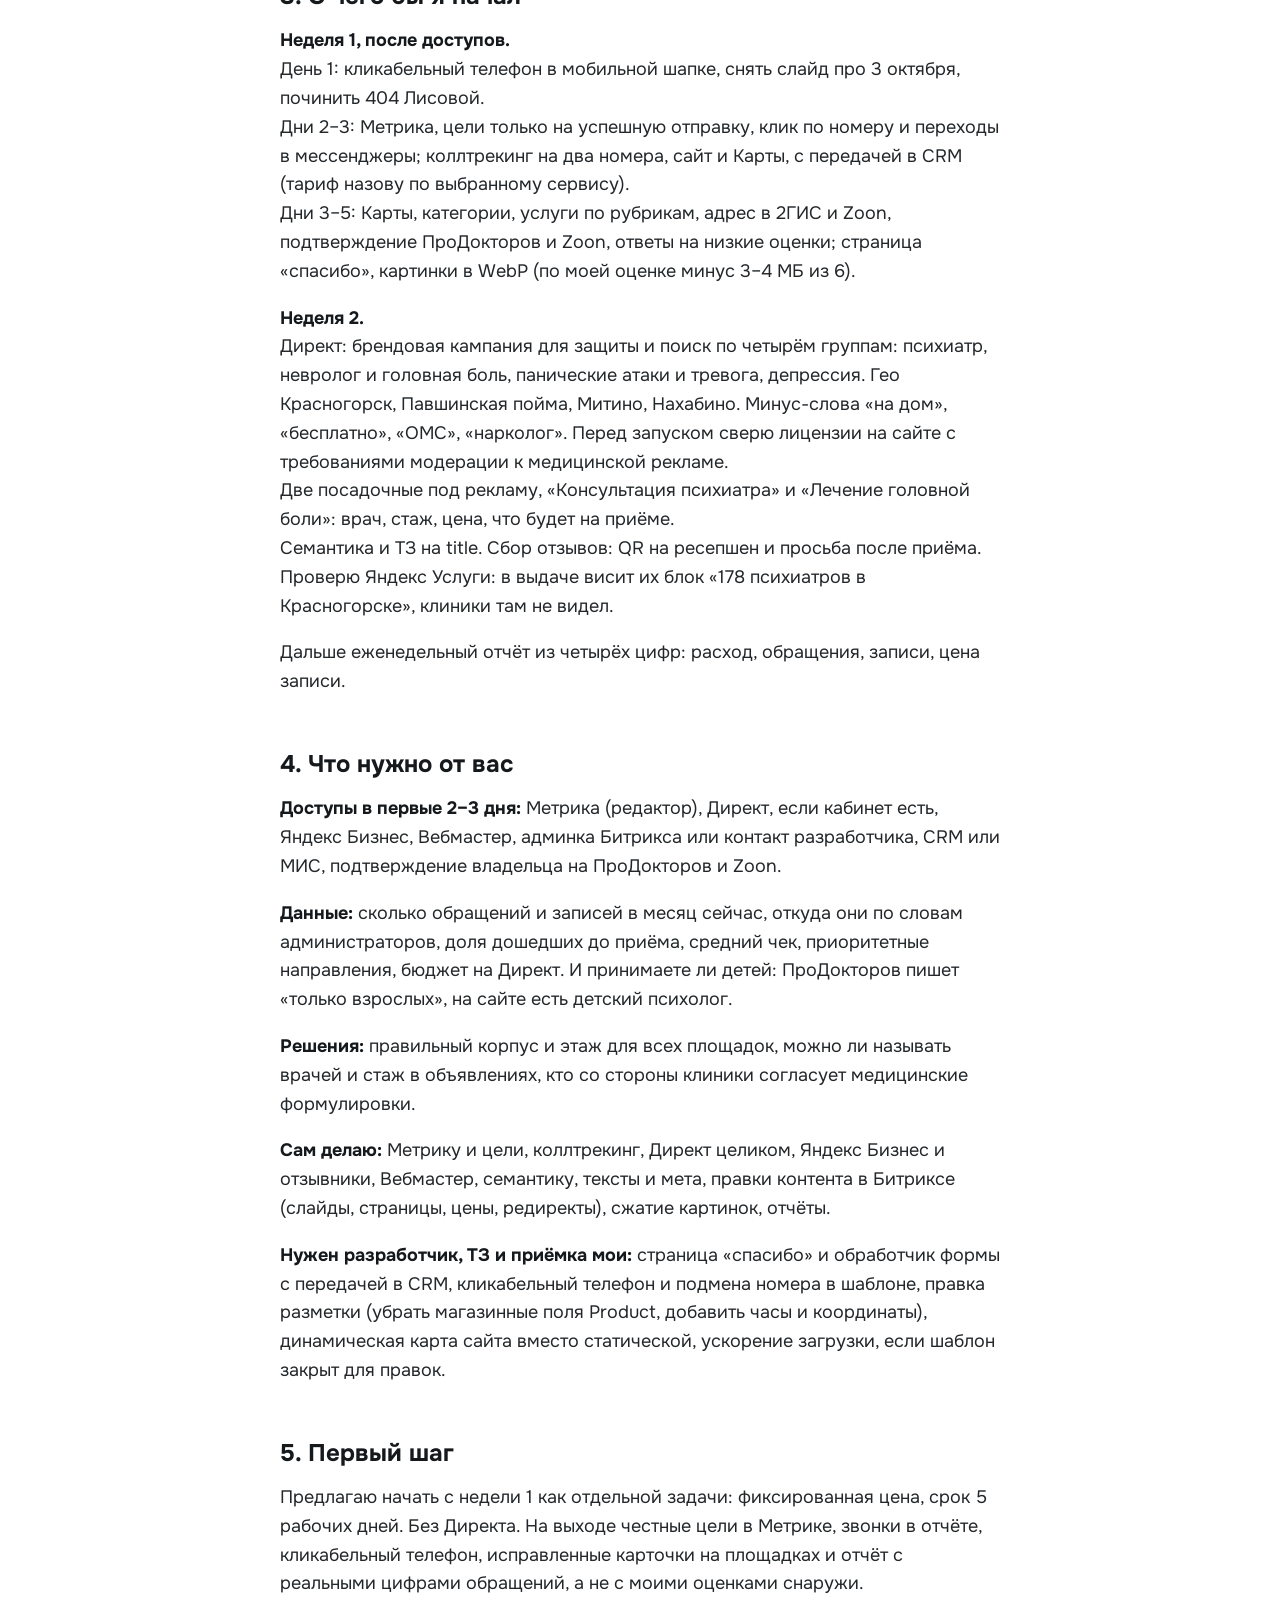
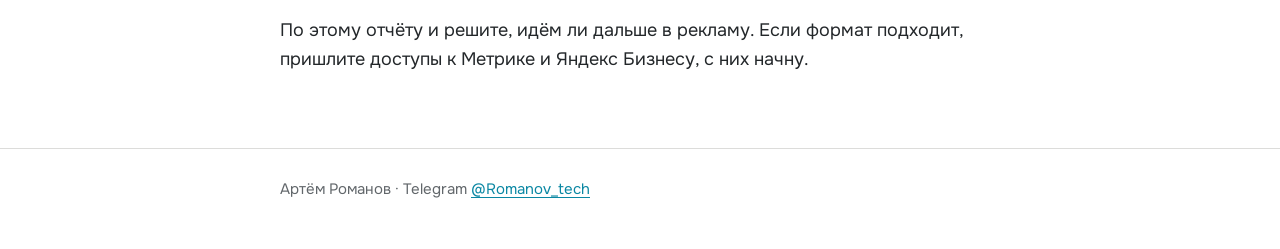
<file: portfolio/tests/terra-pi-7f3a/index.html>
<!doctype html>
<html lang="ru">
<head>
<meta charset="utf-8">
<meta name="viewport" content="width=device-width, initial-scale=1, viewport-fit=cover">
<title>Терра Пи: первичный разбор по открытым данным: Артём Романов</title>
<meta name="robots" content="noindex, nofollow">
<meta name="theme-color" content="#020204">
<link rel="preload" href="../../assets/fonts/onest-cyrillic.woff2" as="font" type="font/woff2" crossorigin>
<link rel="preload" href="../../assets/fonts/exo2-cyrillic.woff2" as="font" type="font/woff2" crossorigin>
<link rel="stylesheet" href="../../assets/style.css">
<link rel="stylesheet" href="terra.css">
</head>
<body class="doc-page">

<header class="nav">
  <a class="logo" href="../../" aria-label="Артём Романов, на главную">
    <svg viewBox="0 0 48 48" fill="none" aria-hidden="true">
      <defs>
        <linearGradient id="sw" x1="8" y1="8" x2="40" y2="40" gradientUnits="userSpaceOnUse"><stop stop-color="#8ef4ff"/><stop offset=".5" stop-color="#35d8ff"/><stop offset="1" stop-color="#0a86d8"/></linearGradient>
        <linearGradient id="sw2" x1="40" y1="10" x2="10" y2="40" gradientUnits="userSpaceOnUse"><stop stop-color="#a6f7ff"/><stop offset="1" stop-color="#0f9ae0" stop-opacity=".25"/></linearGradient>
      </defs>
      <g transform="rotate(-32 24 24)">
        <ellipse cx="24" cy="24" rx="18.5" ry="9.6" stroke="url(#sw2)" stroke-width="3.1" stroke-linecap="round" stroke-dasharray="58 30" stroke-dashoffset="14"/>
        <circle cx="41.4" cy="20.6" r="3.1" fill="#bff6ff"/>
      </g>
      <circle cx="24" cy="24" r="6.6" fill="url(#sw)"/>
      <circle cx="24" cy="24" r="2.6" fill="#fff"/>
    </svg>
    <span class="logo__t"><small>МАРКЕТОЛОГ</small><b>Романов</b></span>
  </a>
  <div class="doc-nav">
    <a class="doc-back" href="../../">Все кейсы</a>
    <a class="glow glow--sm" href="https://t.me/Romanov_tech"><span>Написать</span></a>
  </div>
</header>

<main class="doc">
<article class="doc__col">
<h1>Терра Пи: первичный разбор по открытым данным</h1>
<p class="doc__by">Артём Романов · 06.10.2026 · по открытым данным, без доступа к Метрике и кабинетам</p>

<p>Добрый день. Посмотрел сайт, выдачу Яндекса и Google, Карты и отзывники снаружи, без доступа к Метрике и кабинетам. Все цифры сняты 6 октября.</p>

<p><strong class="lab">Главное.</strong> Сайт сделан аккуратно, а обращения теряются рядом с ним: на телефоне нет кнопки звонка, Метрика считает нажатия вместо отправок, рекламы у клиники нет ни по одному запросу. По «психиатр Красногорск» выше вашего сайта стоит ПроДокторов, где у клиники 3,3 при 7 отзывах, а в 2ГИС и Zoon указан не тот корпус. Ниже по порядку.</p>

<h2>1. Что вижу снаружи</h2>

<p>Сайт на Битриксе. HTTPS и редиректы в порядке, у всех 232 страниц свои title и описания, одна H1, canonical, цены на каждой странице услуги, разметка MedicalClinic и Physician. Техническая база хорошая, её трогать почти не нужно.</p>

<p><strong class="lab">Скорость.</strong> Главная тянет 6,3 МБ, из них 5,6 МБ картинки: карточки услуг в PNG по 95–149 КБ, логотип тоже PNG на 100 КБ. Первый контент появляется через 1,2 с, полная загрузка 7,8 с на телефоне и 10,8 с на десктопе.</p>

<p><strong class="lab">Телефон (390 px).</strong> На первом экране шапка, картинка слайдера и плашка про cookie, которая закрывает треть экрана вместе с текстом слайда. Кликабельного номера нет до самого подвала: иконка трубки в шапке открывает форму «заказать звонок». Человек с панической атакой вечером хочет нажать и позвонить, а получает поле для ФИО. Нижняя липкая панель с «Записаться» есть, это плюс. Второй слайд до сих пор зовёт на день открытых дверей 3 октября.</p>

<p><strong class="lab">Формы.</strong> Четыре формы, везде имя, телефон и галочка. Судя по коду, после отправки всплывает системное окно браузера «Сообщение отправлено», страницы «спасибо» нет. В поле телефона подсказка «8 (495) 792-66-69», это чужой номер. Онлайн-записи на время нет. Виджет WhatsApp висит, а рядом бегущая строка: «WhatsApp работает нестабильно, пишите в MAX и Telegram».</p>

<p><strong class="lab">Цены.</strong> Первичный приём психиатра 9 100–13 000 ₽, невролога 6 200–10 000 ₽. У соседей по выдаче (цены из сниппетов, не с их сайтов): Медси Красногорск 4 900–5 300 ₽ и 2 700 ₽, Горбаков 7 300 и 3 500 ₽, Медвитро 9 000 ₽. Вы в верхнем сегменте, и первый экран этого не объясняет: стаж 29–43 года и степени есть в карточках врачей ниже на главной, но человек до них доходит после слайдера про УЗИ и дня открытых дверей.</p>

<p><strong class="lab">SEO.</strong> Карта сайта статическая, собрана Screaming Frog: в ней 404 на страницу психотерапевта Лисовой, хотя её приёмы по 8 000 ₽ стоят в прайсе. 93 из 232 title без слова «Красногорск», title главной «Клиника «Терра Пи» в Красногорске» без единой услуги. Павшинская пойма и Митино на главной не упомянуты ни разу. На странице врачей опечатка «Психотерпевт» и два разных стажа в одной карточке.</p>

<p><strong class="lab">Аналитика.</strong> Метрика с вебвизором и 12 целями стоит. Но цели «запись на приём» и «перезвоним» срабатывают при нажатии кнопки до проверки номера, поэтому заявок в отчёте больше, чем ушло. Цель на успешную отправку засчитывается только из попапа на страницах услуг, для шапки строка в коде закомментирована. Коллтрекинга нет, оба номера статичные на сайте и в Картах: звонок из рекламы от звонка из Карт сейчас не отличить.</p>

<p><strong class="lab">Выдача (Яндекс по Московской области, Google по России).</strong> Рекламы клиники нет ни по одному запросу. По «психиатр Красногорск» 11 рекламных блоков конкурентов, ваша органика во второй половине первой страницы. «Невролог Красногорск»: на первой странице нет. «Панические атаки», «тревога», «депрессия» с Красногорском: 6–9 места, впереди региональные поддомены сетевых клиник. По «клиника Терра Пи» сайт первый, но над ним реклама СМ-Клиники, Хадассы и DocDoc. В Google: психиатр 8-е место, невролог 5-е; в блоке карт по «психиатр» клиники нет, там ПНД, «Новый день» и Горбаков. Позиции снимал вручную, точность плюс-минус пара мест.</p>

<p><strong class="lab">Карты и отзывы.</strong> Яндекс Карты: 5,0, 123 оценки, 63 отзыва, 51 фото, прайс, клиника отвечает на отзывы, платного приоритета нет. При этом в поиске по Картам «психиатр Красногорск» и «невролог Красногорск» её нет в первых 24, по «клиника Отрадное» она первая. У тех, кто в топе, от 143 до 1 651 отзыва. В категориях карточки висит «массажный салон». 2ГИС: 5,0 и 68 оценок, адрес «Лесная 19 к2» вместо к4, по городу Красногорск карточка не ищется. Zoon: снова к2 и «1 этаж», владельцем не подтверждена. ПроДокторов по «психиатр Красногорск» стоит первым и в Яндексе, и в Google, и там у вас 3,3 при 7 отзывах, 2 фото, «принимает только взрослых», в списке врачи, которых на сайте уже нет. Страница не подтверждена.</p>

<h2>2. Где теряются заявки</h2>

<div class="tbl"><table>
<thead><tr><th scope="col">Что работает</th><th scope="col">Где теряются обращения</th><th scope="col">Что делать</th><th scope="col">Что это даст</th></tr></thead>
<tbody>
<tr><td data-label="Что работает">Техническая база сайта, мета, цены на страницах</td><td data-label="Где теряются обращения">Телефон на мобильном не кликается, звонок только через форму</td><td data-label="Что делать">Кнопка звонка в мобильной шапке</td><td data-label="Что это даст">Тап = звонок, сегодня вместо звонка форма</td></tr>
<tr><td data-label="Что работает">Яндекс Карты: 5,0, 63 отзыва, ответы, прайс</td><td data-label="Где теряются обращения">Карточка не видна по «психиатр» и «невролог», лишний «массажный салон»</td><td data-label="Что делать">Категории, услуги по рубрикам, фото, приоритет на тест</td><td data-label="Что это даст">Шанс попасть в выдачу Карт по профилю, сейчас вас там нет</td></tr>
<tr><td data-label="Что работает">Бренд: первое место в обеих выдачах</td><td data-label="Где теряются обращения">Над брендом реклама СМ-Клиники и Хадассы</td><td data-label="Что делать">Брендовая кампания в Директе</td><td data-label="Что это даст">Перестанете отдавать своих пациентов конкурентам, брендовые клики дешёвые</td></tr>
<tr><td data-label="Что работает">Метрика с вебвизором</td><td data-label="Где теряются обращения">Цели считают клики, звонков в отчёте нет вообще</td><td data-label="Что делать">Пересобрать цели плюс коллтрекинг на два номера</td><td data-label="Что это даст">Честные цифры заявок и звонков по каждому каналу</td></tr>
<tr><td data-label="Что работает">Отзывы на Картах свежие, сентябрь 2026</td><td data-label="Где теряются обращения">ПроДокторов 3,3, чужой адрес на 2ГИС и Zoon</td><td data-label="Что делать">Подтвердить карточки, исправить адрес, ответить на низкие оценки</td><td data-label="Что это даст">Человек из выдачи не увидит 3,3 раньше сайта</td></tr>
<tr><td data-label="Что работает">104 страницы услуг с ценами</td><td data-label="Где теряются обращения">Нет страниц под рекламу: врач, цена, что будет на приёме</td><td data-label="Что делать">Две посадочные: психиатр и головная боль</td><td data-label="Что это даст">Реклама ведёт на страницу, которая объясняет цену</td></tr>
</tbody>
</table></div>

<h2>3. С чего бы я начал</h2>

<p><strong class="lab">Неделя 1, после доступов.</strong><br>
День 1: кликабельный телефон в мобильной шапке, снять слайд про 3 октября, починить 404 Лисовой.<br>
Дни 2–3: Метрика, цели только на успешную отправку, клик по номеру и переходы в мессенджеры; коллтрекинг на два номера, сайт и Карты, с передачей в CRM (тариф назову по выбранному сервису).<br>
Дни 3–5: Карты, категории, услуги по рубрикам, адрес в 2ГИС и Zoon, подтверждение ПроДокторов и Zoon, ответы на низкие оценки; страница «спасибо», картинки в WebP (по моей оценке минус 3–4 МБ из 6).</p>

<p><strong class="lab">Неделя 2.</strong><br>
Директ: брендовая кампания для защиты и поиск по четырём группам: психиатр, невролог и головная боль, панические атаки и тревога, депрессия. Гео Красногорск, Павшинская пойма, Митино, Нахабино. Минус-слова «на дом», «бесплатно», «ОМС», «нарколог». Перед запуском сверю лицензии на сайте с требованиями модерации к медицинской рекламе.<br>
Две посадочные под рекламу, «Консультация психиатра» и «Лечение головной боли»: врач, стаж, цена, что будет на приёме.<br>
Семантика и ТЗ на title. Сбор отзывов: QR на ресепшен и просьба после приёма. Проверю Яндекс Услуги: в выдаче висит их блок «178 психиатров в Красногорске», клиники там не видел.</p>

<p>Дальше еженедельный отчёт из четырёх цифр: расход, обращения, записи, цена записи.</p>

<h2>4. Что нужно от вас</h2>

<p><strong class="lab">Доступы в первые 2–3 дня:</strong> Метрика (редактор), Директ, если кабинет есть, Яндекс Бизнес, Вебмастер, админка Битрикса или контакт разработчика, CRM или МИС, подтверждение владельца на ПроДокторов и Zoon.</p>

<p><strong class="lab">Данные:</strong> сколько обращений и записей в месяц сейчас, откуда они по словам администраторов, доля дошедших до приёма, средний чек, приоритетные направления, бюджет на Директ. И принимаете ли детей: ПроДокторов пишет «только взрослых», на сайте есть детский психолог.</p>

<p><strong class="lab">Решения:</strong> правильный корпус и этаж для всех площадок, можно ли называть врачей и стаж в объявлениях, кто со стороны клиники согласует медицинские формулировки.</p>

<p><strong class="lab">Сам делаю:</strong> Метрику и цели, коллтрекинг, Директ целиком, Яндекс Бизнес и отзывники, Вебмастер, семантику, тексты и мета, правки контента в Битриксе (слайды, страницы, цены, редиректы), сжатие картинок, отчёты.</p>

<p><strong class="lab">Нужен разработчик, ТЗ и приёмка мои:</strong> страница «спасибо» и обработчик формы с передачей в CRM, кликабельный телефон и подмена номера в шаблоне, правка разметки (убрать магазинные поля Product, добавить часы и координаты), динамическая карта сайта вместо статической, ускорение загрузки, если шаблон закрыт для правок.</p>

<h2>5. Первый шаг</h2>

<p>Предлагаю начать с недели 1 как отдельной задачи: фиксированная цена, срок 5 рабочих дней. Без Директа. На выходе честные цели в Метрике, звонки в отчёте, кликабельный телефон, исправленные карточки на площадках и отчёт с реальными цифрами обращений, а не с моими оценками снаружи.</p>

<p>По этому отчёту и решите, идём ли дальше в рекламу. Если формат подходит, пришлите доступы к Метрике и Яндекс Бизнесу, с них начну.</p>
</article>
</main>

<footer class="doc__foot">
  <div class="doc__col">
    <p>Артём Романов · Telegram <a href="https://t.me/Romanov_tech">@Romanov_tech</a></p>
  </div>
</footer>

</body>
</html>
</file>
<file: portfolio/assets/style.css>
@font-face{font-family:"Onest";src:url("fonts/onest-cyrillic.woff2") format("woff2");font-weight:100 900;font-display:swap;unicode-range:U+0301,U+0400-045F,U+0490-0491,U+04B0-04B1,U+2116}
@font-face{font-family:"Onest";src:url("fonts/onest-latin.woff2") format("woff2");font-weight:100 900;font-display:swap;unicode-range:U+0000-00FF,U+0131,U+0152-0153,U+02BB-02BC,U+02C6,U+02DA,U+02DC,U+0304,U+0308,U+0329,U+2000-206F,U+20AC,U+2122,U+2191,U+2193,U+2212,U+2215,U+FEFF,U+FFFD}
@font-face{font-family:"Exo 2";src:url("fonts/exo2-cyrillic.woff2") format("woff2");font-weight:600 900;font-display:swap;unicode-range:U+0301,U+0400-045F,U+0490-0491,U+04B0-04B1,U+2116}
@font-face{font-family:"Exo 2";src:url("fonts/exo2-latin.woff2") format("woff2");font-weight:600 900;font-display:swap;unicode-range:U+0000-00FF,U+0131,U+0152-0153,U+02BB-02BC,U+02C6,U+02DA,U+02DC,U+0304,U+0308,U+0329,U+2000-206F,U+20AC,U+2122,U+2191,U+2193,U+2212,U+2215,U+FEFF,U+FFFD}

/* Два мира: тёмная «сцена» (первый экран, креативы, контакты) и светлая бумага (кейсы, найм).
   Общие для обоих: бирюзовый акцент, Exo 2 в заголовках, лесенка строк. */
:root{
  --space:#020204;
  --space2:#070b14;
  --paper:#f2f1f0;
  --paper2:#f7f6f8;
  --ink:#2b3033;
  --soft:#62676b;
  --line:#dcdcda;
  --cyan:#15bcdf;
  --cyan-hi:#3fd0ef;
  --cyan-edge:#0fa3c2;
  --cyan-ink:#0a87a3;          /* бирюза для текста на светлом: контраст выше, чем у #15bcdf */
  --on-dark:#a9aeb5;
  --display:"Exo 2","Arial Narrow",sans-serif;
  --wrap:1180px;
  --step:min(160px,16vw);      /* отступ второй строки лесенки */
}
*{box-sizing:border-box}
html{scroll-behavior:smooth;-webkit-text-size-adjust:100%}
@media (prefers-reduced-motion:reduce){html{scroll-behavior:auto}}
body{margin:0;background:var(--paper);color:var(--ink);font:400 17px/1.6 "Onest",system-ui,-apple-system,"Segoe UI",Roboto,sans-serif;-webkit-font-smoothing:antialiased}
img,video{display:block;max-width:100%;height:auto}
a{color:inherit;text-decoration:none}
p,h1,h2,h3,h4,ul,dl,dd,figure{margin:0;padding:0}
ul{list-style:none}
.wrap{max-width:var(--wrap);margin:0 auto;padding-left:28px;padding-right:28px}
section[id],footer[id]{scroll-margin-top:96px}

/* ---------- кнопка с подсветкой у основания (тёмные разделы) ----------
   Свет — это фон, обрезанный собственным скруглением кнопки (overflow:hidden), а не внешнее свечение. */
.glow{display:inline-grid;place-items:center;position:relative;overflow:hidden;color:#fff;
  font:500 16px/1 "Onest",sans-serif;letter-spacing:-.005em;white-space:nowrap;
  height:54px;padding:0 28px;border-radius:14px;
  background:linear-gradient(to top,
    #9ad9ec 1px,#89dff0 2px,#79e0f1 3px,#61daef 4px,#3ec8e4 5px,
    #14a8c6 6px,#0596b3 7px,#038aa8 8px,#047796 9px,#006180 10px,
    #025066 12px,#0a4f5e 13px,#04465a 14px,#073746 16px,
    #0a2a37 18px,#0d212e 20px,#0f1824 24px,#0a121e 30px,
    #0a111d 34px,#0a111d 100%);
  box-shadow:inset 0 3px 3px -2px rgba(180,228,255,.10),inset 1px 0 0 rgba(255,255,255,.09),inset -1px 0 0 rgba(255,255,255,.09),
    0 1px 0 rgba(152,218,234,.38),1px 0 0 rgba(152,218,234,.17),-1px 0 0 rgba(152,218,234,.17),
    0 0 8px rgba(60,190,235,.10),0 2px 5px -3px rgba(90,220,255,.45);
  transition:transform .25s,box-shadow .25s,filter .25s}
.glow::before{content:"";position:absolute;left:22%;right:38%;top:.8px;height:1.9px;z-index:1;filter:blur(.55px);
  background:linear-gradient(90deg,rgba(120,225,255,0),rgba(120,225,255,.58) 34%,rgba(160,240,255,.74) 50%,rgba(120,225,255,.58) 66%,rgba(120,225,255,0))}
.glow::after{content:"";position:absolute;inset:0;border-radius:inherit;pointer-events:none;z-index:1;
  background:linear-gradient(90deg,rgba(200,245,255,.70),rgba(200,245,255,0) 13px),linear-gradient(270deg,rgba(200,245,255,.70),rgba(200,245,255,0) 13px);
  -webkit-mask:linear-gradient(to top,#000 0,#000 6px,rgba(0,0,0,.40) 12px,rgba(0,0,0,.15) 18px,rgba(0,0,0,.09) 24px,rgba(0,0,0,.02) 30px);
          mask:linear-gradient(to top,#000 0,#000 6px,rgba(0,0,0,.40) 12px,rgba(0,0,0,.15) 18px,rgba(0,0,0,.09) 24px,rgba(0,0,0,.02) 30px)}
.glow span{position:relative;z-index:2;text-shadow:0 1px 2px rgba(0,20,30,.5)}
.glow:hover{transform:translateY(-1px);filter:brightness(1.12);
  box-shadow:inset 0 1px 0 rgba(200,245,255,.6),inset 1px 0 0 rgba(170,225,255,.35),inset -1px 0 0 rgba(170,225,255,.35),0 6px 22px rgba(20,180,225,.55)}
.glow--sm{height:40px;padding:0 18px;font-size:14px;border-radius:13px}

.ghost{display:inline-flex;align-items:center;gap:10px;color:#fff;font-weight:500;font-size:16px;padding:14px 4px;opacity:.86;transition:opacity .2s}
.ghost::after{content:"";width:22px;height:1px;background:currentColor}
.ghost:hover{opacity:1}

/* ---------- кнопка со срезанными углами (светлые разделы) ---------- */
.chip{display:inline-flex;align-items:center;gap:14px;background:var(--cyan);border:1px solid var(--cyan-edge);color:#1a1c1e;
  font:700 14px/1 var(--display);text-transform:uppercase;letter-spacing:.14em;padding:15px 26px;
  clip-path:polygon(0 0,calc(100% - 13px) 0,100% 13px,100% 100%,13px 100%,0 calc(100% - 13px));
  box-shadow:0 0 0 1px rgba(21,188,223,.35),0 10px 30px -12px rgba(15,163,194,.6);transition:background .2s}
.chip::after{content:"";width:22px;height:1px;background:#1a1c1e}
.chip:hover{background:var(--cyan-hi)}

.textlink{color:var(--cyan-ink);text-decoration:underline;text-decoration-thickness:1px;text-underline-offset:4px;font-weight:500}
.textlink:hover{text-decoration-thickness:2px}

/* ---------- навигация: стеклянная капсула, общая для всей страницы ---------- */
.nav{position:fixed;z-index:50;top:14px;left:50%;transform:translateX(-50%);width:min(760px,calc(100% - 24px));height:62px;
  display:flex;align-items:center;gap:8px;padding:0 10px 0 20px;border-radius:31px;
  background:rgba(8,11,18,.84);border:1px solid rgba(255,255,255,.11);
  -webkit-backdrop-filter:blur(16px) saturate(140%);backdrop-filter:blur(16px) saturate(140%);
  box-shadow:inset 0 1px 0 rgba(255,255,255,.04),0 10px 30px -14px rgba(0,0,0,.6);color:#fff}
.logo{display:flex;align-items:center;gap:10px;flex:0 0 auto}
.logo svg{width:26px;height:26px;filter:drop-shadow(0 0 6px rgba(60,224,255,.7))}
.logo__t{display:flex;flex-direction:column;line-height:1}
.logo__t small{font:600 7px/1 var(--display);letter-spacing:.24em;opacity:.8;margin-left:1px}
.logo__t b{font:900 19px/1 var(--display);letter-spacing:.01em;margin-top:3px;text-transform:uppercase}
.navmenu{display:flex;align-items:center;flex:1;justify-content:flex-end;gap:6px}
.links{display:flex;gap:4px;margin-right:10px}
.links a{font-size:14.5px;color:rgba(255,255,255,.84);padding:8px 12px;border-radius:10px;transition:color .2s,background .2s}
.links a:hover{color:#fff;background:rgba(255,255,255,.06)}
.burger{display:none}

/* ---------- первый экран ---------- */
.hero{position:relative;z-index:2;background:var(--space);color:#fff;padding-top:128px;overflow-x:clip;isolation:isolate} /* z-index: окно цифр заходит на раздел кейсов и должно быть поверх него */
.hero::before{content:"";position:absolute;inset:0;z-index:-2;
  background:linear-gradient(180deg,rgba(25,127,255,0) 30%,rgba(25,127,255,.05) 55%,rgba(25,127,255,.07) 75%,rgba(25,127,255,.03) 100%)}
.stars{position:absolute;left:0;top:0;width:1px;height:1px;border-radius:50%;background:transparent;z-index:-1;pointer-events:none}
.hero__text{position:relative;z-index:3;text-align:center;display:flex;flex-direction:column;align-items:center;padding:0 20px}

.badge{display:inline-flex;align-items:center;height:40px;padding:0 16px 0 4px;gap:12px;border-radius:12px;
  border:1px solid rgba(255,255,255,.115);font-size:14px;color:rgba(255,255,255,.92);
  background:linear-gradient(to top,rgba(190,225,255,.175) 0,rgba(190,225,255,.128) 2px,rgba(190,225,255,.075) 4px,rgba(190,225,255,.026) 6px,rgba(255,255,255,.012) 9px);
  -webkit-backdrop-filter:blur(12px);backdrop-filter:blur(12px)}
.badge i{flex:0 0 auto;width:30px;height:30px;border-radius:8px;display:grid;place-items:center;
  background:linear-gradient(to top,#46afc8 0,#35abc7 2px,#0b859d 4px,#026c84 6px,#004e66 8px,#053f58 10px,#012c3d 12px,#031a2a 14px,#061125 16px,#090f25 19px,#090c1c 23px,#060d16 30px);
  box-shadow:inset 1px 0 0 rgba(150,220,250,.40),inset -1px 0 0 rgba(150,220,250,.52),0 0 6px rgba(60,190,230,.20)}
.badge svg{width:13px;height:16px}

h1{margin-top:28px;font:900 clamp(40px,7.4vw,96px)/.98 var(--display);text-transform:uppercase;letter-spacing:.005em;
  text-shadow:0 0 34px rgba(130,180,255,.22)}
h1 span{display:block}
h1 .h1__2{color:var(--cyan-hi);text-shadow:0 0 34px rgba(21,188,223,.35)}
.lead{margin-top:24px;font-size:clamp(16px,1.5vw,19px);line-height:1.6;color:var(--on-dark);max-width:36em}
.lead b{color:#fff;font-weight:600}
.hero__cta{display:flex;align-items:center;justify-content:center;flex-wrap:wrap;gap:12px 26px;margin-top:34px}

/* 3D-кольцо: камера в центре цилиндра, карточки касательны к нему, поэтому каждая смотрит прямо на зрителя;
   скошенный верх крайних карточек — перспектива, а не поворот. */
.showcase{position:relative;z-index:1;height:var(--sh,400px);margin-top:20px;overflow:hidden;pointer-events:none}
.ring{position:absolute;inset:0;perspective:var(--R,900px);perspective-origin:50% var(--horizon,620px);transform-style:preserve-3d}
.card{position:absolute;left:50%;top:var(--cy,200px);width:var(--cw,220px);height:var(--ch,148px);
  margin:calc(var(--ch,148px) / -2) 0 0 calc(var(--cw,220px) / -2);border-radius:12px;overflow:hidden;
  background:linear-gradient(155deg,#2b3b50,#131c28 60%,#1d1526);
  box-shadow:0 24px 46px rgba(0,0,0,.6),0 3px 8px rgba(0,0,0,.5);backface-visibility:hidden;will-change:transform;visibility:hidden}
.card img{width:100%;height:100%;object-fit:cover}
.card::after{content:"";position:absolute;inset:0;border-radius:inherit;box-shadow:inset 0 0 0 1px rgba(255,255,255,.15),inset 0 16px 30px rgba(255,255,255,.05)}
.card.broken img{display:none}

/* окно браузера с главными цифрами — перед кольцом, мостом из тёмного экрана в светлый */
.mock{position:relative;z-index:4;width:min(980px,calc(100% - 32px));margin:calc(var(--sh,400px) * -.42) auto -110px;
  border-radius:22px;overflow:hidden;background:rgba(20,20,26,.86);
  box-shadow:0 -14px 44px rgba(0,0,0,.55),0 40px 60px -30px rgba(10,20,40,.45)}
.mock__bar{height:42px;display:flex;align-items:center;justify-content:center;position:relative;
  background:linear-gradient(180deg,rgba(20,24,48,.6),rgba(15,19,38,.7))}
.mock__dots{position:absolute;left:22px;top:17px;display:flex;gap:5px}
.mock__dots i{width:8px;height:8px;border-radius:50%}
.mock__dots i:nth-child(1){background:#ee5c62}.mock__dots i:nth-child(2){background:#f6b719}.mock__dots i:nth-child(3){background:#12c02f}
.mock__omni{width:min(340px,56%);height:26px;border-radius:6px;background:rgba(9,13,26,.93);box-shadow:inset 0 0 0 1px rgba(255,255,255,.05);
  display:flex;align-items:center;justify-content:center;gap:7px;font-size:12px;color:rgba(255,255,255,.72);white-space:nowrap;overflow:hidden}
.mock__omni svg{width:10px;height:10px;opacity:.7;flex:0 0 auto}
.mock__page{margin:0 7px 7px;border-radius:12px;background:var(--paper2);color:var(--ink);
  display:grid;grid-template-columns:repeat(3,minmax(0,1fr))}
.fact{padding:30px 30px 32px;border-left:1px solid var(--line)}
.fact:first-child{border-left:0}
.fact__k{font:700 11px/1 var(--display);letter-spacing:.16em;text-transform:uppercase;color:var(--cyan-ink)}
.fact__n{margin-top:14px;font:800 clamp(34px,3.6vw,50px)/1 var(--display);letter-spacing:-.01em;white-space:nowrap}
.fact__n span{font-size:.42em;font-weight:700;color:var(--soft);margin-left:4px}
.fact__t{margin-top:10px;color:var(--soft);font-size:15px;line-height:1.45;max-width:17em}

/* ---------- лесенка заголовков разделов ---------- */
h2{font:800 clamp(38px,6vw,76px)/.98 var(--display);text-transform:uppercase;letter-spacing:.01em}
h2 span{display:block}
h2 .st{color:var(--cyan-ink);padding-left:var(--step)}
.dark h2 .st{color:var(--cyan-hi)}
.sub{margin:28px 0 0 var(--step);font-size:clamp(16px,1.5vw,18px);color:var(--soft);max-width:36em;line-height:1.65}
.note{margin:14px 0 0 var(--step);font-size:14px;color:var(--soft);max-width:44em}
.group{display:flex;align-items:center;gap:16px;margin-top:72px;font:700 13px/1 var(--display);letter-spacing:.18em;text-transform:uppercase;color:var(--ink)}
.group::before{content:"";width:12px;height:12px;background:var(--cyan);clip-path:polygon(0 0,100% 0,100% 100%,40% 100%,0 60%)}
.group::after{content:"";flex:1;height:1px;background:var(--line)}

/* ---------- кейсы ---------- */
.cases{padding-top:200px}
.case{display:grid;grid-template-columns:minmax(0,5fr) minmax(0,6fr);gap:60px;padding:48px 0;border-bottom:1px solid var(--line);align-items:start}
.case:last-of-type{border-bottom:0}
.case__meta{font:700 12px/1.3 var(--display);letter-spacing:.12em;text-transform:uppercase;color:var(--soft)}
h4{margin-top:12px;font:800 clamp(24px,2.4vw,32px)/1.08 var(--display);letter-spacing:.005em;text-wrap:balance}
.story{margin-top:20px}
.story dt{margin-top:16px;font:700 12px/1 var(--display);letter-spacing:.14em;text-transform:uppercase;color:var(--cyan-ink)}
.story dd{margin-top:6px;max-width:36em;color:#3c4246}
.nums{display:flex;flex-wrap:wrap;gap:18px 36px;margin-top:26px;padding-top:20px;border-top:1px solid var(--line)}
.nums li{font-size:14px;color:var(--soft);line-height:1.3}
.nums b{display:block;font:800 28px/1.1 var(--display);letter-spacing:-.005em;color:var(--ink);white-space:nowrap}
.after{margin-top:16px;font-size:15.5px;color:var(--soft)}
.case .chip{margin-top:24px}

/* рамка скриншота: срезанные углы, как у кнопок, и бирюзовая метка в углу */
.frame{position:relative;padding:10px;background:#fff;clip-path:polygon(0 0,calc(100% - 18px) 0,100% 18px,100% 100%,18px 100%,0 calc(100% - 18px));
  box-shadow:inset 0 0 0 1px var(--line)}
.frame::before{content:"";position:absolute;right:0;top:0;width:18px;height:18px;background:var(--cyan);clip-path:polygon(0 0,100% 100%,100% 0)}
.frame img{width:100%}
figcaption,.m__cap{margin-top:12px;font-size:14px;line-height:1.45;color:var(--soft)}
figcaption b,.m__cap b{color:var(--ink);font-weight:600}

.funnel{padding:28px 28px 12px}
.funnel__row{margin-bottom:20px}
.funnel__bar{display:block;height:14px;min-width:6px;background:linear-gradient(90deg,var(--cyan-edge),var(--cyan-hi))}
.funnel__row p{margin-top:7px;font-size:15px;color:var(--soft)}
.funnel__row b{font:800 22px/1 var(--display);color:var(--ink);margin-right:5px}

.pair{display:grid;grid-template-columns:repeat(2,minmax(0,1fr));gap:20px;max-width:560px}
.pair__t{font:700 12px/1 var(--display);letter-spacing:.14em;text-transform:uppercase;color:var(--soft);margin-bottom:10px}

/* ---------- тёмные разделы ---------- */
.dark{position:relative;background:var(--space);color:#fff;isolation:isolate}
.dark::before{content:"";position:absolute;inset:0;z-index:-1;pointer-events:none;
  background:radial-gradient(60% 40% at 80% 0%,rgba(25,127,255,.10),rgba(25,127,255,0) 70%),radial-gradient(50% 35% at 10% 60%,rgba(21,188,223,.08),rgba(21,188,223,0) 70%)}
.dark .sub,.dark .m__cap,.dark figcaption{color:var(--on-dark)}
.dark .m__cap b,.dark figcaption b{color:#fff}
.dark .textlink{color:var(--cyan-hi)}

.creatives{margin-top:96px;padding:110px 0 120px}
.mosaic{display:grid;grid-template-columns:repeat(12,minmax(0,1fr));gap:40px 28px;margin-top:56px;align-items:start}
.m picture,.m video,.m__pad{display:block;border-radius:14px;overflow:hidden;border:1px solid rgba(255,255,255,.12);background:#0d1117;
  box-shadow:0 24px 46px -20px rgba(0,0,0,.8)}
.m img{width:100%;transition:transform .5s}
.m:hover img{transform:scale(1.02)}
.m__pad{background:#fff;padding:18px 20px}
.m__pad picture{border:0;border-radius:0;box-shadow:none;background:none}
.m--search{grid-column:span 5}
.m--rsya{grid-column:span 7}
.m--leaf{grid-column:span 4}
.m__cap--row{grid-column:1/-1;margin-top:-24px}
.m--out{grid-column:1/span 8}
.m--video{grid-column:9/span 4;grid-row:span 2}
.m--land{grid-column:1/span 8}
.m--video video{width:100%;aspect-ratio:9/16;object-fit:cover;background:#111}

/* ---------- найм ---------- */
.hiring{padding-top:120px;padding-bottom:120px}
.year{display:grid;grid-template-columns:minmax(0,5fr) minmax(0,6fr);gap:48px;margin-top:56px;align-items:stretch}
.year__big{position:relative;overflow:hidden;color:#fff;background:var(--space2);border-radius:22px;padding:40px 36px 42px;
  box-shadow:inset 0 1px 0 rgba(255,255,255,.06),0 30px 60px -30px rgba(5,15,30,.7)}
.year__big::before{content:"";position:absolute;inset:auto 0 0 0;height:60%;pointer-events:none;
  background:linear-gradient(to top,rgba(21,188,223,.22),rgba(21,188,223,0))}
.year__big>*{position:relative}
.year__n{font:800 clamp(34px,4.2vw,58px)/1 var(--display);letter-spacing:-.005em;white-space:nowrap}
.year__n em{font-style:normal;color:var(--cyan-hi)}
.year__t{margin-top:12px;color:var(--on-dark);max-width:24em}
.year__n--2{margin-top:40px;font-size:clamp(28px,3.2vw,42px)}
.year__list{display:grid;grid-template-columns:repeat(2,minmax(0,1fr));gap:30px 36px;align-content:center}
.year__list li{font-size:15px;line-height:1.45;color:var(--soft);padding-top:16px;border-top:1px solid var(--line)}
.year__list b{display:block;font:800 25px/1.15 var(--display);color:var(--ink);margin-bottom:6px;white-space:nowrap}
.auto{display:grid;grid-template-columns:repeat(2,minmax(0,1fr));gap:24px 56px;margin-top:30px}
.auto li{color:var(--soft);max-width:34em;padding-left:26px;position:relative}
.auto li::before{content:"";position:absolute;left:0;top:.5em;width:10px;height:10px;background:var(--cyan);clip-path:polygon(0 0,100% 0,100% 100%,40% 100%,0 60%)}
.auto b{color:var(--ink);font-weight:600}

/* ---------- контакты ---------- */
.foot{padding:110px 0 64px}
.foot__links{display:flex;flex-wrap:wrap;gap:14px 18px;margin:36px 0 0 var(--step)}
.foot__links .glow{height:58px;font-size:17px}
.foot__small{margin:44px 0 0 var(--step);font-size:14px;color:#7d838b;max-width:40em}

a:focus-visible,.glow:focus-visible,.chip:focus-visible,button:focus-visible,video:focus-visible{outline:2px solid var(--cyan-hi);outline-offset:3px}

/* ---------- появление первого экрана ---------- */
@media (prefers-reduced-motion:no-preference){
  .js .hero__text>*,.js .showcase,.js .mock{animation:rise .9s cubic-bezier(.16,1,.3,1) both}
  .js .hero__text>:nth-child(1){animation-delay:.15s}
  .js .hero__text>:nth-child(2){animation-delay:.28s}
  .js .hero__text>:nth-child(3){animation-delay:.5s}
  .js .hero__text>:nth-child(4){animation-delay:.62s}
  .js .showcase{animation-delay:.6s;animation-duration:1.2s}
  .js .mock{animation-delay:.85s}
  .js .nav{animation:drop .7s cubic-bezier(.16,1,.3,1) both}
}
@keyframes rise{from{opacity:0;translate:0 18px}to{opacity:1;translate:0 0}}
@keyframes drop{from{opacity:0;translate:0 -10px}to{opacity:1;translate:0 0}}

/* ---------- планшет ---------- */
@media (max-width:980px){
  .burger{display:grid;place-content:center;gap:4px;margin-left:auto;width:44px;height:44px;padding:0;border:0;border-radius:14px;background:transparent;cursor:pointer;-webkit-tap-highlight-color:transparent}
  .burger span{display:block;width:19px;height:1.6px;border-radius:2px;background:rgba(255,255,255,.92);transition:transform .28s cubic-bezier(.4,0,.2,1),opacity .18s}
  .nav.open .burger span:nth-child(1){transform:translateY(5.6px) rotate(45deg)}
  .nav.open .burger span:nth-child(2){opacity:0}
  .nav.open .burger span:nth-child(3){transform:translateY(-5.6px) rotate(-45deg)}
  .navmenu{position:absolute;left:0;right:0;top:72px;flex-direction:column;align-items:stretch;padding:12px;border-radius:22px;
    border:1px solid rgba(255,255,255,.10);background:linear-gradient(180deg,#0b0f16,#070a10);
    box-shadow:0 26px 60px rgba(0,0,0,.6);opacity:0;visibility:hidden;transform:translateY(-8px);
    transition:opacity .24s,transform .28s cubic-bezier(.4,0,.2,1),visibility .28s}
  .nav.open .navmenu{opacity:1;visibility:visible;transform:none}
  .links{flex-direction:column;gap:2px;margin:0}
  .links a{font-size:16px;padding:12px 14px}
  .navmenu .glow{width:100%;height:48px;margin-top:8px;font-size:16px}
  .case{grid-template-columns:1fr;gap:28px;padding:40px 0}
  .year{grid-template-columns:1fr;gap:36px}
  .auto{grid-template-columns:1fr}
  .m--search,.m--rsya,.m--out,.m--land{grid-column:1/-1}
  .m--video{grid-column:1/-1;grid-row:auto;max-width:360px}
  .mock__page{grid-template-columns:1fr}
  .fact{border-left:0;border-top:1px solid var(--line);padding:22px 24px;display:grid;grid-template-columns:auto 1fr;gap:4px 20px;align-items:end}
  .fact:first-child{border-top:0}
  .fact__k{grid-column:1/-1}
  .fact__n{margin-top:6px}
  .fact__t{margin-top:0}
}
@media (prefers-reduced-motion:reduce){.navmenu,.burger span{transition:none}}

/* ---------- телефон ---------- */
@media (max-width:640px){
  body{font-size:16.5px}
  :root{--step:28px}
  .wrap{padding-left:18px;padding-right:18px}
  .nav{height:58px;padding-left:16px;top:10px}
  .navmenu{top:66px}
  .hero{padding-top:104px}
  .badge{font-size:13px;height:38px}
  h1{font-size:clamp(36px,11.2vw,56px)}
  .hero__cta{flex-direction:column;gap:6px}
  .mock{width:calc(100% - 24px);margin-bottom:-90px}
  .mock__omni{width:auto;max-width:calc(100% - 100px);margin-left:56px;padding:0 10px;font-size:11px}
  .fact{grid-template-columns:1fr;padding:20px}
  .fact__n{font-size:38px}
  .cases{padding-top:160px}
  h2{font-size:clamp(36px,11vw,52px)}
  .sub,.note{margin-left:0}
  .group{margin-top:56px;letter-spacing:.12em}
  .nums{gap:14px 26px}
  .nums b{font-size:24px}
  .frame{padding:6px}
  .funnel{padding:20px 18px 6px}
  .creatives{margin-top:64px;padding:80px 0}
  .mosaic{gap:30px 16px;margin-top:40px}
  .m--leaf{grid-column:1/-1}
  .m__cap--row{margin-top:-18px}
  .hiring{padding:80px 18px}
  .year__big{padding:30px 22px 32px}
  .year__n{font-size:32px}
  .year__list{grid-template-columns:1fr;gap:20px}
  .year__list b{font-size:23px}
  .foot{padding:80px 0 48px}
  .foot__links,.foot__small{margin-left:0}
  .foot__links .glow{width:100%;font-size:15px;padding:0 16px}
}
@media (max-width:360px){
  .mock__omni{font-size:9.5px;padding:0 8px}
  .mock__omni svg{display:none}
}

/* =====================================================================
   ЭФФЕКТЫ РАЗДЕЛОВ. Скрытое прячется только при .js и без reduced-motion,
   так что без скрипта страница целиком видна.
   ===================================================================== */
html{overflow-x:clip}
/* clip, а не hidden: hidden делает раздел прокручиваемым контейнером и ломает липкие карточки */
.creatives,.ribbons,.foot{overflow-x:clip}
.cases,.hiring{position:relative;isolation:isolate}

/* гигантское контурное слово за разделом, едет по горизонтали при прокрутке */
.bigword{position:absolute;z-index:-1;top:40px;left:50%;white-space:nowrap;pointer-events:none;user-select:none;
  font:900 clamp(120px,21vw,330px)/1 var(--display);text-transform:uppercase;letter-spacing:-.01em;
  color:transparent;-webkit-text-stroke:1.5px rgba(43,48,51,.10);
  transform:translateX(calc(-50% + var(--bx,0px)))}
.cases .bigword{top:120px}
.dark .bigword{-webkit-text-stroke-color:rgba(255,255,255,.07)}
.creatives .bigword{top:90px}

/* лесенка на тёмном: бирюза с переливом */
.dark h2 .st{background:linear-gradient(100deg,var(--cyan-hi) 0%,#bdf3ff 45%,var(--cyan-hi) 60%,var(--cyan) 100%);background-size:220% 100%;
  -webkit-background-clip:text;background-clip:text;color:transparent;animation:sheen 6s linear infinite}
@keyframes sheen{to{background-position:-220% 0}}

/* бегущие ленты на стыке светлого и тёмного */
.creatives{margin-top:0;padding-top:170px}
.ribbons{position:relative;z-index:6;height:150px;margin:70px 0 -75px;pointer-events:none}
.ribbon{position:absolute;left:-5%;right:-5%;overflow:hidden;padding:13px 0;white-space:nowrap}
.ribbon p{display:inline-block;font:800 20px/1 var(--display);text-transform:uppercase;letter-spacing:.08em;animation:marq 38s linear infinite}
.ribbon--a{top:30px;background:var(--cyan);color:#071419;transform:rotate(-2.6deg);box-shadow:0 10px 30px -8px rgba(21,188,223,.55)}
.ribbon--b{top:62px;background:#0a111d;color:#fff;transform:rotate(1.8deg);box-shadow:0 10px 30px -10px rgba(0,0,0,.6)}
.ribbon--b p{animation-direction:reverse;animation-duration:46s}
@keyframes marq{to{transform:translateX(-50%)}}

/* номера кейсов */
.cases{counter-reset:case}
.case{counter-increment:case;position:relative}
.case__body::before{content:counter(case,decimal-leading-zero);display:block;margin-bottom:10px;
  font:900 64px/1 var(--display);color:transparent;-webkit-text-stroke:1.5px var(--cyan-edge);transition:color .35s}
.case:hover .case__body::before{color:var(--cyan)}

/* скриншоты: окно с точками, тень, наклон за курсором и блик */
.frame{padding:40px 10px 10px;
  background:radial-gradient(circle at 18px 15px,#ee5c62 4px,transparent 4.6px),radial-gradient(circle at 32px 15px,#f6b719 4px,transparent 4.6px),
    radial-gradient(circle at 46px 15px,#12c02f 4px,transparent 4.6px),linear-gradient(#e8eaed 0 30px,#fff 30px)}
.frame.funnel{padding:52px 28px 12px}
.tilt{transform:perspective(1000px) rotateX(var(--rx,0deg)) rotateY(var(--ry,0deg));transition:transform .5s cubic-bezier(.16,1,.3,1)}
.tilt.moving{transition:transform .12s linear}
.frame::after,.m picture::after,.m__pad::after{content:"";position:absolute;inset:0;pointer-events:none;opacity:0;transition:opacity .3s;
  background:radial-gradient(420px circle at var(--mx,50%) var(--my,50%),rgba(255,255,255,.42),rgba(255,255,255,0) 45%)}
.m picture,.m__pad{position:relative}
.tilt.moving::after{opacity:1}
.zoomable{cursor:zoom-in}
.js .frame img,.js .m img{transition:clip-path 1.1s cubic-bezier(.16,1,.3,1),transform .5s}

/* креативы: листовки веером, выпрямляются при наведении; бирюзовая рамка при наведении */
.m--leaf picture{transition:rotate .5s cubic-bezier(.16,1,.3,1),translate .5s cubic-bezier(.16,1,.3,1),transform .5s cubic-bezier(.16,1,.3,1),border-color .3s,box-shadow .3s}
@media (min-width:641px){
  .m--leaf:nth-of-type(3) picture{rotate:-3deg;translate:0 10px}
  .m--leaf:nth-of-type(5) picture{rotate:3deg;translate:0 10px}
  .m--leaf:hover picture{rotate:0deg;translate:0 -6px}
}
.m picture,.m__pad,.m video{transition:border-color .3s,box-shadow .3s,transform .5s cubic-bezier(.16,1,.3,1)}
.m:hover picture,.m:hover .m__pad,.m:hover video{border-color:rgba(63,208,239,.55);box-shadow:0 0 0 1px rgba(63,208,239,.25),0 30px 60px -24px rgba(21,188,223,.45)}
.m figcaption b{transition:color .3s}
.m:hover figcaption b{color:var(--cyan-hi)}

/* тёмные разделы: мягкий прожектор за курсором */
.dark::after{content:"";position:absolute;inset:0;z-index:-1;pointer-events:none;opacity:var(--so,0);transition:opacity .4s;
  background:radial-gradient(520px circle at var(--sx,50%) var(--sy,50%),rgba(21,188,223,.10),rgba(21,188,223,0) 60%)}

/* найм: свет за курсором в тёмной карточке, линии списка растут */
.year__big::after{content:"";position:absolute;inset:0;pointer-events:none;opacity:0;transition:opacity .4s;
  background:radial-gradient(360px circle at var(--mx,50%) var(--my,50%),rgba(63,208,239,.22),rgba(63,208,239,0) 60%)}
.year__big:hover::after{opacity:1}
.year__list li{position:relative;border-top-color:transparent;transition:transform .35s}
.year__list li::before{content:"";position:absolute;left:0;top:-1px;height:1px;width:100%;background:var(--line)}
.year__list li::after{content:"";position:absolute;left:0;top:-1px;height:2px;width:0;background:var(--cyan);transition:width .6s cubic-bezier(.16,1,.3,1)}
.year__list li:hover::after{width:100%}
.year__list li:hover{transform:translateX(4px)}
.year__list li:hover b,.nums li:hover b{color:var(--cyan-ink)}
.year__list b,.nums b{transition:color .3s}
.auto li{transition:transform .35s}
.auto li:hover{transform:translateX(6px)}
.auto li::before{transition:transform .35s}
.auto li:hover::before{transform:rotate(90deg) scale(1.2)}

/* кнопки: блик пробегает при наведении, тёмные кнопки тянутся за курсором */
.chip{position:relative;overflow:hidden}
.chip::before{content:"";position:absolute;top:0;bottom:0;left:-60%;width:40%;transform:skewX(-20deg);
  background:linear-gradient(90deg,rgba(255,255,255,0),rgba(255,255,255,.65),rgba(255,255,255,0));transition:left .6s}
.chip:hover::before{left:130%}
.glow{translate:var(--gx,0px) var(--gy,0px)}

/* прогресс прокрутки — бирюзовая нить по низу капсулы; активный раздел подсвечен */
.nav::after{content:"";position:absolute;left:28px;right:28px;bottom:-1px;height:2px;border-radius:2px;transform-origin:0 50%;
  transform:scaleX(var(--prog,0));background:linear-gradient(90deg,var(--cyan-edge),var(--cyan-hi))}
.links a.on{color:#fff;background:rgba(63,208,239,.12)}

/* увеличение картинки по клику */
.lb{border:0;padding:0;background:transparent;max-width:min(1200px,94vw);max-height:94vh;overflow:visible}
.lb::backdrop{background:rgba(2,2,4,.86);-webkit-backdrop-filter:blur(8px);backdrop-filter:blur(8px)}
.lb img{max-width:min(1200px,94vw);max-height:84vh;width:auto;border-radius:14px;box-shadow:0 30px 80px rgba(0,0,0,.6)}
.lb p{margin-top:12px;color:#cfd3d8;font-size:14px;text-align:center}
.lb button{position:absolute;top:-14px;right:-14px;width:40px;height:40px;border-radius:50%;border:1px solid rgba(255,255,255,.2);
  background:#0a111d;color:#fff;font-size:22px;line-height:1;cursor:pointer}
.lb[open]{animation:lbin .35s cubic-bezier(.16,1,.3,1)}
@keyframes lbin{from{opacity:0;scale:.96}}

/* появление при прокрутке */
@media (prefers-reduced-motion:no-preference){
  .js .rv{opacity:0;translate:0 34px;transition:opacity .8s cubic-bezier(.16,1,.3,1) var(--d,0s),translate .9s cubic-bezier(.16,1,.3,1) var(--d,0s)}
  .js .rv.in{opacity:1;translate:0 0}
  .js h2.rv{opacity:1;translate:none}
  .js h2.rv span{clip-path:inset(0 0 100% 0);translate:0 .35em;transition:clip-path 1s cubic-bezier(.16,1,.3,1),translate 1s cubic-bezier(.16,1,.3,1)}
  .js h2.rv span.st{transition-delay:.14s}
  .js h2.rv.in span{clip-path:inset(-20% -5% -20% -5%);translate:0 0}
  .js .rv .frame img,.js .m.rv img{clip-path:inset(0 0 100% 0)}
  .js .rv.in .frame img,.js .m.rv.in img{clip-path:inset(0 0 0 0)}
  .js .funnel__bar{transform:scaleX(0);transform-origin:0 50%;transition:transform 1.2s cubic-bezier(.16,1,.3,1)}
  .js .funnel__row:nth-child(2) .funnel__bar{transition-delay:.15s}
  .js .funnel__row:nth-child(3) .funnel__bar{transition-delay:.3s}
  .js .funnel__row:nth-child(4) .funnel__bar{transition-delay:.45s}
  .js .in .funnel__bar{transform:none}
}
@media (prefers-reduced-motion:reduce){.ribbon p,.dark h2 .st{animation:none}.tilt{transform:none}}
.nums b,.fact__n,.year__n,.year__list b{font-variant-numeric:tabular-nums}

@media (max-width:640px){
  .ribbons{height:110px;margin:50px 0 -55px}
  .ribbon p{font-size:15px}
  .ribbon--b{top:52px}
  .creatives{padding-top:120px}
  .case__body::before{font-size:48px}
  .frame{padding:34px 6px 6px}
  .bigword{font-size:34vw}
}

/* =====================================================================
   ТЁМНАЯ ОСНОВА (06.10, «большая часть просто серая»): весь сайт на «сцене»,
   светлое осталось только на карточках. Кейсы — стопка карточек, которые наезжают друг на друга.
   ===================================================================== */
body{background:var(--space)}
.cases{padding-top:210px;padding-bottom:40px;overflow-x:clip}
.cases::before{background:
  radial-gradient(40% 30% at 10% 12%,rgba(25,127,255,.16),rgba(25,127,255,0) 70%),
  radial-gradient(38% 26% at 92% 38%,rgba(140,80,255,.13),rgba(140,80,255,0) 70%),
  radial-gradient(42% 28% at 12% 70%,rgba(21,188,223,.13),rgba(21,188,223,0) 70%),
  radial-gradient(36% 24% at 88% 92%,rgba(25,127,255,.12),rgba(25,127,255,0) 70%)}
.hiring{padding-top:120px;padding-bottom:120px;overflow-x:clip}
.hiring::before{background:radial-gradient(45% 40% at 15% 40%,rgba(21,188,223,.16),rgba(21,188,223,0) 70%),radial-gradient(40% 35% at 90% 80%,rgba(140,80,255,.12),rgba(140,80,255,0) 70%)}
.dark .note{color:var(--on-dark)}
.dark .group{color:#fff}
.dark .group::after{background:rgba(255,255,255,.12)}

/* карточка кейса */
.case{margin-top:28px;padding:48px;border:0;border-radius:28px;background:var(--paper2);color:var(--ink);
  box-shadow:0 30px 60px -30px rgba(0,0,0,.7),inset 0 1px 0 rgba(255,255,255,.6)}
.case:last-of-type{border-bottom:0}
.case__fig{position:static}
/* каждый второй кейс — тёмное стекло с бирюзовой кромкой */
.case:nth-of-type(even){background:linear-gradient(160deg,#0f1a2c,#08101c 70%);color:#fff;
  box-shadow:0 -24px 60px -20px rgba(0,0,0,.75),inset 0 0 0 1px rgba(63,208,239,.22),inset 0 1px 0 rgba(160,240,255,.25)}
.case:nth-of-type(even) .case__meta,.case:nth-of-type(even) .nums li,.case:nth-of-type(even) .after,.case:nth-of-type(even) figcaption{color:var(--on-dark)}
.case:nth-of-type(even) .story dd{color:#d3d8de}
.case:nth-of-type(even) .story dt{color:var(--cyan-hi)}
.case:nth-of-type(even) .nums{border-top-color:rgba(255,255,255,.12)}
.case:nth-of-type(even) .nums b{color:#fff}
.case:nth-of-type(even) .nums li:hover b{color:var(--cyan-hi)}
.case:nth-of-type(even) .case__body::before{-webkit-text-stroke-color:var(--cyan-hi)}

/* разделитель групп — тоже «карточка» стопки: тёмная плашка, наезжает на предыдущий кейс */
.cases .group{position:relative;margin:28px 0 0;padding:46px 48px;border-radius:28px;font-size:clamp(20px,2.4vw,30px);letter-spacing:.06em;
  background:linear-gradient(120deg,#0b4f63,#0a2233 55%,#0a111d);box-shadow:0 -24px 60px -20px rgba(0,0,0,.7),inset 0 0 0 1px rgba(63,208,239,.3)}
.cases .group::before{width:22px;height:22px}

/* найм: яркая бирюзовая карточка и стеклянные плитки */
.year__big{background:linear-gradient(150deg,#55dbf3 0%,#15bcdf 45%,#0a8fb0 100%);color:#04141b;
  box-shadow:0 30px 80px -30px rgba(21,188,223,.7),inset 0 1px 0 rgba(255,255,255,.5)}
.year__big::before{background:linear-gradient(to top,rgba(255,255,255,.18),rgba(255,255,255,0))}
.year__big::after{background:radial-gradient(360px circle at var(--mx,50%) var(--my,50%),rgba(255,255,255,.35),rgba(255,255,255,0) 60%)}
.year__big .year__t{color:rgba(4,20,27,.78)}
.year__big .year__n:not(.year__n--2){font-size:clamp(32px,3.5vw,50px)}
.year__n em{color:#fff}
.year__list{gap:16px}
.year__list li{padding:20px 22px;border:1px solid rgba(255,255,255,.09);border-radius:18px;background:rgba(255,255,255,.035);color:var(--on-dark);
  transition:transform .35s,border-color .3s,background .3s}
.year__list li::before{display:none}
.year__list li::after{left:22px;right:22px;width:auto;top:-1px;transform:scaleX(0);transform-origin:0 50%;transition:transform .6s cubic-bezier(.16,1,.3,1)}
.year__list li:hover::after{width:auto;transform:scaleX(1)}
.year__list li:hover{border-color:rgba(63,208,239,.45);background:rgba(63,208,239,.06);transform:translateY(-3px)}
.year__list b{color:#fff}
.year__list li:hover b{color:var(--cyan-hi)}
.dark .auto li{color:var(--on-dark)}
.dark .auto b{color:#fff}

@media (max-width:980px){
  .case{padding:32px 28px}
  .cases .group{padding:32px 28px}
}
@media (max-width:640px){
  .cases{padding-top:150px}
  .case{padding:26px 18px;border-radius:22px;margin-top:20px}
  .cases .group{padding:26px 18px;border-radius:22px;margin-top:20px;font-size:18px}
  .hiring{padding:80px 0}
}
</file>
<file: portfolio/creatives/creatives.css>
/* страница «Креативы»: надстройка над общим ../assets/style.css, главную страницу не затрагивает */
body.cr-page{background:var(--space)}
.cr-nav{display:flex;align-items:center;gap:8px;margin-left:auto}
.cr-back{font-size:14.5px;color:rgba(255,255,255,.84);padding:8px 12px;border-radius:10px;transition:color .2s,background .2s;white-space:nowrap}
.cr-back:hover{color:#fff;background:rgba(255,255,255,.06)}

.cr{padding:150px 0 90px;overflow-x:clip}
.cr .bigword{top:110px}
.cr__h1{margin:0;font:800 clamp(34px,5.6vw,72px)/1 var(--display);text-transform:uppercase;letter-spacing:.01em;text-shadow:none}
.cr__h1 span{display:block}
.cr__h1 .st{padding-left:var(--step);overflow-wrap:break-word}
.dark .cr__h1 .st{background:linear-gradient(100deg,var(--cyan-hi) 0%,#bdf3ff 45%,var(--cyan-hi) 60%,var(--cyan) 100%);background-size:220% 100%;
  -webkit-background-clip:text;background-clip:text;color:transparent;animation:sheen 6s linear infinite}
.cr .note{color:var(--on-dark)}

.cr__grid{list-style:none;margin:56px 0 0;padding:0;display:grid;grid-template-columns:repeat(3,minmax(0,1fr));gap:28px;align-items:stretch}
.cr__card{display:flex;flex-direction:column;min-width:0;border-radius:22px;overflow:hidden;
  background:linear-gradient(160deg,#0f1a2c,#08101c 70%);
  box-shadow:inset 0 0 0 1px rgba(63,208,239,.22),inset 0 1px 0 rgba(160,240,255,.2),0 30px 60px -30px rgba(0,0,0,.8);
  transition:transform .35s,box-shadow .3s}
.cr__card:hover{transform:translateY(-4px);box-shadow:inset 0 0 0 1px rgba(63,208,239,.55),0 30px 60px -24px rgba(21,188,223,.4)}
.cr__img{display:block;position:relative;background:#0d1117;cursor:zoom-in;border-bottom:1px solid rgba(255,255,255,.1)}
.cr__img--white{background:#fff}
.cr__img img{width:100%;height:auto}
.cr__img::after{content:"Открыть в полном размере";position:absolute;left:12px;bottom:12px;padding:8px 12px;border-radius:10px;font-size:13px;line-height:1;color:#fff;
  background:rgba(8,11,18,.82);-webkit-backdrop-filter:blur(8px);backdrop-filter:blur(8px);opacity:0;transition:opacity .25s;pointer-events:none}
.cr__img:hover::after,.cr__img:focus-visible::after{opacity:1}
.cr__body{display:flex;flex-direction:column;flex:1;padding:24px 24px 28px}
.cr__meta{font:700 12px/1.3 var(--display);letter-spacing:.12em;text-transform:uppercase;color:var(--cyan-hi)}
.cr__t{margin:10px 0 0;font:800 clamp(22px,2vw,27px)/1.1 var(--display);text-transform:none;letter-spacing:.005em;text-wrap:balance}
.cr__d{margin-top:12px;font-size:15px;line-height:1.5;color:var(--on-dark)}
.cr__n{margin-top:auto;padding-top:18px;font-size:15px;line-height:1.45;color:var(--on-dark)}
.cr__n::before{content:"";display:block;height:1px;background:rgba(255,255,255,.12);margin-bottom:16px}
.cr__n b{display:block;font:800 26px/1.1 var(--display);color:#fff;margin-bottom:6px;font-variant-numeric:tabular-nums}
.cr__more{margin-top:48px}

@media (max-width:980px){
  .cr__grid{grid-template-columns:1fr;gap:24px;max-width:640px}
  .cr__img::after{display:none}
}
@media (max-width:640px){
  .cr{padding:112px 0 64px}
  .cr .bigword{top:90px}
  .cr__h1{font-size:clamp(30px,9.4vw,46px)}
  .cr__grid{margin-top:36px}
  .cr__body{padding:20px 18px 24px}
  .cr__n b{font-size:24px}
  .cr-back{padding:8px 6px;font-size:13.5px}
  .nav{padding-right:8px}
  .logo__t b{font-size:17px}
}
</file>
<file: portfolio/tests/ofisstor/ofisstor.css>
/* страница тестового задания «Офисстор»: надстройка над общим ../../assets/style.css */
body.of-page{background:var(--space)}
.of-nav{display:flex;align-items:center;gap:8px;margin-left:auto}
.of-back{font-size:14.5px;color:rgba(255,255,255,.84);padding:8px 12px;border-radius:10px;transition:color .2s,background .2s;white-space:nowrap}
.of-back:hover{color:#fff;background:rgba(255,255,255,.06)}

.of{padding:130px 0 70px;overflow-x:clip}
.of__h1{margin:0;font:800 clamp(30px,4.8vw,58px)/1.04 var(--display);text-transform:uppercase;letter-spacing:.01em;text-shadow:none;overflow-wrap:break-word}
.of .sub{margin-left:0;max-width:40em;color:var(--on-dark)}

.of__sec{margin-top:72px}
.of__sec>h2{margin:0 0 24px;font:800 clamp(26px,3.4vw,40px)/1.1 var(--display);text-transform:none;letter-spacing:.005em;color:#fff;
  display:flex;align-items:center;gap:14px}
.of__sec>h2::before{content:"";flex:0 0 auto;width:14px;height:14px;background:var(--cyan);clip-path:polygon(0 0,100% 0,100% 100%,40% 100%,0 60%)}

/* видео */
.of__video{width:100%;max-width:360px;aspect-ratio:9/16;border-radius:20px;overflow:hidden;background:#0d1117;
  box-shadow:inset 0 0 0 1px rgba(63,208,239,.22),0 30px 60px -30px rgba(0,0,0,.8)}
.of__video video{width:100%;height:100%;object-fit:cover;background:#0d1117}
.of__cap{margin-top:14px;max-width:34em;font-size:15px;line-height:1.5;color:var(--on-dark)}

/* статья: светлая карточка, колонка до 720px */
.art{background:var(--paper2);color:var(--ink);border-radius:28px;padding:56px 28px;box-shadow:0 30px 60px -30px rgba(0,0,0,.7),inset 0 1px 0 rgba(255,255,255,.6)}
.art__in{max-width:720px;margin:0 auto;font-size:18px;line-height:1.6;color:#2b3033}
.art__in p{margin:0 0 1em}
.art__in h2{margin:0 0 .7em;font:800 clamp(28px,3.6vw,38px)/1.12 var(--display);text-transform:none;letter-spacing:.005em;color:#14181b}
.art__in h3{margin:1.7em 0 .6em;font:800 clamp(21px,2.4vw,26px)/1.2 var(--display);text-transform:none;color:#14181b}
.art__in strong{font-weight:650;color:#14181b}
.art__in p.q{margin:1.3em 0 .25em}
.art__in p.q+p{margin-top:0}

/* таблицы */
.tbl{margin:1.4em 0;overflow-x:auto;-webkit-overflow-scrolling:touch}
.tbl table{width:100%;border-collapse:collapse;font-size:16px;line-height:1.45;font-variant-numeric:tabular-nums}
.tbl th,.tbl td{padding:10px 12px;border:1px solid var(--line);text-align:left;vertical-align:top}
.tbl th{background:#e8eaed;font-weight:650;color:#14181b;white-space:nowrap}
.art .tbl table{min-width:520px}
.art .tbl tr:last-child td{font-weight:650;background:#eef1f3}

/* тёмные блоки */
.of__sec--dark .tbl th,.of__sec--dark .tbl td{border-color:rgba(255,255,255,.16)}
.of__sec--dark .tbl th{background:rgba(63,208,239,.12);color:#fff}
.of__sec--dark .tbl td{color:#d3d8de}
.of__sec--dark .tbl td strong{color:#fff}
.tbl--wide table{min-width:720px}
.tbl--wide td:nth-child(3){min-width:260px}
.tbl--keys table{min-width:560px}
.of__txt{max-width:100%}
.of__txt p{max-width:44em;margin:0 0 .9em;font-size:16.5px;line-height:1.6;color:#d3d8de}
.of__txt strong{color:#fff;font-weight:650}
.of__txt h3{margin:1.8em 0 .6em;font:800 20px/1.25 var(--display);text-transform:none;color:var(--cyan-hi)}
.of__sub{margin:1.8em 0 .6em;font:800 20px/1.25 var(--display);text-transform:none;color:var(--cyan-hi)}

pre{margin:0 0 1.2em;padding:16px 18px;border-radius:14px;background:#0a111d;border:1px solid rgba(63,208,239,.22);
  color:#cfe9f0;font:400 14px/1.55 ui-monospace,SFMono-Regular,Consolas,"Liberation Mono",monospace;white-space:pre-wrap;overflow-wrap:anywhere;max-width:52em}

.of__src{max-width:44em;margin:0;padding:0;list-style:none}
.of__src li{position:relative;padding:0 0 12px 26px;color:#d3d8de;font-size:16px;line-height:1.55}
.of__src li::before{content:"";position:absolute;left:0;top:.5em;width:10px;height:10px;background:var(--cyan);clip-path:polygon(0 0,100% 0,100% 100%,40% 100%,0 60%)}

.of__foot{margin-top:80px;padding-top:24px;border-top:1px solid rgba(255,255,255,.12);font-size:14px;line-height:1.5;color:#7d838b}

@media (max-width:640px){
  .of{padding:104px 0 48px}
  .of__sec{margin-top:52px}
  .art{padding:32px 16px;border-radius:22px}
  .art__in{font-size:17px}
  .tbl table{font-size:14.5px}
  .tbl th,.tbl td{padding:8px 9px}
  .of-back{padding:8px 6px;font-size:13.5px}
  .nav{padding-right:8px}
  .logo__t b{font-size:17px}
  pre{font-size:13px;padding:14px}
}
</file>
<file: portfolio/tests/terra-pi-7f3a/terra.css>
/* страница-разбор для клиента: рабочий документ, спокойная типографика.
   Надстройка над ../../assets/style.css; общие h1/h2/p там заданы под витрину, здесь сброшены. */
body.doc-page{background:#fff;color:#23272a}
.doc-nav{display:flex;align-items:center;gap:8px;margin-left:auto}
.doc-back{font-size:14.5px;color:rgba(255,255,255,.84);padding:8px 12px;border-radius:10px;transition:color .2s,background .2s;white-space:nowrap}
.doc-back:hover{color:#fff;background:rgba(255,255,255,.06)}

.doc{padding:110px 0 56px;font-size:18px;line-height:1.6}
.doc__col{max-width:760px;margin:0 auto;padding:0 20px}
.doc h1{margin:0;font:700 34px/1.2 "Onest",system-ui,sans-serif;text-transform:none;letter-spacing:-.01em;text-shadow:none;color:#15191c;text-wrap:balance}
.doc .doc__by{margin:14px 0 0;padding-bottom:22px;border-bottom:1px solid var(--line);font-size:15px;line-height:1.5;color:var(--soft)}
.doc h2{margin:2.2em 0 .6em;font:700 24px/1.3 "Onest",system-ui,sans-serif;text-transform:none;letter-spacing:0;color:#15191c}
.doc h3{margin:1.8em 0 .5em;font:600 20px/1.3 "Onest",system-ui,sans-serif;color:#15191c}
.doc p{margin:0 0 1em;max-width:none}
.doc .doc__by + p{margin-top:1.4em}
.doc ul{list-style:disc;margin:0 0 1em;padding-left:1.4em}
.doc li{margin:.25em 0}
.doc strong{font-weight:600;color:#15191c}
.doc .lab{font-weight:700}
.doc a{color:var(--cyan-ink);text-decoration:underline;text-underline-offset:3px}

.tbl{margin:1.2em 0 1.6em;overflow-x:auto;-webkit-overflow-scrolling:touch}
.tbl table{width:100%;border-collapse:collapse;font-size:15.5px;line-height:1.5}
.tbl th,.tbl td{border:1px solid #c9ccce;padding:10px 12px;text-align:left;vertical-align:top}
.tbl th{background:#f1f2f3;font-weight:600;color:#15191c}
.tbl tbody tr:nth-child(even) td{background:#fafafa}

.doc__foot{padding:28px 0 48px;border-top:1px solid var(--line);font-size:15px;color:var(--soft)}
.doc__foot p{margin:0}
.doc__foot a{color:var(--cyan-ink);text-decoration:underline;text-underline-offset:3px}

@media (max-width:640px){
  .doc{padding:92px 0 40px;font-size:17px}
  .doc h1{font-size:27px}
  .doc h2{font-size:21px}
  .doc-back{padding:8px 6px;font-size:13.5px}
  .nav{padding-right:8px}
  .logo__t b{font-size:17px}
  /* таблица 4×N на 390 px нечитаема: строки становятся карточками, подписи колонок берутся из data-label */
  .tbl table,.tbl tbody,.tbl tr,.tbl td{display:block;width:100%}
  .tbl thead{position:absolute;width:1px;height:1px;overflow:hidden;clip:rect(0 0 0 0)}
  .tbl tr{border:1px solid #c9ccce;margin:0 0 14px}
  .tbl td{border:0;border-top:1px solid #e3e5e6;padding:9px 12px;overflow-wrap:anywhere}
  .tbl td:first-child{border-top:0}
  .tbl td::before{content:attr(data-label);display:block;font-size:12px;line-height:1.3;font-weight:600;letter-spacing:.04em;text-transform:uppercase;color:var(--soft);margin-bottom:2px}
  .tbl tbody tr:nth-child(even) td{background:none}
}
</file>
